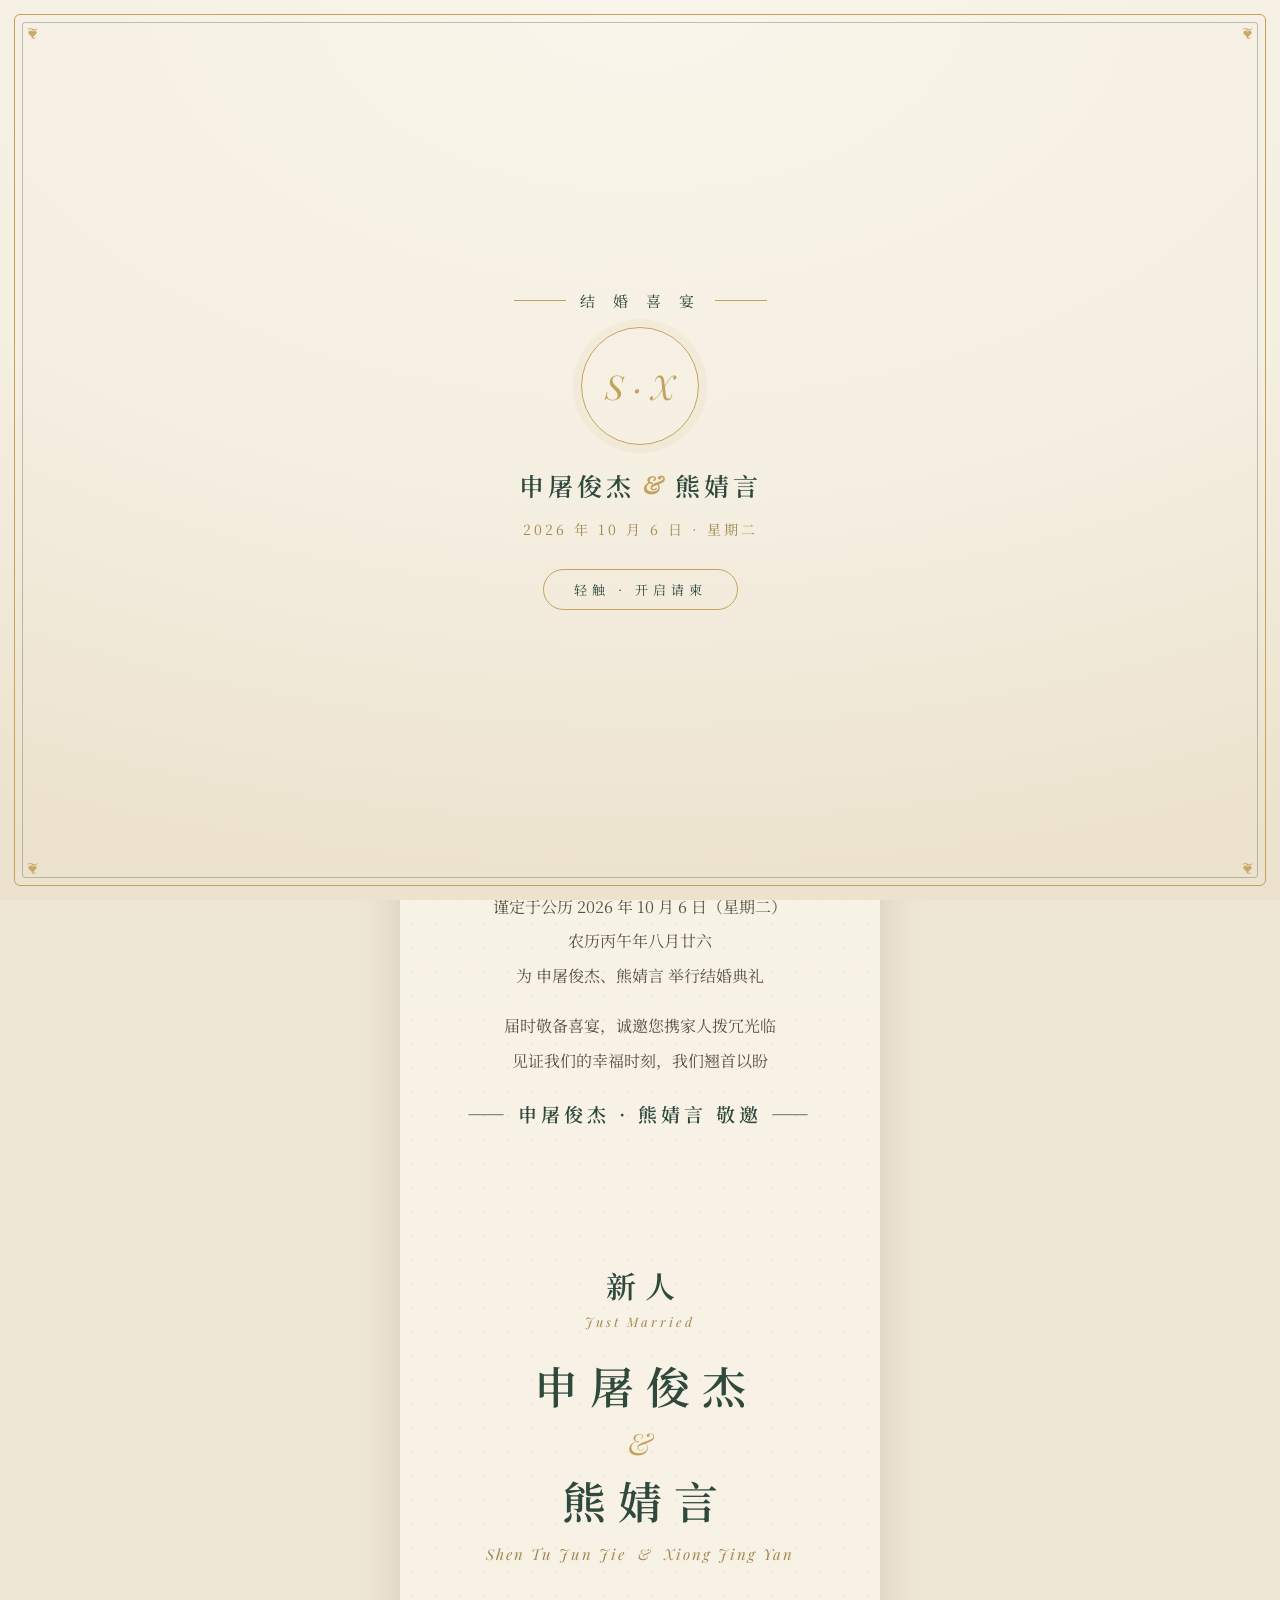
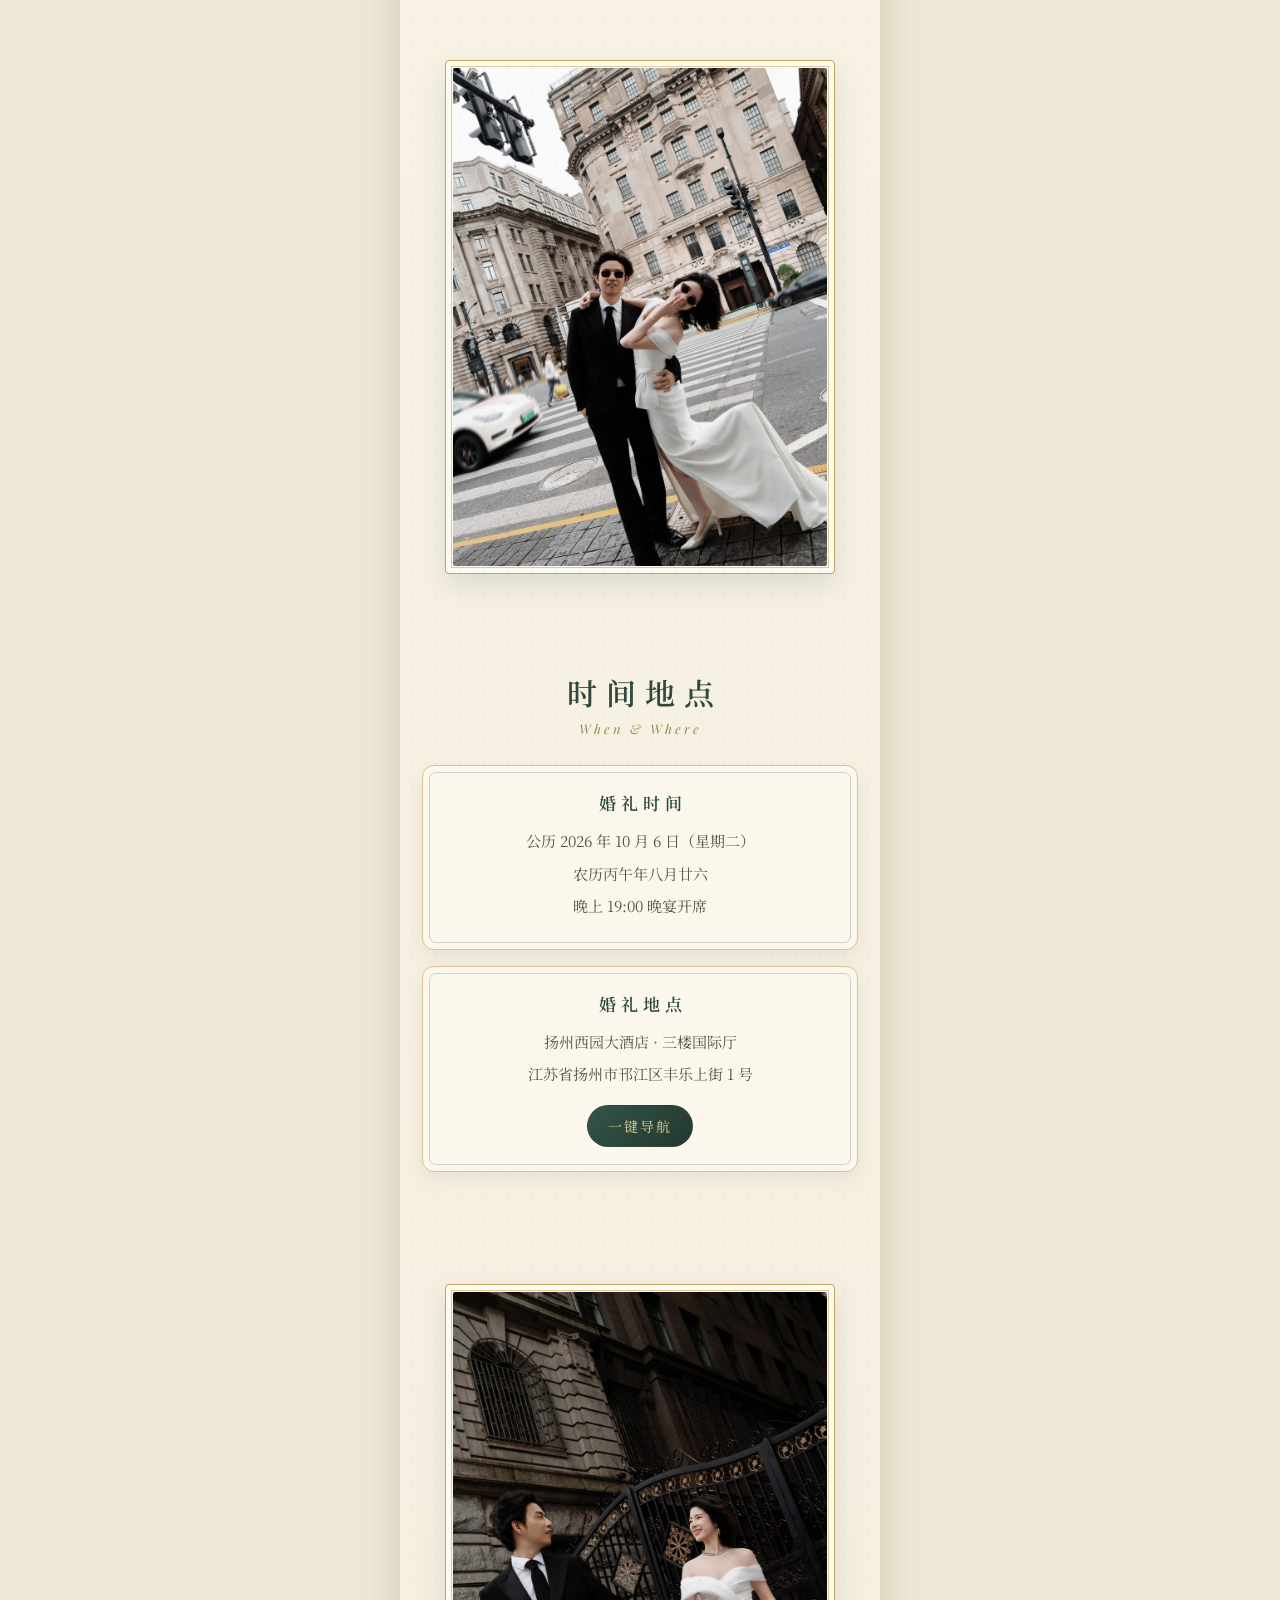
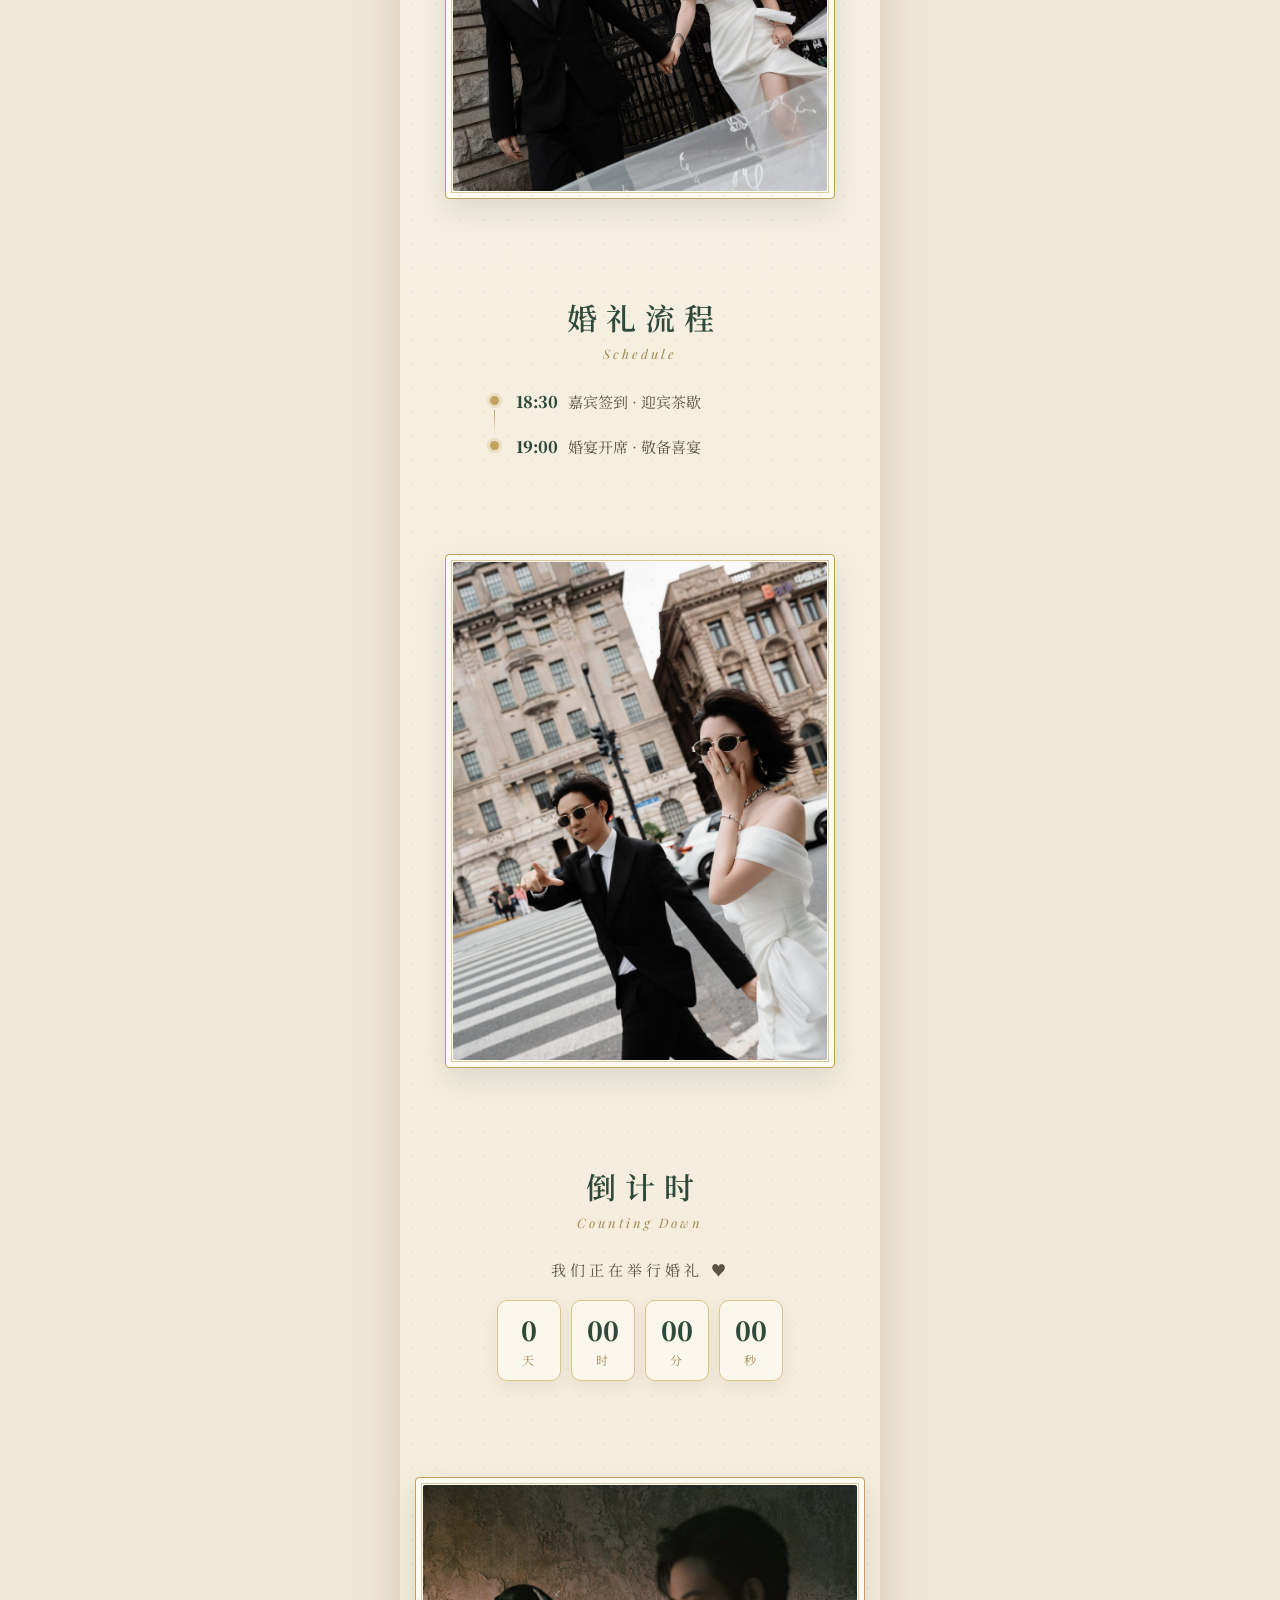
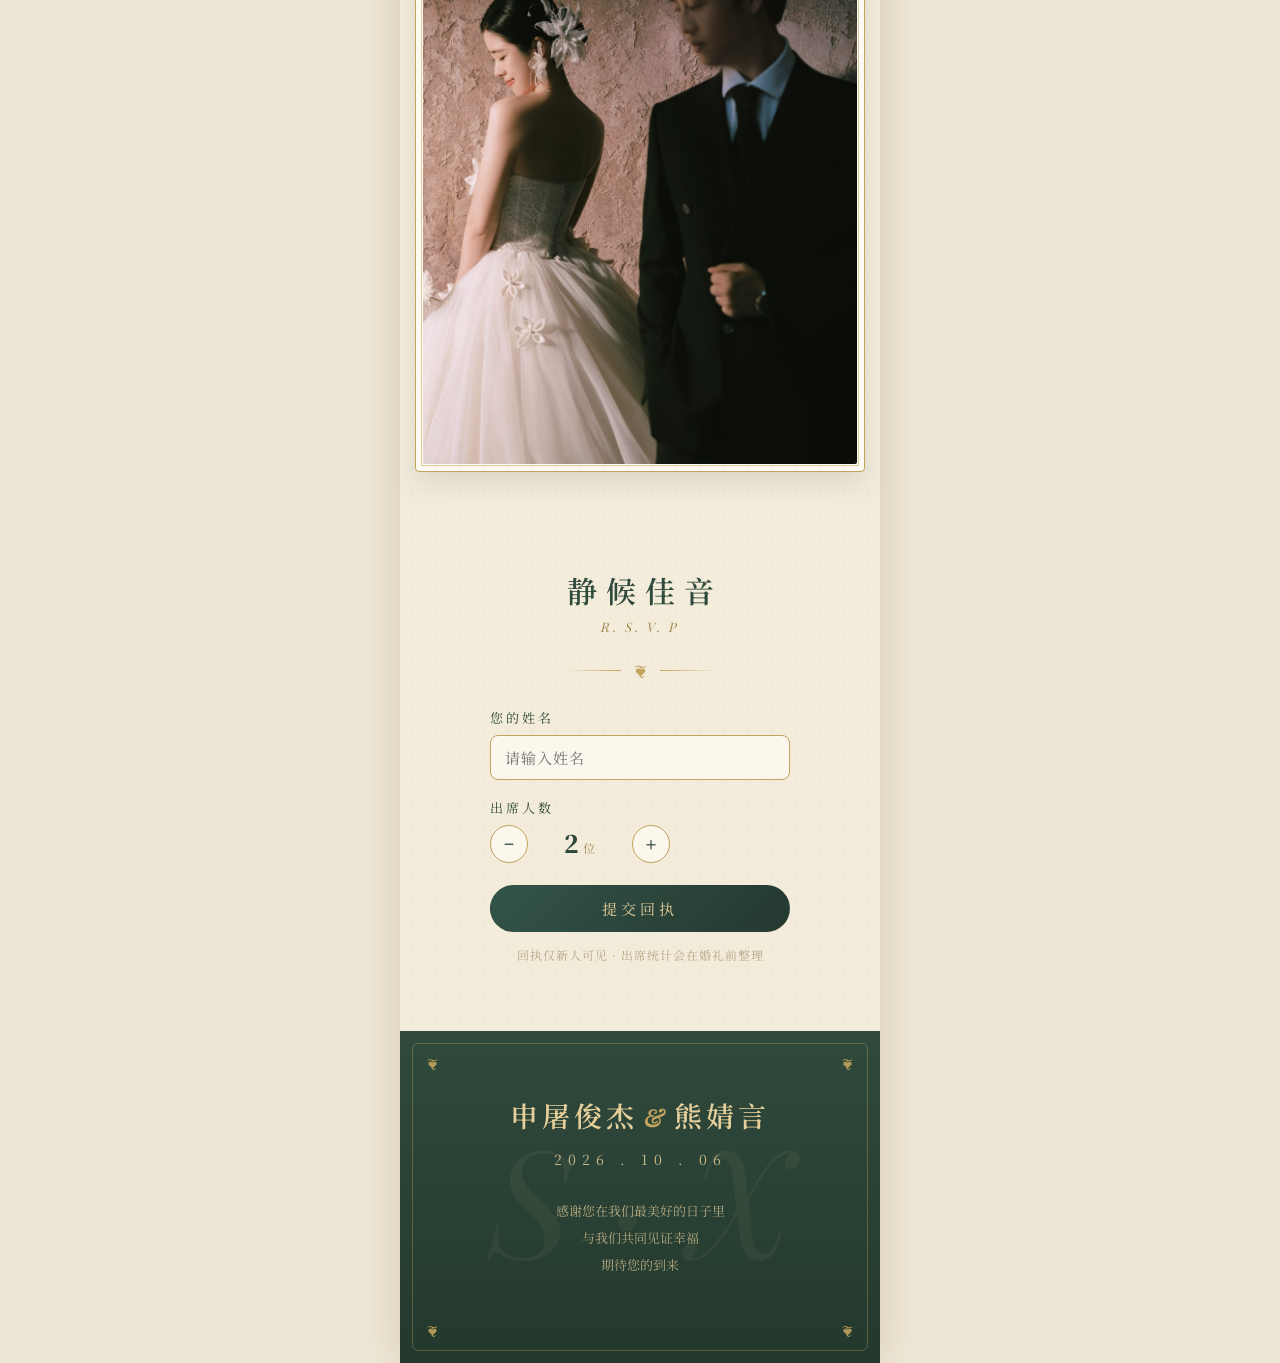
<file: index.html>
<!DOCTYPE html>
<html lang="zh-CN">
<head>
<meta charset="UTF-8">
<meta name="viewport" content="width=device-width,initial-scale=1,viewport-fit=cover">
<meta name="description" content="申屠俊杰 & 熊婧言 结婚喜宴电子请柬 · 2026年10月6日 · 诚邀您的莅临">
<title>申屠俊杰 & 熊婧言 的婚礼请柬 · 2026.10.06</title>
<!--
  ★★★ 自定义指南（改这里就够了）★★★
  1. 新人姓名：申屠俊杰 / 熊婧言（封面与页脚的字母组合章为 S · X，如需修改请搜索替换）
  2. 婚礼时间：修改页面中的日期文字，以及底部脚本里的 target（倒计时截止时间）
  3. 婚礼地点：替换「幸福大酒店 / 三楼宴会厅 / 示例市幸福路88号」，以及「一键导航」链接里的 keywords
  4. 新人照片：把 class="photo" 的占位块换成 <img src="照片.jpg">
  5. 背景音乐：给 <audio id="bgm"> 加上 src="你的音乐.mp3"
  6. 联系方式：应新人要求未展示电话；如需恢复，在地点卡片与回执区加回 tel: 链接即可
-->
<link rel="stylesheet" href="fonts/fonts.css">
<style>
  :root{
    --cream:#f5efe2;
    --cream-deep:#efe7d6;
    --green:#2f4a3c;
    --green-deep:#24382e;
    --gold:#c2a35d;
    --gold-soft:#a08850;
    --text:#5a5342;
    --play:'Playfair Display',Georgia,'Times New Roman',serif;
  }
  *{box-sizing:border-box}
  html{-webkit-text-size-adjust:100%}
  body{
    margin:0;
    font-family:'Noto Serif SC','Songti SC','STSong','SimSun',serif;
    background:var(--cream-deep);
    color:var(--text);
    -webkit-font-smoothing:antialiased;
  }
  body.locked{overflow:hidden}

  .page{
    max-width:480px;
    margin:0 auto;
    min-height:100vh;
    background:linear-gradient(180deg,#f9f4e9,#f3ebd9);
    box-shadow:0 0 40px rgba(90,70,40,.18);
    position:relative;
  }
  .page::before{
    content:'';
    position:absolute;inset:0;
    background-image:radial-gradient(rgba(47,74,60,.05) 1px,transparent 1.4px);
    background-size:24px 24px;
    pointer-events:none;
  }

  /* ❦ 四角花饰 */
  .corner{position:absolute;color:var(--gold);font-size:13px;line-height:1;opacity:.9;pointer-events:none}
  .c-tl{left:26px;top:26px}
  .c-tr{right:26px;top:26px}
  .c-bl{left:26px;bottom:26px}
  .c-br{right:26px;bottom:26px}

  /* ---------- 开场封面 ---------- */
  #cover{
    position:fixed;inset:0;z-index:100;
    display:flex;flex-direction:column;align-items:center;justify-content:center;
    gap:16px;padding:24px;text-align:center;cursor:pointer;
    background:radial-gradient(120% 100% at 50% 0%,#faf5ea 0%,#f5efe2 55%,#ece2cd 100%);
    color:var(--green);
    transition:opacity .8s ease,transform .8s ease;
  }
  #cover::before{
    content:'';position:absolute;inset:14px;
    border:1px solid var(--gold);border-radius:6px;
    pointer-events:none;
  }
  #cover::after{
    content:'';position:absolute;inset:22px;
    border:1px solid rgba(47,74,60,.3);border-radius:3px;
    pointer-events:none;
  }
  #cover.hide{opacity:0;transform:scale(1.05);pointer-events:none}
  .cover-sub{
    margin:0;display:flex;align-items:center;gap:14px;
    letter-spacing:7px;font-size:15px;color:var(--green);
  }
  .cover-sub::before,.cover-sub::after{content:'';width:52px;height:1px;background:var(--gold)}
  .cover-mono{
    width:118px;height:118px;border:1px solid var(--gold);border-radius:50%;
    display:flex;align-items:center;justify-content:center;
    font-family:var(--play);font-style:italic;font-size:34px;color:var(--gold);
    box-shadow:0 0 0 8px rgba(194,163,93,.08);
    animation:breath 3s ease-in-out infinite;
  }
  @keyframes breath{
    50%{transform:scale(1.045);box-shadow:0 0 0 13px rgba(194,163,93,.14)}
  }
  .cover-names{margin:6px 0 0;font-size:25px;letter-spacing:4px;color:var(--green);font-weight:600}
  .cover-names em{font-family:var(--play);font-style:italic;color:var(--gold);font-size:24px;padding:0 8px;vertical-align:2px}
  .cover-date{margin:0;font-size:14px;letter-spacing:3px;color:var(--gold-soft)}
  .cover-open{
    margin:14px 0 0;font-size:13px;letter-spacing:5px;color:var(--green);
    border:1px solid var(--gold);border-radius:999px;padding:10px 30px;
    animation:pulse 2s ease-in-out infinite;
  }
  @keyframes pulse{50%{transform:scale(1.06);box-shadow:0 0 18px rgba(194,163,93,.45)}}

  /* ---------- 音乐按钮 ---------- */
  #musicBtn{
    position:fixed;top:14px;right:14px;z-index:90;
    width:40px;height:40px;border-radius:50%;
    border:1px solid var(--gold);
    background:rgba(47,74,60,.9);color:#e6cf9a;font-size:18px;
    display:none;align-items:center;justify-content:center;cursor:pointer;
  }
  body.opened #musicBtn{display:flex}
  #musicBtn.on{animation:spin 3s linear infinite}
  @keyframes spin{to{transform:rotate(360deg)}}

  /* ---------- 飘落金花 ---------- */
  #petals{position:fixed;inset:0;overflow:hidden;pointer-events:none;z-index:50}
  .petal{position:absolute;top:-8vh;animation-name:fleck;animation-timing-function:linear;animation-iteration-count:infinite}
  .petal::before{content:'❦';display:block;font-size:15px;line-height:1}
  .p-g::before{color:#c9b375}
  .p-r::before{color:#b3944e}
  @keyframes fleck{
    0%  {transform:translate3d(0,-8vh,0) rotate(-20deg)}
    25% {transform:translate3d(3vw,26vh,0) rotate(15deg)}
    50% {transform:translate3d(-2vw,54vh,0) rotate(-15deg)}
    75% {transform:translate3d(3vw,82vh,0) rotate(20deg)}
    100%{transform:translate3d(0,112vh,0) rotate(-10deg)}
  }

  /* ---------- 首屏 ---------- */
  .hero{
    background:linear-gradient(180deg,#f9f4e9,#f4eddb);
    color:var(--green);text-align:center;
    padding:66px 22px 88px;position:relative;
  }
  .hero::before{
    content:'';position:absolute;inset:12px;
    border:1px solid var(--gold);border-radius:6px;pointer-events:none;
  }
  .hero::after{
    content:'';position:absolute;inset:20px;
    border:1px solid rgba(47,74,60,.25);border-radius:3px;pointer-events:none;
  }
  .hero .eyebrow{
    margin:0;font-family:var(--play);font-style:italic;
    letter-spacing:5px;font-size:13px;color:var(--gold-soft);text-transform:uppercase;
  }
  .hero h1{font-weight:600;font-size:42px;margin:20px 0 6px;color:var(--green);letter-spacing:12px;text-indent:12px}
  .hero .orn{margin:2px 0 4px;color:var(--gold);font-size:15px}
  .date-pill{
    display:inline-block;margin-top:18px;padding:8px 16px;position:relative;
    border:1px solid rgba(194,163,93,.6);border-radius:999px;
    font-size:13px;letter-spacing:1px;color:var(--green);
    white-space:nowrap;
  }
  .date-pill::before,.date-pill::after{
    content:'';display:inline-block;width:4px;height:4px;background:var(--gold);
    transform:rotate(45deg);vertical-align:2px;
  }
  .date-pill::before{margin-right:9px}
  .date-pill::after{margin-left:9px}
  .hint-box{position:absolute;bottom:20px;left:50%;transform:translateX(-50%)}
  .chevron{
    display:block;width:12px;height:12px;
    border-right:2px solid var(--gold);border-bottom:2px solid var(--gold);
    transform:rotate(45deg);
    animation:bounce 1.6s ease-in-out infinite;
  }
  @keyframes bounce{0%,100%{margin-top:0;opacity:.45}50%{margin-top:10px;opacity:1}}

  /* ---------- 通用板块 ---------- */
  section{padding:56px 22px;text-align:center;position:relative}
  .sec-title{font-weight:600;font-size:30px;color:var(--green);letter-spacing:9px;text-indent:9px;margin:0 0 6px}
  .sec-sub{font-family:var(--play);font-style:italic;font-size:13px;letter-spacing:3px;color:var(--gold-soft);margin:0 0 28px}
  .ornament{display:flex;align-items:center;gap:12px;justify-content:center;margin:0 0 30px}
  .ornament::before,.ornament::after{content:'';flex:none;width:56px;height:1px}
  .ornament::before{background:linear-gradient(90deg,transparent,var(--gold))}
  .ornament::after{background:linear-gradient(90deg,var(--gold),transparent)}
  .ornament i{font-style:normal;color:var(--gold);font-size:15px;line-height:1}
  .ornament i::before{content:'❦'}

  /* ---------- 喜帖正文 ---------- */
  .invite-text p{line-height:2.15;font-size:16px;color:var(--text);margin:0 0 16px}
  .invite-text .sign{font-size:19px;color:var(--green);letter-spacing:4px;font-weight:600}

  /* ---------- 新人 ---------- */
  .couple{display:flex;flex-direction:column;align-items:center;gap:10px;margin:14px 0 6px}
  .gname{font-size:44px;color:var(--green);letter-spacing:12px;text-indent:12px;font-weight:600;line-height:1.25}
  .amp2{font-family:var(--play);font-style:italic;color:var(--gold);font-size:30px}
  .couple-en{margin:16px 0 0;font-family:var(--play);font-style:italic;color:var(--gold-soft);letter-spacing:2px;font-size:15px}

  /* ---------- 倒计时 ---------- */
  #cd-title{margin:0 0 20px;font-size:15px;letter-spacing:4px;color:var(--text)}
  .cd{display:flex;gap:10px;justify-content:center}
  .cd-box{
    min-width:64px;padding:12px 8px 10px;
    background:#fbf7ec;border:1px solid #d9c48a;border-radius:10px;
    box-shadow:0 6px 16px rgba(90,70,40,.08);
  }
  .cd b{display:block;font-size:26px;color:var(--green);font-weight:900;font-variant-numeric:tabular-nums;line-height:1.3}
  .cd span{font-size:12px;color:var(--gold-soft);letter-spacing:2px}

  /* ---------- 信息卡片 ---------- */
  .card{
    background:#fbf7ec;border:1px solid #d9c48a;border-radius:12px;
    padding:24px 18px;margin:0 0 16px;position:relative;
    box-shadow:0 8px 20px rgba(90,70,40,.08);
  }
  .card::before{
    content:'';position:absolute;inset:6px;
    border:1px solid rgba(47,74,60,.22);border-radius:7px;pointer-events:none;
  }
  .card h3{margin:0 0 12px;font-size:17px;color:var(--green);letter-spacing:5px;text-indent:5px;font-weight:600}
  .card p{margin:4px 0;font-size:15px;color:var(--text);line-height:1.9}
  .btn-row{display:flex;gap:10px;justify-content:center;margin-top:16px;flex-wrap:wrap}
  .btn{
    display:inline-flex;align-items:center;gap:6px;
    padding:10px 20px;border-radius:999px;
    font-size:14px;letter-spacing:2px;text-decoration:none;cursor:pointer;
    border:1px solid transparent;font-family:inherit;
  }
  .btn-green{background:linear-gradient(135deg,#33544a,var(--green-deep));color:#e6cf9a}
  .btn-line{border-color:var(--gold);color:var(--green);background:transparent}

  /* ---------- 流程 ---------- */
  .timeline{max-width:300px;margin:0 auto;text-align:left}
  .tl-item{position:relative;padding:0 0 22px 26px}
  .tl-item::before{
    content:'';position:absolute;left:0;top:6px;width:9px;height:9px;
    background:var(--gold);border-radius:50%;box-shadow:0 0 0 3px rgba(194,163,93,.22);
  }
  .tl-item::after{
    content:'';position:absolute;left:4px;top:20px;bottom:0;width:1px;
    background:linear-gradient(var(--gold),transparent);
  }
  .tl-item:last-child{padding-bottom:0}
  .tl-item:last-child::after{display:none}
  .tl-time{font-weight:900;color:var(--green);font-size:16px;margin-right:10px;font-variant-numeric:tabular-nums}
  .tl-name{color:var(--text);font-size:15px}

  /* ---------- 散布照片（复古相框式） ---------- */
  figure.ph{
    margin:40px auto;max-width:390px;padding:7px;
    background:#fdfaf1;border:1px solid var(--gold);border-radius:4px;
    box-shadow:inset 0 0 0 5px #fdfaf1,inset 0 0 0 6px rgba(194,163,93,.55),
               0 12px 28px rgba(47,74,60,.13);
  }
  .ph img{display:block;width:100%;border-radius:2px}
  .ph.wide{max-width:760px}         /* 横幅照片带 */
  .ph.mid{max-width:450px}          /* 略大的主照片 */
  .ph small{                        /* 可选的照片题注 */
    display:block;margin-top:9px;text-align:center;
    font-size:12px;letter-spacing:4px;color:#b3a685;
  }

  /* ---------- 回执表单 ---------- */
  #rsvp-form{max-width:300px;margin:0 auto;text-align:left}
  .field{margin-bottom:18px}
  .field label{display:block;font-size:13px;color:var(--green);letter-spacing:3px;margin-bottom:8px}
  .field input{
    width:100%;padding:11px 14px;border:1px solid var(--gold);border-radius:8px;
    background:#fbf7ec;color:var(--text);font-family:inherit;font-size:15px;letter-spacing:1px;
  }
  .field input:focus{outline:none;border-color:var(--green)}
  .stepper{display:flex;align-items:center;gap:20px}
  .stepper button{
    width:38px;height:38px;border-radius:50%;border:1px solid var(--gold);
    background:#fbf7ec;color:var(--green);font-size:18px;cursor:pointer;line-height:1;
  }
  .count-show{display:flex;align-items:baseline;gap:4px;min-width:64px;justify-content:center}
  .count-show b{font-size:24px;font-weight:900;color:var(--green);font-variant-numeric:tabular-nums;line-height:1}
  .count-unit{font-size:12px;color:var(--gold-soft);letter-spacing:2px}
  .btn-submit{width:100%;justify-content:center;font-size:15px;letter-spacing:4px;padding:12px 0;margin-top:4px}
  .rsvp-done{text-align:center;padding:16px 0 4px}
  .rsvp-done .orn{color:var(--gold);font-size:22px}
  .done-title{font-size:20px;color:var(--green);letter-spacing:4px;margin:12px 0 8px;font-weight:600}
  .done-sub{font-size:14px;color:var(--text);letter-spacing:2px;margin:4px 0}
  .rsvp-note{font-size:12px;color:#b3a685;letter-spacing:1px;margin-top:14px;text-align:center}

  /* ---------- 页脚 ---------- */
  footer{
    background:linear-gradient(180deg,var(--green),var(--green-deep));
    color:#e6cf9a;text-align:center;padding:64px 20px 84px;position:relative;overflow:hidden;
  }
  footer::before{
    content:'';position:absolute;inset:12px;
    border:1px solid rgba(194,163,93,.35);border-radius:6px;pointer-events:none;
  }
  footer .wm{
    position:absolute;top:50%;left:50%;transform:translate(-50%,-50%);
    font-family:var(--play);font-style:italic;font-size:150px;color:rgba(230,207,154,.06);
    pointer-events:none;user-select:none;line-height:1;white-space:nowrap;
  }
  .f-names{font-size:28px;letter-spacing:4px;margin:0;font-weight:600;color:#e6cf9a}
  .f-names em{font-family:var(--play);font-style:italic;color:var(--gold);font-size:24px;padding:0 6px}
  .f-date{letter-spacing:6px;margin:14px 0 0;font-size:14px;color:rgba(230,207,154,.85)}
  .f-thanks{margin:28px 0 0;font-size:13px;color:rgba(230,207,154,.72);line-height:2.1}

  /* ---------- 提示条 ---------- */
  #toast{
    position:fixed;left:50%;bottom:12%;z-index:120;
    transform:translateX(-50%) translateY(10px);
    background:rgba(36,56,46,.94);color:#e6cf9a;
    padding:10px 22px;border-radius:999px;
    font-size:14px;letter-spacing:1px;text-align:center;max-width:82%;
    opacity:0;transition:.35s;pointer-events:none;
  }
  #toast.show{opacity:1;transform:translateX(-50%) translateY(0)}

  /* ---------- 滚动渐显 ---------- */
  html.js .reveal{opacity:0;transform:translateY(26px);transition:opacity .9s ease,transform .9s ease}
  html.js .reveal.in{opacity:1;transform:none}

  @media (prefers-reduced-motion:reduce){
    *{animation:none!important;transition:none!important}
    .petal{display:none}
  }
</style>
<noscript>
  <style>
    #cover{display:none}
    body{overflow:auto!important}
  </style>
</noscript>
</head>
<body class="locked">

<!-- 开场封面：点击开启 -->
<div id="cover" role="button" aria-label="轻触开启请柬">
  <span class="corner c-tl">❦</span><span class="corner c-tr">❦</span>
  <span class="corner c-bl">❦</span><span class="corner c-br">❦</span>
  <p class="cover-sub">结 婚 喜 宴</p>
  <div class="cover-mono">S · X</div>
  <p class="cover-names">申屠俊杰<em>&amp;</em>熊婧言</p>
  <p class="cover-date">2026 年 10 月 6 日 · 星期二</p>
  <p class="cover-open">轻触 · 开启请柬</p>
</div>

<!-- ★ 背景音乐：加上 src="你的音乐.mp3" 即可 -->
<audio id="bgm" loop preload="none"></audio>
<button id="musicBtn" aria-label="播放/暂停背景音乐">♪</button>

<div class="page">

  <!-- 首屏 -->
  <section class="hero">
    <span class="corner c-tl">❦</span><span class="corner c-tr">❦</span>
    <span class="corner c-bl">❦</span><span class="corner c-br">❦</span>
    <p class="eyebrow">The Wedding Invitation</p>
    <h1>我们结婚啦</h1>
    <div class="orn">❦</div>
    <span class="date-pill">2026.10.06 · 星期二 · 西园大酒店</span>
    <div class="hint-box"><span class="chevron"></span></div>
  </section>

  <!-- 照片 · 庭院全景 -->
  <figure class="ph wide reveal"><img src="photos/photo-hero.jpg?v=20260823" alt="欧式庭院拱门合影" loading="lazy"></figure>

  <!-- 喜帖正文 -->
  <section>
    <div class="reveal">
      <h2 class="sec-title">喜帖</h2>
      <p class="sec-sub">Wedding Invitation</p>
    </div>
    <div class="ornament reveal"><i></i></div>
    <div class="invite-text reveal">
      <p>谨定于公历 2026 年 10 月 6 日（星期二）<br>农历丙午年八月廿六<br>为 申屠俊杰、熊婧言 举行结婚典礼</p>
      <p>届时敬备喜宴，诚邀您携家人拨冗光临<br>见证我们的幸福时刻，我们翘首以盼</p>
      <p class="sign">—— 申屠俊杰 · 熊婧言 敬邀 ——</p>
    </div>
  </section>

  <!-- 新人 -->
  <section>
    <div class="reveal">
      <h2 class="sec-title">新人</h2>
      <p class="sec-sub">Just Married</p>
    </div>
    <div class="couple reveal">
        <span class="gname">申屠俊杰</span>
        <span class="amp2">&amp;</span>
        <span class="gname">熊婧言</span>
    </div>
    <p class="couple-en reveal">Shen Tu Jun Jie &nbsp;&amp;&nbsp; Xiong Jing Yan</p>
  </section>

  <!-- 照片 · 楼梯扶腰回眸 -->
  <figure class="ph reveal"><img src="photos/photo-1.jpg?v=20260823" alt="楼梯间扶腰回眸合影" loading="lazy"></figure>

  <!-- 时间 · 地点 -->
  <section>
    <div class="reveal">
      <h2 class="sec-title">时间地点</h2>
      <p class="sec-sub">When &amp; Where</p>
    </div>
    <div class="card reveal">
      <h3>婚礼时间</h3>
      <p>公历 2026 年 10 月 6 日（星期二）</p>
      <p>农历丙午年八月廿六</p>
      <p>晚上 19:00 晚宴开席</p>
    </div>
    <div class="card reveal">
      <h3>婚礼地点</h3>
      <p>扬州西园大酒店 · 三楼国际厅</p>
      <p>江苏省扬州市邗江区丰乐上街 1 号</p>
      <div class="btn-row">
        <a class="btn btn-green" href="https://uri.amap.com/search?keywords=扬州西园大酒店" target="_blank" rel="noopener">一键导航</a>
      </div>
    </div>
  </section>

  <!-- 照片 · 林间相依 -->
  <figure class="ph reveal"><img src="photos/photo-2.jpg?v=20260823" alt="林间头纱相依合影" loading="lazy"></figure>

  <!-- 婚礼流程 -->
  <section>
    <div class="reveal">
      <h2 class="sec-title">婚礼流程</h2>
      <p class="sec-sub">Schedule</p>
    </div>
    <div class="timeline reveal">
      <div class="tl-item"><span class="tl-time">18:30</span><span class="tl-name">嘉宾签到 · 迎宾茶歇</span></div>
      <div class="tl-item"><span class="tl-time">19:00</span><span class="tl-name">婚宴开席 · 敬备喜宴</span></div>
    </div>
  </section>

  <!-- 照片 · 楼梯暖光 -->
  <figure class="ph reveal"><img src="photos/photo-3.jpg?v=20260823" alt="楼梯间暖光对视" loading="lazy"></figure>

  <!-- 倒计时 -->
  <section>
    <div class="reveal">
      <h2 class="sec-title">倒计时</h2>
      <p class="sec-sub">Counting Down</p>
    </div>
    <p id="cd-title" class="reveal">距婚礼盛典还有</p>
    <div class="cd reveal">
      <div class="cd-box"><b id="cd-d">--</b><span>天</span></div>
      <div class="cd-box"><b id="cd-h">--</b><span>时</span></div>
      <div class="cd-box"><b id="cd-m">--</b><span>分</span></div>
      <div class="cd-box"><b id="cd-s">--</b><span>秒</span></div>
    </div>
  </section>

  <!-- 照片 · 暖光相依 -->
  <figure class="ph mid reveal"><img src="photos/photo-4.jpg?v=20260823" alt="暖光相依而坐合影" loading="lazy"></figure>

  <!-- 回复邀请 -->
  <section>
    <div class="reveal">
      <h2 class="sec-title">静候佳音</h2>
      <p class="sec-sub">R. S. V. P</p>
    </div>
    <div class="ornament reveal"><i></i></div>
    <form id="rsvp-form" class="reveal" autocomplete="off">
      <div class="field">
        <label for="guest-name">您的姓名</label>
        <input id="guest-name" name="name" type="text" maxlength="20" placeholder="请输入姓名" required>
      </div>
      <div class="field">
        <label>出席人数</label>
        <div class="stepper" id="stepper">
          <button type="button" id="count-minus" aria-label="减少人数">−</button>
          <span class="count-show"><b id="count-val">2</b><span class="count-unit">位</span></span>
          <button type="button" id="count-plus" aria-label="增加人数">＋</button>
        </div>
      </div>
      <button type="submit" class="btn btn-green btn-submit">提交回执</button>
      <p class="rsvp-note">回执仅新人可见 · 出席统计会在婚礼前整理</p>
    </form>
  </section>

  <footer>
    <span class="corner c-tl">❦</span><span class="corner c-tr">❦</span>
    <span class="corner c-bl">❦</span><span class="corner c-br">❦</span>
    <span class="wm" aria-hidden="true">S · X</span>
    <p class="f-names">申屠俊杰<em>&amp;</em>熊婧言</p>
    <p class="f-date">2026 . 10 . 06</p>
    <p class="f-thanks">感谢您在我们最美好的日子里<br>与我们共同见证幸福<br>期待您的到来</p>
  </footer>

</div>

<div id="toast" role="status"></div>

<script>
(function(){
  var d = document;
  d.documentElement.classList.add('js');
  function $(s){ return d.querySelector(s); }
  function $$(s){ return Array.prototype.slice.call(d.querySelectorAll(s)); }

  /* ---------- 提示条 ---------- */
  var toastTimer = null;
  function toast(msg){
    var t = $('#toast');
    t.textContent = msg;
    t.classList.add('show');
    clearTimeout(toastTimer);
    toastTimer = setTimeout(function(){ t.classList.remove('show'); }, 2600);
  }

  /* ---------- 开场封面 ---------- */
  var cover = $('#cover');
  var bgm = $('#bgm'), musicBtn = $('#musicBtn'), playing = false;
  cover.addEventListener('click', function(){
    d.body.classList.remove('locked');
    d.body.classList.add('opened');
    cover.classList.add('hide');
    if (bgm.getAttribute('src')) {
      bgm.play().then(function(){ playing = true; musicBtn.classList.add('on'); }).catch(function(){});
    }
    setTimeout(function(){ if (cover.parentNode) cover.parentNode.removeChild(cover); }, 900);
  });

  /* ---------- 背景音乐开关 ---------- */
  musicBtn.addEventListener('click', function(e){
    e.stopPropagation();
    if (!bgm.getAttribute('src')) {
      toast('尚未配置背景音乐：请给 <audio id="bgm"> 填上 src');
      return;
    }
    if (playing) {
      bgm.pause(); musicBtn.classList.remove('on'); playing = false;
    } else {
      bgm.play().then(function(){ musicBtn.classList.add('on'); playing = true; })
                .catch(function(){ toast('播放失败，请再试一次'); });
    }
  });

  /* ---------- 飘落金花 ---------- */
  var petalWrap = d.createElement('div');
  petalWrap.id = 'petals';
  d.body.appendChild(petalWrap);
  for (var i = 0; i < 16; i++) {
    var p = d.createElement('span');
    p.className = 'petal ' + (i % 3 === 0 ? 'p-g' : 'p-r');
    var size = 10 + Math.random() * 8;
    p.style.cssText =
      'left:' + (Math.random() * 100).toFixed(1) + 'vw;' +
      'width:' + size.toFixed(1) + 'px;height:' + size.toFixed(1) + 'px;' +
      'animation-duration:' + (10 + Math.random() * 9).toFixed(1) + 's;' +
      'animation-delay:-' + (Math.random() * 16).toFixed(1) + 's;' +
      'opacity:' + (0.4 + Math.random() * 0.35).toFixed(2);
    petalWrap.appendChild(p);
  }

  /* ---------- 滚动渐显 ---------- */
  var io = ('IntersectionObserver' in window)
    ? new IntersectionObserver(function(entries){
        entries.forEach(function(en){
          if (en.isIntersecting) { en.target.classList.add('in'); io.unobserve(en.target); }
        });
      }, { threshold: 0.15 })
    : null;
  $$('.reveal').forEach(function(el, i){
    el.style.transitionDelay = (i % 3) * 0.08 + 's';
    if (io) io.observe(el); else el.classList.add('in');
  });

  /* ---------- 倒计时 ★ 修改婚礼时间请同步改这里 ---------- */
  var target = new Date('2026-10-06T19:00:00+08:00').getTime();
  var cdD = $('#cd-d'), cdH = $('#cd-h'), cdM = $('#cd-m'), cdS = $('#cd-s');
  function pad(n){ return (n < 10 ? '0' : '') + n; }
  function tick(){
    var diff = target - Date.now();
    if (diff <= 0) { $('#cd-title').textContent = '我们正在举行婚礼 ♥'; diff = 0; }
    var s = Math.floor(diff / 1000);
    cdD.textContent = Math.floor(s / 86400);
    cdH.textContent = pad(Math.floor(s / 3600) % 24);
    cdM.textContent = pad(Math.floor(s / 60) % 60);
    cdS.textContent = pad(s % 60);
  }
  tick();
  setInterval(tick, 1000);

  /* ---------- 回执收集 ----------
     endpoint 已配置为 FormSubmit AJAX 接口，回执发送至 491042472@qq.com
     首次提交后需在该邮箱中点击 FormSubmit 激活邮件才正式生效          */
  var RSVP = { endpoint: 'https://formsubmit.co/ajax/491042472@qq.com', externalUrl: '' };

  var count = 2;
  var countVal = $('#count-val');
  function setCount(n){ count = Math.min(12, Math.max(1, n)); countVal.textContent = count; }
  $('#count-minus').addEventListener('click', function(){ setCount(count - 1); });
  $('#count-plus').addEventListener('click', function(){ setCount(count + 1); });

  function esc(s){
    return String(s).replace(/[&<>"']/g, function(c){
      return {'&':'&amp;','<':'&lt;','>':'&gt;','"':'&quot;',"'":'&#39;'}[c];
    });
  }

  $('#rsvp-form').addEventListener('submit', function(e){
    e.preventDefault();
    var name = $('#guest-name').value.trim();
    if (!name) { toast('请先填写您的姓名'); $('#guest-name').focus(); return; }
    if (!RSVP.endpoint && RSVP.externalUrl) { window.location.href = RSVP.externalUrl; return; }
    if (!RSVP.endpoint) { toast('回执通道配置中，请稍后再试'); return; }
    var btn = this.querySelector('.btn-submit');
    btn.disabled = true; btn.textContent = '提交中…';
    fetch(RSVP.endpoint, {
      method: 'POST',
      headers: { 'Accept': 'application/json', 'Content-Type': 'application/json' },
      body: JSON.stringify({ _subject: '婚礼回执 · ' + name + ' · ' + count + '位', 姓名: name, 出席人数: count })
    }).then(function(r){
      return r.json().then(function(j){
        if (r.ok && (j.success === 'true' || j.success === true)) return j;
        return Promise.reject(j);
      });
    })
      .then(function(){
        $('#rsvp-form').innerHTML =
          '<div class="rsvp-done"><span class="orn">❦</span>' +
          '<p class="done-title">回执已收到</p>' +
          '<p class="done-sub">' + esc(name) + ' · ' + count + ' 位出席</p>' +
          '<p class="done-sub">期待与您相聚</p></div>';
      })
      .catch(function(){
        btn.disabled = false; btn.textContent = '重新提交';
        toast('提交失败，请稍后再试');
      });
  });
})();
</script>
</body>
</html>
</file>
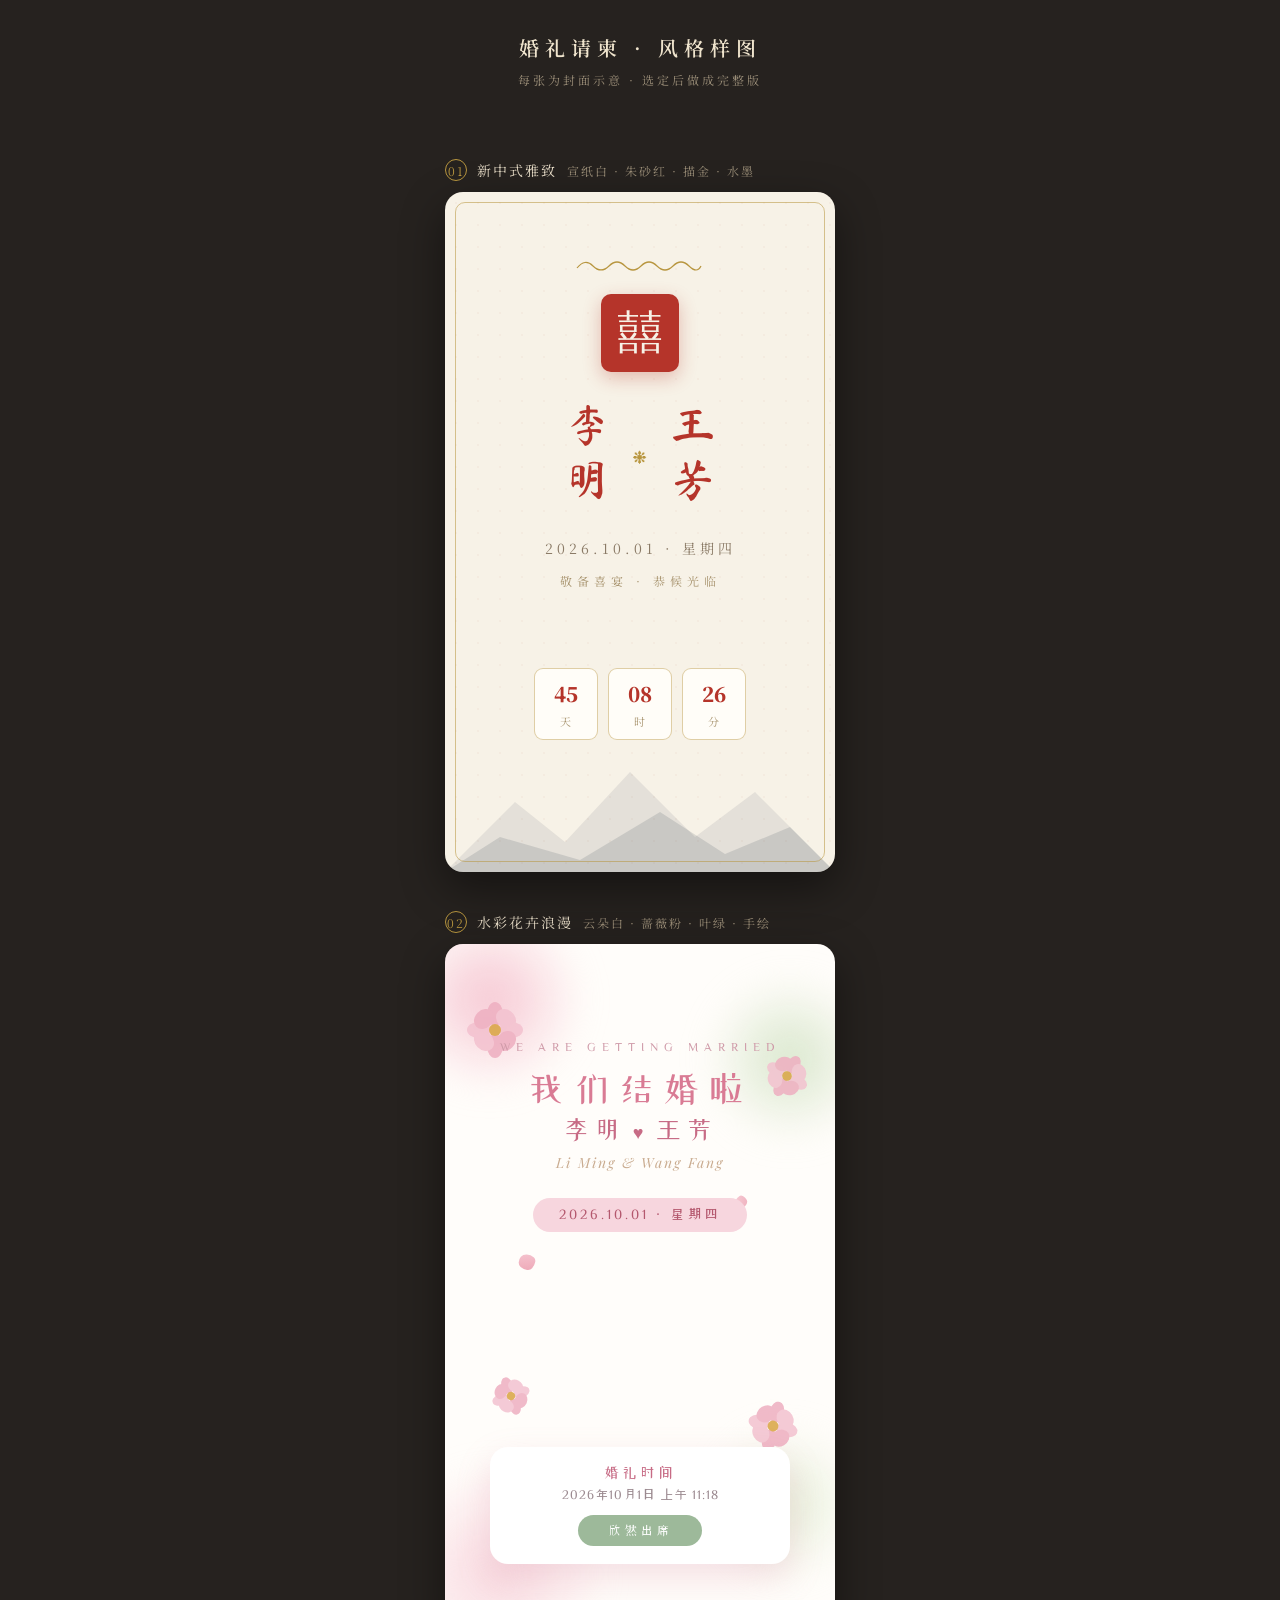
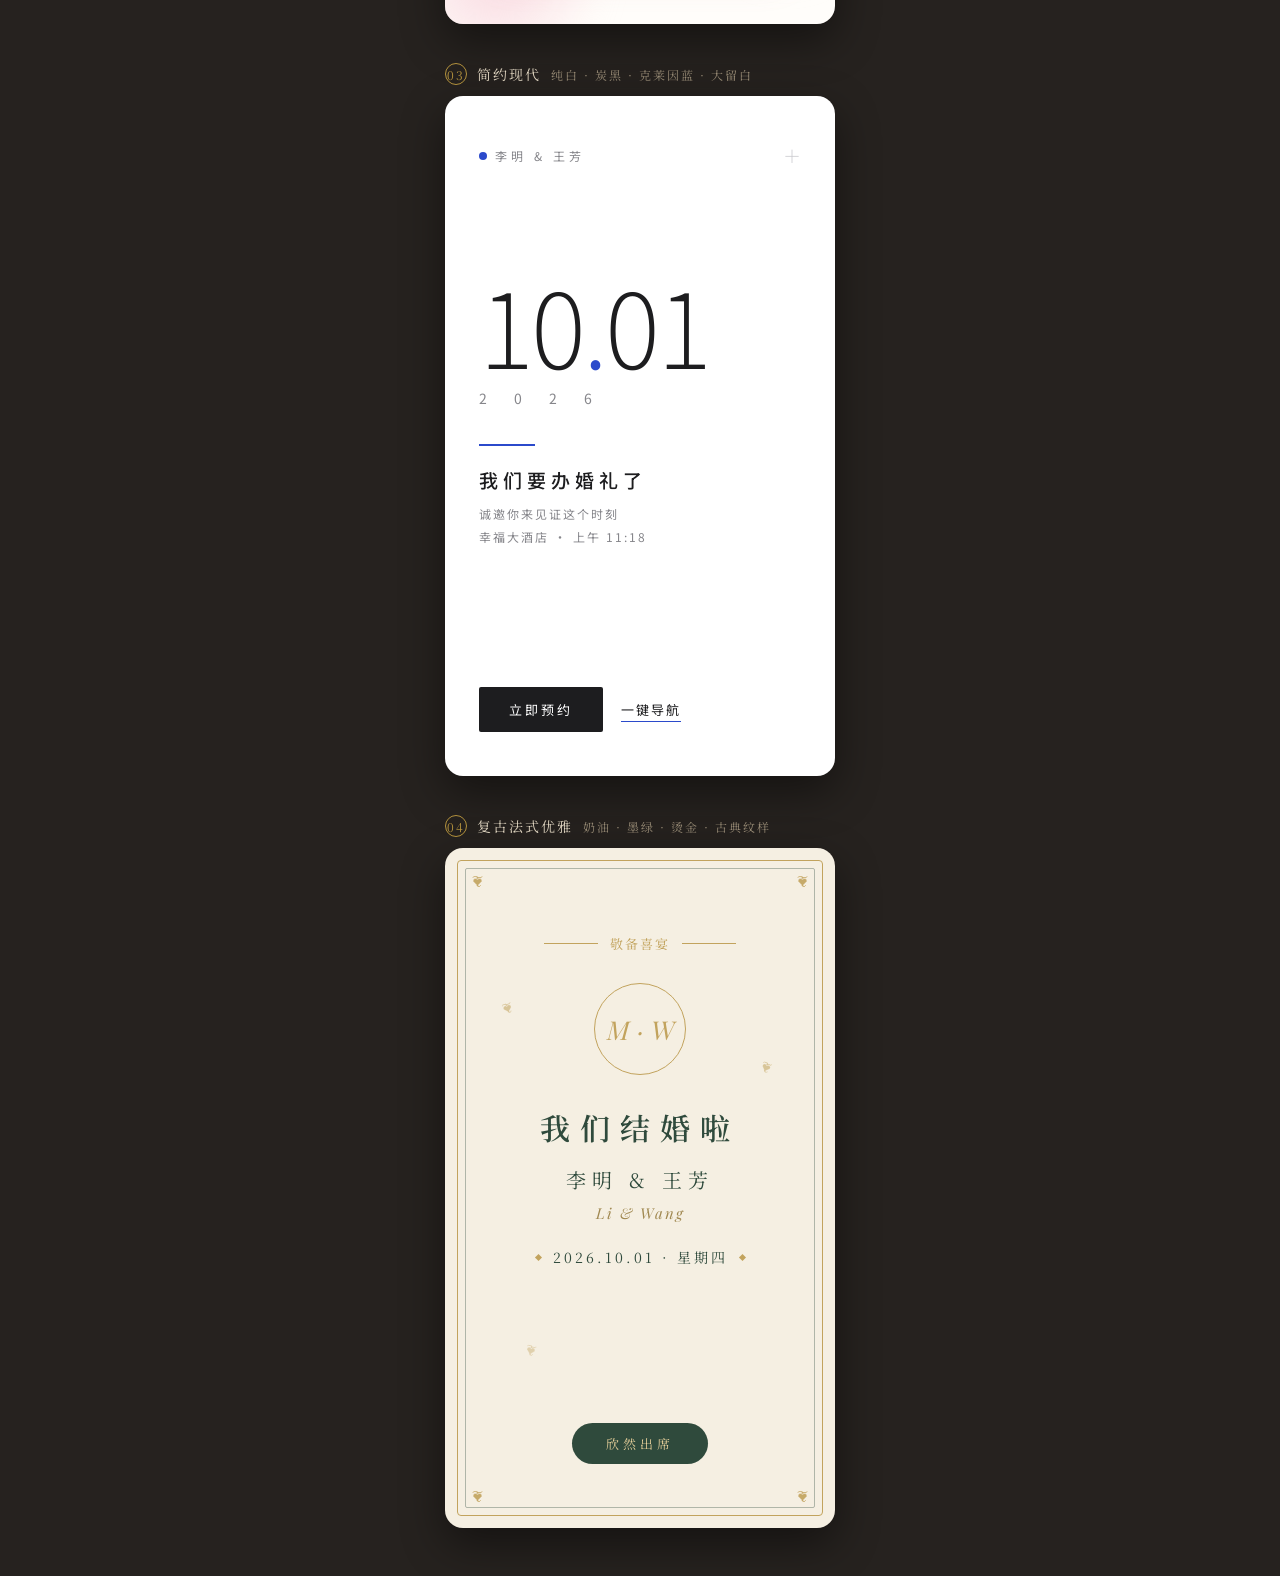
<file: 风格样图.html>
<!DOCTYPE html>
<html lang="zh-CN">
<head>
<meta charset="UTF-8">
<meta name="viewport" content="width=device-width,initial-scale=1">
<title>婚礼请柬 · 风格样图</title>
<link rel="preconnect" href="https://fonts.googleapis.com">
<link rel="preconnect" href="https://fonts.gstatic.com" crossorigin>
<link href="https://fonts.googleapis.com/css2?family=Ma+Shan+Zheng&family=Noto+Serif+SC:wght@400;600;900&family=Noto+Sans+SC:wght@200;400;500&family=ZCOOL+XiaoWei&family=Playfair+Display:ital,wght@0,400;0,600;1,400&display=swap" rel="stylesheet">
<style>
  *{box-sizing:border-box;margin:0;padding:0}
  body{background:#26221f;font-family:'Noto Serif SC','Songti SC',serif;-webkit-font-smoothing:antialiased}
  .wrap{width:390px;margin:0 auto;padding-bottom:48px}
  header{height:120px;display:flex;flex-direction:column;align-items:center;justify-content:center;gap:9px}
  header h1{color:#efe4cd;font-size:20px;font-weight:600;letter-spacing:6px}
  header p{color:#9c8f79;font-size:12px;letter-spacing:3px}
  .block{margin-top:28px}
  .label{height:44px;display:flex;align-items:center;gap:10px;color:#e8ddc8;font-size:14px;letter-spacing:2px}
  .label b{flex:none;width:22px;height:22px;border-radius:50%;border:1px solid #b8963f;color:#b8963f;display:flex;align-items:center;justify-content:center;font-size:12px;font-weight:400}
  .label span{color:#9c8f79;font-size:12px}
  .mock{width:390px;height:680px;position:relative;overflow:hidden;border-radius:18px;box-shadow:0 16px 44px rgba(0,0,0,.45)}

  /* ============ 01 新中式雅致 ============ */
  .cn{background:#f7f2e7;color:#6b5847}
  .cn::before{content:'';position:absolute;inset:0;background-image:radial-gradient(rgba(181,52,42,.04) 1px,transparent 1.4px);background-size:22px 22px}
  .cn::after{content:'';position:absolute;inset:10px;border:1px solid rgba(184,150,63,.55);border-radius:10px}
  .cn .inner{position:absolute;inset:0;display:flex;flex-direction:column;align-items:center;padding-top:64px}
  .cn .cloud{margin-bottom:22px;line-height:0}
  .cn .seal{width:78px;height:78px;background:#b5342a;color:#f7f2e7;border-radius:10px;display:flex;align-items:center;justify-content:center;font-family:'Ma Shan Zheng',cursive;font-size:46px;box-shadow:0 6px 18px rgba(181,52,42,.3)}
  .cn .names{display:flex;align-items:center;gap:24px;margin-top:30px}
  .cn .vname{writing-mode:vertical-rl;font-family:'Ma Shan Zheng',cursive;font-size:44px;color:#b5342a;letter-spacing:.25em;line-height:1}
  .cn .sep{color:#b8963f;font-size:14px}
  .cn .date{margin-top:26px;font-size:14px;letter-spacing:4px;color:#8a7a66}
  .cn .tip{margin-top:14px;font-size:12px;letter-spacing:5px;color:#a8946f}
  .cn .chips{position:absolute;left:0;right:0;bottom:132px;display:flex;gap:10px;justify-content:center}
  .cn .chip{width:64px;padding:10px 0 8px;background:#fffdf8;border:1px solid rgba(184,150,63,.45);border-radius:9px;text-align:center}
  .cn .chip b{display:block;font-size:20px;color:#b5342a;font-weight:900;font-variant-numeric:tabular-nums}
  .cn .chip span{font-size:11px;color:#a8946f;letter-spacing:2px}
  .cn .mount{position:absolute;left:0;right:0;bottom:0;line-height:0}

  /* ============ 02 水彩花卉浪漫 ============ */
  .fl{background:#fffdfa;color:#8a737c;font-family:'ZCOOL XiaoWei',serif}
  .fl .blob{position:absolute;border-radius:50%;filter:blur(16px)}
  .fl .b1{width:190px;height:190px;left:-50px;top:-40px;background:radial-gradient(circle,#f6c6d2 0%,rgba(246,198,210,0) 70%)}
  .fl .b2{width:170px;height:170px;right:-40px;top:30px;background:radial-gradient(circle,#d8e6cb 0%,rgba(216,230,203,0) 70%)}
  .fl .b3{width:220px;height:220px;left:-60px;bottom:-60px;background:radial-gradient(circle,#f9d9e0 0%,rgba(249,217,224,0) 70%)}
  .fl .b4{width:160px;height:160px;right:-30px;bottom:40px;background:radial-gradient(circle,#e6efd9 0%,rgba(230,239,217,0) 70%)}
  .fl .flower{position:absolute;line-height:0}
  .fl .f1{left:22px;top:58px}
  .fl .f2{right:20px;top:104px;transform:rotate(30deg) scale(.8)}
  .fl .f3{left:38px;bottom:200px;transform:rotate(-20deg) scale(.7)}
  .fl .f4{right:34px;bottom:170px;transform:rotate(15deg) scale(.9)}
  .fl .petal{position:absolute;background:linear-gradient(135deg,#f4b8c6,#e890a4);border-radius:65% 35% 60% 40%/50% 60% 40% 50%}
  .fl .p1{width:16px;height:16px;left:74px;top:310px;transform:rotate(40deg);opacity:.8}
  .fl .p2{width:12px;height:12px;right:88px;top:252px;transform:rotate(-30deg);opacity:.7}
  .fl .inner{position:absolute;inset:0;display:flex;flex-direction:column;align-items:center;padding-top:96px}
  .fl .eyebrow{letter-spacing:6px;font-size:12px;color:#cf9aa8}
  .fl h3{font-size:36px;color:#d97b94;letter-spacing:8px;font-weight:400;margin:18px 0 10px}
  .fl .names{font-size:26px;color:#c76b85;letter-spacing:4px}
  .fl .names em{font-style:normal;font-size:18px;padding:0 8px}
  .fl .en{font-family:'Playfair Display',serif;font-style:italic;color:#c9ab8f;font-size:14px;margin-top:9px;letter-spacing:2px}
  .fl .pill{margin-top:26px;background:#f7d6de;color:#b4586e;border-radius:999px;padding:9px 26px;font-size:14px;letter-spacing:3px}
  .fl .card{position:absolute;left:50%;transform:translateX(-50%);bottom:60px;width:300px;background:#fff;border-radius:18px;box-shadow:0 14px 34px rgba(211,123,148,.22);padding:18px;text-align:center}
  .fl .card h4{font-size:15px;color:#c76b85;letter-spacing:3px;margin-bottom:8px;font-weight:400}
  .fl .card p{font-size:13px;color:#9b8a90;margin-bottom:14px;letter-spacing:1px}
  .fl .card .btn{display:inline-block;background:#9db99a;color:#fff;border-radius:999px;padding:9px 30px;font-size:13px;letter-spacing:3px}

  /* ============ 03 简约现代 ============ */
  .mn{background:#fff;color:#1d1d1f;font-family:'Noto Sans SC',sans-serif}
  .mn .inner{position:absolute;inset:0;padding:46px 34px;display:flex;flex-direction:column}
  .mn .top{display:flex;justify-content:space-between;align-items:center}
  .mn .who{font-size:12px;letter-spacing:4px;color:#86868b}
  .mn .dot{width:8px;height:8px;background:#2b4acb;border-radius:50%;display:inline-block;margin-right:8px;vertical-align:1px}
  .mn .plus{color:#c7c7cc;font-size:18px;font-weight:200}
  .mn .big{margin-top:104px;font-weight:200;font-size:104px;line-height:1;letter-spacing:-3px;font-variant-numeric:tabular-nums}
  .mn .big i{font-style:normal;color:#2b4acb}
  .mn .year{margin-top:12px;font-size:14px;letter-spacing:12px;color:#86868b}
  .mn .line{width:56px;height:2px;background:#2b4acb;margin:36px 0 20px}
  .mn h3{font-size:19px;font-weight:500;letter-spacing:5px}
  .mn .sub{margin-top:10px;font-size:12px;letter-spacing:2px;color:#86868b;line-height:1.9}
  .mn .actions{position:absolute;left:34px;right:34px;bottom:44px;display:flex;align-items:center;gap:18px}
  .mn .btn-dark{background:#1d1d1f;color:#fff;padding:13px 30px;font-size:13px;letter-spacing:3px;border-radius:2px}
  .mn .ghost{color:#1d1d1f;font-size:13px;letter-spacing:2px;text-decoration:underline;text-underline-offset:6px;text-decoration-color:#2b4acb}

  /* ============ 04 复古法式优雅 ============ */
  .fr{background:#f5efe2;color:#2f4a3c}
  .fr::before{content:'';position:absolute;inset:12px;border:1px solid #c2a35d;border-radius:4px}
  .fr::after{content:'';position:absolute;inset:20px;border:1px solid rgba(47,74,60,.35);border-radius:2px}
  .fr .corner{position:absolute;color:#c2a35d;font-size:13px;line-height:1;opacity:.9}
  .fr .c-tl{left:26px;top:26px}
  .fr .c-tr{right:26px;top:26px}
  .fr .c-bl{left:26px;bottom:26px}
  .fr .c-br{right:26px;bottom:26px}
  .fr .inner{position:absolute;inset:0;display:flex;flex-direction:column;align-items:center;padding-top:86px}
  .fr .orno{display:flex;align-items:center;gap:12px;color:#c2a35d;font-size:13px;letter-spacing:2px}
  .fr .orno::before,.fr .orno::after{content:'';width:54px;height:1px;background:#c2a35d}
  .fr .mono{width:92px;height:92px;border:1px solid #c2a35d;border-radius:50%;display:flex;align-items:center;justify-content:center;margin:30px 0;font-family:'Playfair Display',serif;font-style:italic;font-size:26px;color:#c2a35d}
  .fr h3{font-size:30px;letter-spacing:10px;font-weight:600;color:#2f4a3c}
  .fr .names{margin-top:16px;font-size:20px;letter-spacing:6px}
  .fr .en{font-family:'Playfair Display',serif;font-style:italic;color:#a08850;font-size:15px;margin-top:9px;letter-spacing:2px}
  .fr .date{margin-top:24px;display:flex;align-items:center;gap:12px;color:#2f4a3c;font-size:14px;letter-spacing:3px}
  .fr .date::before,.fr .date::after{content:'';width:5px;height:5px;background:#c2a35d;transform:rotate(45deg)}
  .fr .btn{position:absolute;bottom:64px;left:50%;transform:translateX(-50%);background:#2f4a3c;color:#e6cf9a;border-radius:999px;padding:11px 34px;font-size:13px;letter-spacing:4px}
  .fr .fall{position:absolute;color:#c2a35d;font-size:12px;opacity:.55}
  .fr .fa1{left:56px;top:150px;transform:rotate(-18deg)}
  .fr .fa2{right:62px;top:210px;transform:rotate(22deg)}
  .fr .fa3{left:80px;bottom:170px;transform:rotate(14deg);opacity:.4}
</style>
</head>
<body>
<div class="wrap">

  <header>
    <h1>婚礼请柬 · 风格样图</h1>
    <p>每张为封面示意 · 选定后做成完整版</p>
  </header>

  <!-- 01 新中式雅致 -->
  <div class="block">
    <div class="label"><b>01</b>新中式雅致<span>宣纸白 · 朱砂红 · 描金 · 水墨</span></div>
    <div class="mock cn">
      <div class="inner">
        <div class="cloud">
          <svg width="130" height="16" viewBox="0 0 130 16"><path d="M2 12 Q10 2 18 10 T34 10 T50 10 T66 10 T82 10 T98 10 T114 10 T126 10" stroke="#b8963f" stroke-width="1.2" fill="none"/></svg>
        </div>
        <div class="seal">囍</div>
        <div class="names">
          <span class="vname">李明</span>
          <span class="sep">❋</span>
          <span class="vname">王芳</span>
        </div>
        <div class="date">2026.10.01 · 星期四</div>
        <div class="tip">敬备喜宴 · 恭候光临</div>
      </div>
      <div class="chips">
        <div class="chip"><b>45</b><span>天</span></div>
        <div class="chip"><b>08</b><span>时</span></div>
        <div class="chip"><b>26</b><span>分</span></div>
      </div>
      <div class="mount">
        <svg viewBox="0 0 390 130" preserveAspectRatio="none" style="width:100%;height:130px;display:block">
          <path d="M0 130 L70 60 L120 100 L185 30 L250 95 L310 50 L390 130 Z" fill="#3f4a5a" opacity=".10"/>
          <path d="M0 130 L55 95 L135 118 L215 70 L280 112 L345 85 L390 130 Z" fill="#3f4a5a" opacity=".16"/>
        </svg>
      </div>
    </div>
  </div>

  <!-- 02 水彩花卉浪漫 -->
  <div class="block">
    <div class="label"><b>02</b>水彩花卉浪漫<span>云朵白 · 蔷薇粉 · 叶绿 · 手绘</span></div>
    <div class="mock fl">
      <div class="blob b1"></div><div class="blob b2"></div><div class="blob b3"></div><div class="blob b4"></div>
      <div class="flower f1"><svg width="56" height="56" viewBox="0 0 56 56"><g opacity=".85"><ellipse cx="28" cy="12" rx="8" ry="12" fill="#eeaec0"/><ellipse cx="28" cy="44" rx="8" ry="12" fill="#eeaec0"/><ellipse cx="12" cy="28" rx="12" ry="8" fill="#f3c1cf"/><ellipse cx="44" cy="28" rx="12" ry="8" fill="#f3c1cf"/><ellipse cx="17" cy="17" rx="9" ry="11" transform="rotate(45 17 17)" fill="#eeaec0"/><ellipse cx="39" cy="39" rx="9" ry="11" transform="rotate(45 39 39)" fill="#eeaec0"/><ellipse cx="39" cy="17" rx="9" ry="11" transform="rotate(-45 39 17)" fill="#f3c1cf"/><ellipse cx="17" cy="39" rx="9" ry="11" transform="rotate(-45 17 39)" fill="#f3c1cf"/><circle cx="28" cy="28" r="6" fill="#d9a441"/></g></svg></div>
      <div class="flower f2"><svg width="56" height="56" viewBox="0 0 56 56"><g opacity=".85"><ellipse cx="28" cy="12" rx="8" ry="12" fill="#eeaec0"/><ellipse cx="28" cy="44" rx="8" ry="12" fill="#eeaec0"/><ellipse cx="12" cy="28" rx="12" ry="8" fill="#f3c1cf"/><ellipse cx="44" cy="28" rx="12" ry="8" fill="#f3c1cf"/><ellipse cx="17" cy="17" rx="9" ry="11" transform="rotate(45 17 17)" fill="#eeaec0"/><ellipse cx="39" cy="39" rx="9" ry="11" transform="rotate(45 39 39)" fill="#eeaec0"/><ellipse cx="39" cy="17" rx="9" ry="11" transform="rotate(-45 39 17)" fill="#f3c1cf"/><ellipse cx="17" cy="39" rx="9" ry="11" transform="rotate(-45 17 39)" fill="#f3c1cf"/><circle cx="28" cy="28" r="6" fill="#d9a441"/></g></svg></div>
      <div class="flower f3"><svg width="56" height="56" viewBox="0 0 56 56"><g opacity=".85"><ellipse cx="28" cy="12" rx="8" ry="12" fill="#eeaec0"/><ellipse cx="28" cy="44" rx="8" ry="12" fill="#eeaec0"/><ellipse cx="12" cy="28" rx="12" ry="8" fill="#f3c1cf"/><ellipse cx="44" cy="28" rx="12" ry="8" fill="#f3c1cf"/><ellipse cx="17" cy="17" rx="9" ry="11" transform="rotate(45 17 17)" fill="#eeaec0"/><ellipse cx="39" cy="39" rx="9" ry="11" transform="rotate(45 39 39)" fill="#eeaec0"/><ellipse cx="39" cy="17" rx="9" ry="11" transform="rotate(-45 39 17)" fill="#f3c1cf"/><ellipse cx="17" cy="39" rx="9" ry="11" transform="rotate(-45 17 39)" fill="#f3c1cf"/><circle cx="28" cy="28" r="6" fill="#d9a441"/></g></svg></div>
      <div class="flower f4"><svg width="56" height="56" viewBox="0 0 56 56"><g opacity=".85"><ellipse cx="28" cy="12" rx="8" ry="12" fill="#eeaec0"/><ellipse cx="28" cy="44" rx="8" ry="12" fill="#eeaec0"/><ellipse cx="12" cy="28" rx="12" ry="8" fill="#f3c1cf"/><ellipse cx="44" cy="28" rx="12" ry="8" fill="#f3c1cf"/><ellipse cx="17" cy="17" rx="9" ry="11" transform="rotate(45 17 17)" fill="#eeaec0"/><ellipse cx="39" cy="39" rx="9" ry="11" transform="rotate(45 39 39)" fill="#eeaec0"/><ellipse cx="39" cy="17" rx="9" ry="11" transform="rotate(-45 39 17)" fill="#f3c1cf"/><ellipse cx="17" cy="39" rx="9" ry="11" transform="rotate(-45 17 39)" fill="#f3c1cf"/><circle cx="28" cy="28" r="6" fill="#d9a441"/></g></svg></div>
      <span class="petal p1"></span><span class="petal p2"></span>
      <div class="inner">
        <div class="eyebrow">WE ARE GETTING MARRIED</div>
        <h3>我们结婚啦</h3>
        <div class="names">李明<em>♥</em>王芳</div>
        <div class="en">Li Ming &amp; Wang Fang</div>
        <div class="pill">2026.10.01 · 星期四</div>
      </div>
      <div class="card">
        <h4>婚礼时间</h4>
        <p>2026年10月1日 上午 11:18</p>
        <span class="btn">欣然出席</span>
      </div>
    </div>
  </div>

  <!-- 03 简约现代 -->
  <div class="block">
    <div class="label"><b>03</b>简约现代<span>纯白 · 炭黑 · 克莱因蓝 · 大留白</span></div>
    <div class="mock mn">
      <div class="inner">
        <div class="top">
          <span class="who"><span class="dot"></span>李明 &amp; 王芳</span>
          <span class="plus">＋</span>
        </div>
        <div class="big">10<i>.</i>01</div>
        <div class="year">2 0 2 6</div>
        <div class="line"></div>
        <h3>我们要办婚礼了</h3>
        <p class="sub">诚邀你来见证这个时刻<br>幸福大酒店 · 上午 11:18</p>
        <div class="actions">
          <span class="btn-dark">立即预约</span>
          <span class="ghost">一键导航</span>
        </div>
      </div>
    </div>
  </div>

  <!-- 04 复古法式优雅 -->
  <div class="block">
    <div class="label"><b>04</b>复古法式优雅<span>奶油 · 墨绿 · 烫金 · 古典纹样</span></div>
    <div class="mock fr">
      <span class="corner c-tl">❦</span><span class="corner c-tr">❦</span>
      <span class="corner c-bl">❦</span><span class="corner c-br">❦</span>
      <span class="fall fa1">❦</span><span class="fall fa2">❦</span><span class="fall fa3">❦</span>
      <div class="inner">
        <div class="orno">敬备喜宴</div>
        <div class="mono">M · W</div>
        <h3>我们结婚啦</h3>
        <div class="names">李明 &amp; 王芳</div>
        <div class="en">Li &amp; Wang</div>
        <div class="date">2026.10.01 · 星期四</div>
      </div>
      <div class="btn">欣然出席</div>
    </div>
  </div>

</div>
</body>
</html>
</file>
<file: fonts/fonts.css>
/* 本地字体：按页面用字选取的 Google Fonts woff2 分片，勿依赖外网 */
@font-face{font-family:'Noto Serif SC';font-style:normal;font-weight:400;font-display:swap;src:url('noto-serif-sc-400-0.woff2') format('woff2');unicode-range:U+9004, U+900b, U+9011, U+9015-9016, U+901e, U+9021, U+9026, U+902d, U+902f, U+9031, U+9035-9036, U+9039-903a, U+9041, U+9044-9046, U+904a, U+904f-9052, U+9054-9055, U+9058-9059, U+905b-905e, U+9060-9062, U+9068-9069, U+906f, U+9072, U+9074, U+9076-907a, U+907c-907d, U+9081, U+9083, U+9085, U+9087-908b, U+908f, U+9095, U+9097, U+9099-909b, U+909d, U+90a0-90a1, U+90a8-90a9, U+90ac, U+90b0, U+90b2-90b4, U+90b6, U+90b8, U+90ba, U+90bd-90be, U+90c3-90c5, U+90c7-90c8, U+90cf-90d0, U+90d3, U+90d5, U+90d7, U+90da-90dc, U+90de, U+90e2, U+90e4, U+90e6-90e7, U+90ea-90eb, U+90ef, U+90f4-90f5, U+90f7, U+90fe-9100, U+9104, U+9109, U+910c, U+9112, U+9114-9115, U+9118, U+911c, U+911e, U+9120, U+9122-9123, U+9127, U+912d, U+912f-9132, U+9139-913a, U+9143, U+9146, U+9149-914a, U+914c, U+914e-9150, U+9154, U+9157, U+915a, U+915d-915e, U+9161-9162;}
@font-face{font-family:'Noto Serif SC';font-style:normal;font-weight:400;font-display:swap;src:url('noto-serif-sc-400-1.woff2') format('woff2');unicode-range:U+5e98, U+5e9b, U+5e9d, U+5ea0-5ea5, U+5ea8, U+5eab, U+5eaf, U+5eb3, U+5eb5-5eb6, U+5eb9, U+5ebe, U+5ec1-5ec3, U+5ec6, U+5ec8, U+5ecb-5ecc, U+5ed1-5ed2, U+5ed4, U+5ed9-5edb, U+5edd, U+5edf-5ee0, U+5ee2-5ee3, U+5ee8, U+5eea, U+5eec, U+5eef-5ef0, U+5ef3-5ef4, U+5ef8, U+5efb-5efc, U+5efe-5eff, U+5f01, U+5f07, U+5f0b-5f0e, U+5f10-5f12, U+5f14, U+5f1a, U+5f22, U+5f28-5f29, U+5f2c-5f2d, U+5f35-5f36, U+5f38, U+5f3b-5f43, U+5f45-5f4a, U+5f4c-5f4e, U+5f50, U+5f54, U+5f56-5f59, U+5f5b-5f5f, U+5f61, U+5f63, U+5f65, U+5f67-5f68, U+5f6b, U+5f6e-5f6f, U+5f72-5f78, U+5f7a, U+5f7e-5f7f, U+5f82-5f83, U+5f87, U+5f89-5f8a, U+5f8d, U+5f91, U+5f93, U+5f95, U+5f98-5f99, U+5f9c, U+5f9e, U+5fa0, U+5fa6-5fa9, U+5fac-5fad, U+5faf, U+5fb3-5fb5, U+5fb9, U+5fbc;}
@font-face{font-family:'Noto Serif SC';font-style:normal;font-weight:400;font-display:swap;src:url('noto-serif-sc-400-2.woff2') format('woff2');unicode-range:U+596a, U+596c-596e, U+5977, U+597b-597c, U+5981, U+598f, U+5997-5998, U+599a, U+599c-599d, U+59a0-59a1, U+59a3-59a4, U+59a7, U+59aa-59ad, U+59af, U+59b2-59b3, U+59b5-59b6, U+59b8, U+59ba, U+59bd-59be, U+59c0-59c1, U+59c3-59c4, U+59c7-59ca, U+59cc-59cd, U+59cf, U+59d2, U+59d5-59d6, U+59d8-59d9, U+59db, U+59dd-59e0, U+59e2-59e7, U+59e9-59eb, U+59ee, U+59f1, U+59f3, U+59f5, U+59f7-59f9, U+59fd, U+5a06, U+5a08-5a0a, U+5a0c-5a0d, U+5a11-5a13, U+5a15-5a16, U+5a1a-5a1b, U+5a21-5a23, U+5a2d-5a2f, U+5a32, U+5a38, U+5a3c, U+5a3e-5a45, U+5a47, U+5a4a, U+5a4c-5a4d, U+5a4f-5a51, U+5a53, U+5a55-5a57, U+5a5e, U+5a60, U+5a62, U+5a65-5a67, U+5a6a, U+5a6c-5a6d, U+5a72-5a73, U+5a75-5a76, U+5a79-5a7c, U+5a81-5a84, U+5a8c, U+5a8e, U+5a93, U+5a96-5a97, U+5a9c, U+5a9e;}
@font-face{font-family:'Noto Serif SC';font-style:normal;font-weight:400;font-display:swap;src:url('noto-serif-sc-400-3.woff2') format('woff2');unicode-range:U+5104, U+5106-5107, U+5109-510b, U+510d, U+510f-5110, U+5113, U+5115, U+5117-5118, U+511a-511c, U+511e-511f, U+5121, U+5128, U+512b-512d, U+5131-5135, U+5137-5139, U+513c, U+5140, U+5142, U+5147, U+514c, U+514e-5150, U+5155-5158, U+5162, U+5169, U+5172, U+517f, U+5181-5184, U+5186-5187, U+518b, U+518f, U+5191, U+5195-5197, U+519a, U+51a2-51a3, U+51a6-51ab, U+51ad-51ae, U+51b1, U+51b4, U+51bc-51bd, U+51bf, U+51c3, U+51c7-51c8, U+51ca-51cb, U+51cd-51ce, U+51d4, U+51d6, U+51db-51dc, U+51e6, U+51e8-51eb, U+51f1, U+51f5, U+51fc, U+51ff, U+5202, U+5205, U+5208, U+520b, U+520d-520e, U+5215-5216, U+5228, U+522a, U+522c-522d, U+5233, U+523c-523d, U+523f-5240, U+5245, U+5247, U+5249, U+524b-524c, U+524e, U+5250, U+525b-525f, U+5261, U+5263-5264, U+5270, U+5273, U+5275, U+5277, U+527d, U+527f, U+5281-5285, U+5287;}
@font-face{font-family:'Noto Serif SC';font-style:normal;font-weight:400;font-display:swap;src:url('noto-serif-sc-400-4.woff2') format('woff2');unicode-range:U+2651-2655, U+2658, U+265a-265b, U+265d-265e, U+2660-266d, U+266f, U+267b, U+2688, U+2693-2696, U+2698-2699, U+269c, U+26a0-26a1, U+26a4, U+26aa-26ab, U+26bd-26be, U+26c4-26c5, U+26d4, U+26e9, U+26f0-26f1, U+26f3, U+26f5, U+26fd, U+2702, U+2704-2706, U+2708-270f, U+2712-2718, U+271a-271b, U+271d, U+271f, U+2721, U+2724-2730, U+2732-2734, U+273a, U+273d-2744, U+2747-2749, U+274c, U+274e-274f, U+2753-2757, U+275b, U+275d-275e, U+2763, U+2765-2767, U+276e-276f, U+2776-277e, U+2780-2782, U+278a-278c, U+278e, U+2794-2796, U+279c;}
@font-face{font-family:'Noto Serif SC';font-style:normal;font-weight:400;font-display:swap;src:url('noto-serif-sc-400-5.woff2') format('woff2');unicode-range:U+207c-2083, U+208c-208e, U+2092, U+20a6, U+20a8-20ad, U+20af, U+20b1, U+20b4-20b5, U+20b8-20ba, U+20bd, U+20db, U+20dd, U+20e0, U+20e3, U+2105, U+2109, U+2113, U+2116-2117, U+2120-2121, U+2126, U+212b, U+2133, U+2139, U+2194, U+2196-2199, U+21a0, U+21a9-21aa, U+21af, U+21b3, U+21b5, U+21ba-21bb, U+21c4, U+21ca, U+21cc, U+21d0-21d4, U+21e1, U+21e6-21e9, U+2200, U+2202, U+2205-2208, U+220f, U+2211-2212, U+2215, U+2217-2219, U+221d-2220, U+2223, U+2225, U+2227-222b, U+222e, U+2234-2237, U+223c-223d, U+2248, U+224c, U+2252, U+2256, U+2260-2261, U+2266-2267, U+226a-226b, U+226e-226f, U+2282-2283, U+2295, U+2297, U+2299, U+22a5, U+22b0-22b1, U+22b9, U+22bf, U+22c5-22c6, U+22ef, U+2304, U+2307, U+230b, U+2312-2314, U+2318, U+231a-231b, U+2323, U+239b, U+239d-239e, U+23a0, U+23e9;}
@font-face{font-family:'Noto Serif SC';font-style:normal;font-weight:400;font-display:swap;src:url('noto-serif-sc-400-6.woff2') format('woff2');unicode-range:U+221a, U+2264, U+2464, U+25a0, U+3008, U+4e10, U+512a, U+5152, U+5201, U+5241, U+5340, U+5352, U+549a, U+54b2, U+54c6, U+54d7, U+54e1, U+5509, U+55c5, U+5618, U+5716, U+576f, U+5784, U+57a2, U+589f, U+5a20, U+5a25, U+5a29, U+5a34, U+5a7f, U+5ad6, U+5b09, U+5b5c, U+5bc7, U+5be6, U+5c27, U+5d2d, U+5dcd, U+5f1b, U+5f37, U+604d, U+6055, U+6073, U+60eb, U+61ff, U+62ce, U+62ed, U+6345, U+6390, U+63b0, U+63b7, U+64ae, U+64c2, U+64d2, U+6556, U+663c, U+667e, U+66d9, U+66f8, U+6756, U+6789, U+689d, U+68f1, U+695e, U+6975, U+6a1f, U+6b0a, U+6b61, U+6b87, U+6c5d, U+6c7e, U+6c92, U+6d31, U+6df9, U+6e0d, U+6e2d, U+6f31, U+6f3e, U+70b3, U+70bd, U+70ca, U+70e8, U+725f, U+733f, U+7396, U+739f, U+7459, U+74a7, U+75a1, U+75f0, U+76cf, U+76d4, U+7729, U+77aa, U+77b0, U+77e3, U+780c, U+78d5, U+7941, U+7977, U+797a, U+79c3, U+7a20, U+7a92, U+7b71, U+7bf1, U+7c9f, U+7eb6, U+7eca, U+7ef7, U+7f07, U+7f09, U+7f15, U+7f81, U+7fb9, U+8038, U+8098, U+80b4, U+8110, U+814b-814c, U+816e, U+818a, U+8205, U+8235, U+828b, U+82a5, U+82b7, U+82d4, U+82db, U+82df, U+8317, U+8338, U+8385-8386, U+83c1, U+83cf, U+8537, U+853b, U+854a, U+8715, U+8783, U+892a, U+8a71, U+8bb3, U+8d2e, U+8d58, U+8dbe, U+8f67, U+8fab, U+8fc4, U+8fe6, U+9023, U+9084, U+9091, U+916a, U+91c9, U+91dc, U+94b3, U+9502, U+9523, U+9551, U+956f, U+960e, U+962a, U+962e, U+9647, U+96f3, U+9739, U+97a0, U+97ed, U+983b, U+985e, U+988a, U+99ac, U+9a6f, U+9a87, U+9a8b, U+9ab7, U+9abc, U+9ac5, U+9e25, U+e608, U+e621, U+ff06, U+ff14-ff16;}
@font-face{font-family:'Noto Serif SC';font-style:normal;font-weight:400;font-display:swap;src:url('noto-serif-sc-400-7.woff2') format('woff2');unicode-range:U+10c, U+627-629, U+639, U+644, U+64a, U+203b, U+2265, U+2463, U+2573, U+25b2, U+3448-3449, U+4e1e, U+4e5e, U+4f3a, U+4f5f, U+4fea, U+5026, U+508d, U+516e, U+5189, U+5254, U+5288, U+52d8, U+52fa, U+5306, U+5308, U+5364, U+5384, U+53ed, U+543c, U+5450, U+5455, U+5466, U+54c4, U+5578, U+55a7, U+561f, U+5631, U+572d, U+575f, U+57ae, U+57e0, U+5830, U+594e, U+5984, U+5993, U+5bdd, U+5c0d, U+5c7f, U+5c82, U+5e62, U+5ed3, U+5f08, U+607a, U+60bc, U+625b, U+6292, U+62e2, U+6363, U+6467, U+6714, U+675e, U+6771, U+67a2, U+67ff, U+6805, U+68a7, U+68e0, U+6930, U+6986, U+69a8, U+69df, U+6a44, U+6a5f, U+6c13, U+6c1f, U+6c22, U+6c2f, U+6c40, U+6c81, U+6c9b, U+6ca5, U+6da4, U+6df3, U+6e85, U+6eba, U+6ed5, U+6f13, U+6f33, U+6f62, U+715e, U+72c4, U+73d1, U+7405, U+7487, U+7578, U+75a4, U+75eb, U+7693, U+7738, U+7741, U+776b, U+7792, U+77a7, U+77a9, U+77b3, U+788c, U+7984, U+79a7, U+79e4, U+7a1a, U+7a57, U+7aa6, U+7b0b, U+7b5d, U+7c27, U+7c7d, U+7caa, U+7cd9, U+7cef, U+7eda, U+7ede, U+7f24, U+803f, U+8046, U+80fa, U+81fb, U+8207, U+8258, U+8335, U+8339, U+8354, U+840e, U+85b0, U+85fb, U+8695, U+86aa, U+8717, U+8749, U+874c, U+8996, U+89bd, U+89c5, U+8bdb, U+8bf5, U+8c5a, U+8cec, U+8d3f, U+8d9f, U+8e44, U+8fed, U+9005, U+9019, U+9082, U+90af, U+90dd, U+90e1, U+90f8, U+916f, U+9176, U+949e, U+94a7, U+94c2, U+9525, U+9580, U+95dc, U+96e2, U+96fb, U+9704, U+9a7c, U+9a7f, U+9b41, U+9ca8, U+9cc4, U+9cde, U+9e92, U+9ede, U+9f9a, U+e60b, U+e610, U+ff10, U+ff13, U+ff3b, U+ff3d, U+f012b;}
@font-face{font-family:'Noto Serif SC';font-style:normal;font-weight:400;font-display:swap;src:url('noto-serif-sc-400-8.woff2') format('woff2');unicode-range:U+60, U+631, U+2606, U+3014-3015, U+309c, U+33a1, U+4e52, U+4ec6, U+4f86, U+4f8d, U+4fde, U+4fef, U+500b, U+502a, U+515c, U+518a, U+51a5, U+51f3, U+5243, U+52c9, U+52d5, U+53a2, U+53ee, U+54ce, U+54fa, U+54fc, U+5580, U+5587, U+563f, U+56da, U+5792, U+5815, U+5960, U+59d7, U+5b78, U+5b9b, U+5be1, U+5c4e, U+5c51, U+5c6f, U+5c9a, U+5cfb, U+5d16, U+5ed6, U+5f27, U+5f6a, U+609a, U+60df, U+6168, U+61c8, U+6236, U+62f1, U+62fd, U+631a, U+6328, U+632b, U+6346, U+638f, U+63a0, U+63c9, U+655e, U+6590, U+6615, U+6627, U+66ae, U+66e6, U+66f0, U+67da, U+67ec, U+6813, U+6816, U+6869, U+6893, U+68ad, U+68f5, U+6977, U+6984, U+69db, U+6b72, U+6bb7, U+6ce3, U+6cfb, U+6d47, U+6da1, U+6dc4, U+6e43, U+6eaf, U+6eff, U+6f8e, U+7011, U+7063, U+7076, U+7096, U+70ba, U+70db, U+70ef, U+7119-711a, U+7172, U+718f, U+7194, U+727a, U+72d9, U+72ed, U+7325, U+73ae, U+73ba, U+73c0, U+73fe, U+7410, U+7426, U+7455, U+7554, U+7576, U+75ae, U+75b9, U+762b, U+766b, U+7682, U+7750, U+7779, U+7784, U+77eb, U+77ee, U+78f7, U+79e9, U+7a79, U+7b1b, U+7b28, U+7bf7, U+7db2, U+7ec5, U+7eee, U+7f14, U+7f1a, U+7fe1, U+8087, U+809b, U+81b3, U+8231, U+830e, U+835f, U+83e9, U+849c, U+851a, U+868a, U+8718, U+874e, U+8822, U+8910, U+8944, U+8a3b, U+8bb6, U+8bbc, U+8e72, U+8f9c, U+900d, U+904b, U+904e, U+9063, U+90a2, U+90b9, U+9119, U+94f2, U+952f, U+9576-9577, U+9593, U+95f8, U+961c, U+969b, U+96a7, U+96c1, U+9716, U+9761, U+97ad, U+97e7, U+98a4, U+997a, U+9a73, U+9b44, U+9e3d, U+9ecf, U+9ed4, U+ff11-ff12, U+fffd;}
@font-face{font-family:'Noto Serif SC';font-style:normal;font-weight:400;font-display:swap;src:url('noto-serif-sc-400-9.woff2') format('woff2');unicode-range:U+2003, U+2193, U+2462, U+4e19, U+4e2b, U+4e36, U+4ea8, U+4ed1, U+4ed7, U+4f51, U+4f63, U+4f83, U+50e7, U+5112, U+5167, U+51a4, U+51b6, U+5239, U+5265, U+532a, U+5351, U+537f, U+5401, U+548f, U+5492, U+54af, U+54b3, U+54bd, U+54d1, U+54df, U+554f, U+5564, U+5598, U+5632, U+56a3, U+56e7, U+574e, U+575d-575e, U+57d4, U+584c, U+58e4, U+5937, U+5955, U+5a05, U+5a1f, U+5a49, U+5ac2, U+5c39, U+5c61, U+5d0e, U+5de9, U+5e9a, U+5eb8, U+5f0a, U+5f13, U+5f6c, U+5f8c, U+603c, U+608d, U+611b, U+6127, U+62a0, U+62d0, U+634f, U+635e, U+63fd, U+6577, U+658b, U+65bc, U+660a, U+6643, U+6656, U+6703, U+6760, U+67af, U+67c4, U+67e0, U+6817, U+68cd, U+690e, U+6960, U+69b4, U+6a71, U+6aac, U+6b67, U+6bb4, U+6c55, U+6c70, U+6c82, U+6ca6, U+6cb8, U+6cbe, U+6ede, U+6ee5, U+6f4d, U+6f84, U+6f9c, U+7115, U+7121, U+722a, U+7261, U+7272, U+7280, U+72f8, U+7504, U+754f, U+75d8, U+767c, U+76ef, U+778e, U+77bb, U+77f6, U+786b, U+78b1, U+7948, U+7985, U+79be, U+7a83, U+7a8d, U+7eac, U+7eef, U+7ef8, U+7efd, U+7f00, U+803d, U+8086, U+810a, U+8165, U+819d, U+81a8, U+8214, U+829c, U+831c, U+832b, U+8367, U+83e0, U+83f1, U+8403, U+846b, U+8475, U+84b2, U+8513, U+8574, U+85af, U+86d9, U+86db, U+8acb, U+8bbd, U+8be0-8be1, U+8c0e, U+8d29, U+8d50, U+8d63, U+8f7f, U+9032, U+9042, U+90b1, U+90b5, U+9165, U+9175, U+94a6, U+94c5, U+950c, U+9610, U+9631, U+9699, U+973e, U+978d, U+97ec, U+97f6, U+984c, U+987d, U+9882, U+9965, U+996a, U+9972, U+9a8f, U+9ad3, U+9ae6, U+9cb8, U+9edb, U+e600, U+e60f, U+e611, U+ff05, U+ff0b;}
@font-face{font-family:'Noto Serif SC';font-style:normal;font-weight:400;font-display:swap;src:url('noto-serif-sc-400-10.woff2') format('woff2');unicode-range:U+5e, U+2190, U+250a, U+25bc, U+25cf, U+4e56, U+4ea9, U+4f3d, U+4f6c, U+4f88, U+4fa8, U+4fcf, U+5029, U+5188, U+51f9, U+5203, U+524a, U+5256, U+529d, U+5375, U+53db, U+541f, U+5435, U+5457, U+548b, U+54c7, U+54d4, U+54e9, U+556a, U+5589, U+55bb, U+55e8, U+55ef, U+563b, U+566a, U+576a, U+58f9, U+598d, U+599e, U+59a8, U+5a9b, U+5ae3, U+5bb0, U+5bde, U+5c4c, U+5c60, U+5d1b, U+5deb, U+5df7, U+5e18, U+5f26, U+5f64, U+601c, U+6084, U+60e9, U+614c, U+6208, U+621a, U+6233, U+6254, U+62d8, U+62e6, U+62ef, U+6323, U+632a, U+633d, U+6361, U+6405, U+640f, U+6614, U+6642, U+6657, U+67a3, U+6808, U+683d, U+6850, U+6897, U+68b3, U+68b5, U+68d5, U+6a58, U+6b47, U+6b6a, U+6c28, U+6c90, U+6ca7, U+6cf5, U+6d51, U+6da9, U+6dc7, U+6dd1, U+6e0a, U+6e5b, U+6e9c, U+6f47, U+6f6d, U+70ad, U+70f9, U+710a, U+7130, U+71ac, U+745f, U+7476, U+7490, U+7529, U+7538, U+75d2, U+7696, U+76b1, U+76fc, U+777f, U+77dc, U+789f, U+795b, U+79bd, U+79c9, U+7a3b, U+7a46, U+7aa5, U+7ad6, U+7ca5, U+7cb9, U+7cdf, U+7d6e, U+7f06, U+7f38, U+7fa1, U+7fc1, U+8015, U+803b, U+80a2, U+80aa, U+8116, U+813e, U+82bd, U+8305, U+8328, U+8346, U+846c, U+8549, U+859b, U+8611, U+8680, U+87f9, U+884d, U+8877, U+888d, U+88d4, U+898b, U+8a79, U+8a93, U+8c05, U+8c0d, U+8c26, U+8d1e, U+8d31, U+8d81, U+8e22, U+8e81, U+8f90, U+8f96, U+90ca, U+916c, U+917f, U+9187, U+918b, U+9499, U+94a9, U+9524, U+9540, U+958b, U+9600, U+9640, U+96b6, U+96c7, U+96ef, U+98d9, U+9976, U+997f, U+9a74, U+9a84, U+9c8d, U+9e26, U+9e9f, U+ad6d, U+c5b4, U+d55c, U+ff0f;}
@font-face{font-family:'Noto Serif SC';font-style:normal;font-weight:400;font-display:swap;src:url('noto-serif-sc-400-11.woff2') format('woff2');unicode-range:U+b0, U+2191, U+2460-2461, U+25c6, U+300e-300f, U+4e1b, U+4e7e, U+4ed5, U+4ef2, U+4f10, U+4f1e, U+4f50, U+4fa6, U+4faf, U+5021, U+50f5, U+5179, U+5180, U+51d1, U+522e, U+52a3, U+52c3, U+52cb, U+5300, U+5319, U+5320, U+5349, U+5395, U+53d9, U+541e, U+5428, U+543e, U+54b1, U+54c0, U+54d2, U+570b, U+5858, U+58f6, U+5974, U+59a5, U+59e8, U+59ec, U+5a36, U+5a9a, U+5ab3, U+5b99, U+5baa, U+5ce1, U+5d14, U+5d4c, U+5dc5, U+5de2, U+5e99, U+5e9e, U+5f18, U+5f66, U+5f70, U+6070, U+60d5, U+60e7, U+6101, U+611a, U+61be, U+6241, U+6252, U+626f, U+6296, U+62bc, U+62cc, U+6380, U+63a9, U+644a, U+6454, U+64a9, U+64b8, U+6500, U+6572, U+65a5, U+65a9, U+65ec, U+660f, U+6749, U+6795, U+67ab, U+68da, U+6912, U+6bbf, U+6bef, U+6cab, U+6cca, U+6ccc, U+6cfc, U+6d3d, U+6d78, U+6dee, U+6e17, U+6e34, U+6e83, U+6ea2, U+6eb6, U+6f20, U+6fa1, U+707f, U+70d8, U+70eb, U+714c, U+714e, U+7235, U+7239, U+73ca, U+743c, U+745c, U+7624, U+763e, U+76f2, U+77db, U+77e9, U+780d, U+7838, U+7845, U+78ca, U+796d, U+7a84, U+7aed, U+7b3c, U+7eb2, U+7f05, U+7f20, U+7f34, U+7f62, U+7fc5, U+7fd8, U+7ff0, U+800d, U+8036, U+80ba, U+80be, U+80c0-80c1, U+8155, U+817a, U+8180, U+81e3, U+8206, U+8247, U+8270, U+8299, U+82ad, U+8304, U+8393, U+83b9, U+840d, U+8427, U+8469, U+8471, U+84c4, U+84ec, U+853d, U+8681-8682, U+8721, U+8854, U+88d5, U+88f9, U+8bc0, U+8c0a, U+8c29, U+8c2d, U+8d41, U+8dea, U+8eb2, U+8f9f, U+903b, U+903e, U+9102, U+9493, U+94a5, U+94f8, U+95f7, U+9706, U+9709, U+9774, U+98a0, U+9e64, U+9f9f, U+e603;}
@font-face{font-family:'Noto Serif SC';font-style:normal;font-weight:400;font-display:swap;src:url('noto-serif-sc-400-12.woff2') format('woff2');unicode-range:U+24, U+4e08, U+4e43, U+4e4f, U+4ef0, U+4f2a, U+507f, U+50ac, U+50bb, U+5151, U+51bb, U+51f6, U+51fd, U+5272, U+52fe, U+5362, U+53c9, U+53d4, U+53e0, U+543b, U+54f2, U+5507, U+5524, U+558a, U+55b5, U+561b, U+56ca, U+5782, U+57c3, U+5893, U+5915, U+5949, U+5962, U+59ae, U+59dc, U+59fb, U+5bd3, U+5c38, U+5cb3, U+5d07, U+5d29, U+5de1, U+5dfe, U+5e15, U+5eca, U+5f2f, U+5f7c, U+5fcc, U+6021, U+609f, U+60f9, U+6108, U+6148, U+6155, U+6170, U+61d2, U+6251, U+629b, U+62ab, U+62e8, U+62f3, U+6321, U+6350, U+6566, U+659c, U+65e8, U+6635, U+6655, U+6670, U+66f9, U+6734, U+679d, U+6851, U+6905, U+6b49, U+6b96, U+6c1b, U+6c41, U+6c6a, U+6c83, U+6cf3, U+6d9b, U+6dcb, U+6e1d, U+6e20-6e21, U+6eaa, U+6ee4, U+6ee9, U+6f58, U+70e4, U+722c, U+7262, U+7267, U+72b9, U+72e0, U+72ee, U+72f1, U+7334, U+73ab, U+7433, U+7470, U+758f, U+75d5, U+764c, U+7686, U+76c6, U+76fe, U+7720, U+77e2, U+7802, U+7816, U+788d, U+7891, U+7a00, U+7a9d, U+7b52, U+7bad, U+7c98, U+7cca, U+7eba, U+7eea, U+7ef5, U+7f1d, U+7f69, U+806a, U+809a, U+80bf, U+80c3, U+81c0, U+820c, U+82ac, U+82af, U+82cd, U+82d7, U+838e, U+839e, U+8404, U+84b8, U+852c, U+8587, U+8650, U+8679, U+86c7, U+8702, U+87ba, U+886b-886c, U+8870, U+8c10, U+8c23, U+8c6b, U+8d3e, U+8d4b-8d4c, U+8d64, U+8d6b, U+8d74, U+8e29, U+8f69, U+8f74, U+8fb0, U+8fdf, U+901b, U+9038, U+9093, U+9171, U+9489, U+94ae, U+94c3, U+9508, U+9510, U+9601, U+9614, U+964c, U+9675, U+971c, U+97f5, U+9888, U+98d8, U+9971, U+9aa4, U+9e3f, U+9e45, U+9e4f, U+9e70, U+9f7f, U+e715;}
@font-face{font-family:'Noto Serif SC';font-style:normal;font-weight:400;font-display:swap;src:url('noto-serif-sc-400-13.woff2') format('woff2');unicode-range:U+a5, U+2192, U+2605, U+4e11, U+4e22, U+4e32, U+4f0d, U+4f0f, U+4f69, U+4ff1, U+50b2, U+5154, U+51dd, U+51f0, U+5211, U+5269, U+533f, U+5366-5367, U+5389, U+5413, U+5440, U+5446, U+5561, U+574a, U+5751, U+57ab, U+5806, U+5821, U+582a, U+58f3, U+5938, U+5948, U+5978, U+59d1, U+5a03, U+5a07, U+5ac1, U+5acc, U+5ae9, U+5bb4, U+5bc4, U+5c3f, U+5e3d, U+5e7d, U+5f92, U+5faa, U+5fe0, U+5ffd, U+6016, U+60a0, U+60dc, U+60e8, U+614e, U+6212, U+6284, U+62c6, U+62d3-62d4, U+63f4, U+642c, U+6478, U+6491-6492, U+64e6, U+6591, U+65a4, U+664b, U+6735, U+6746, U+67f1, U+67f3, U+6842, U+68af, U+68c9, U+68cb, U+6a31, U+6b3a, U+6bc1, U+6c0f, U+6c27, U+6c57, U+6cc4, U+6ce5, U+6d2a, U+6d66, U+6d69, U+6daf, U+6e58, U+6ecb, U+6ef4, U+707e, U+7092, U+70ab, U+71d5, U+7275, U+7384, U+73b2, U+7434, U+74e6, U+74f7, U+75bc, U+76c8, U+76d0, U+7709, U+77ac, U+7855, U+78a7, U+78c1, U+7a77, U+7b79, U+7c92, U+7cae, U+7cd5, U+7ea4, U+7eb5, U+7ebd, U+7f5a, U+7fd4, U+7ffc, U+8083, U+8096, U+80a0, U+80d6, U+80de, U+8102, U+8109, U+810f, U+8179, U+8292, U+82b3, U+8352, U+8361, U+83cc, U+841d, U+8461, U+8482, U+8521, U+857e, U+85aa, U+866b, U+8776, U+8896, U+889c, U+88f8, U+8a9e, U+8bc8, U+8bf8, U+8c0b, U+8c28, U+8d2b, U+8d2f, U+8d37, U+8d3a, U+8d54, U+8dc3, U+8dcc, U+8df5, U+8e0f, U+8e48, U+8f86, U+8f88, U+8f9e, U+8fc1, U+8fc8, U+8feb, U+9065, U+90a6, U+90aa, U+90bb, U+90c1, U+94dc, U+9521, U+9676, U+96d5, U+970d, U+9897, U+997c, U+9a70, U+9a76, U+9a9a, U+9ad4, U+9e23, U+9e7f, U+9f3b, U+e675, U+e6b9, U+ffe5;}
@font-face{font-family:'Noto Serif SC';font-style:normal;font-weight:400;font-display:swap;src:url('noto-serif-sc-400-14.woff2') format('woff2');unicode-range:U+300c-300d, U+4e54, U+4e58, U+4e95, U+4ec1, U+4f2f, U+4f38, U+4fa3, U+4fca, U+503e, U+5141, U+5144, U+517c, U+51cc, U+51ed, U+5242, U+52b2, U+52d2, U+52e4, U+540a, U+5439, U+5448, U+5496, U+54ed, U+5565, U+5761, U+5766, U+58ee, U+593a, U+594b, U+594f, U+5954, U+5996, U+59c6, U+59ff, U+5b64, U+5bff, U+5c18, U+5c1d, U+5c97, U+5ca9, U+5cb8, U+5e9f, U+5ec9, U+5f04, U+5f7b, U+5fa1, U+5fcd, U+6012, U+60a6, U+60ac, U+60b2, U+60ef, U+626e, U+6270, U+6276, U+62d6, U+62dc, U+6316, U+632f, U+633a, U+6355, U+63aa, U+6447, U+649e, U+64c5, U+654c, U+65c1, U+65cb, U+65e6, U+6606, U+6731, U+675c, U+67cf, U+67dc, U+6846, U+6b8b, U+6beb, U+6c61, U+6c88, U+6cbf, U+6cdb, U+6cea, U+6d45, U+6d53, U+6d74, U+6d82, U+6da8, U+6db5, U+6deb, U+6eda, U+6ee8, U+6f0f, U+706d, U+708e, U+70ae, U+70bc, U+70c2, U+70e6, U+7237-7238, U+72fc, U+730e, U+731b, U+739b, U+73bb, U+7483, U+74dc, U+74f6, U+7586, U+7626, U+775b, U+77ff, U+788e, U+78b0, U+7956, U+7965, U+79e6, U+7af9, U+7bee, U+7c97, U+7eb1, U+7eb7, U+7ed1, U+7ed5, U+7f6a, U+7f72, U+7fbd, U+8017, U+808c, U+80a9, U+80c6, U+80ce, U+8150, U+8170, U+819c, U+820d, U+8230, U+8239, U+827e, U+8377, U+8389, U+83b2, U+8428, U+8463, U+867e, U+88c2, U+88d9, U+8986, U+8bca, U+8bde, U+8c13, U+8c8c, U+8d21, U+8d24, U+8d56, U+8d60, U+8d8b, U+8db4, U+8e2a, U+8f68, U+8f89, U+8f9b, U+8fa8, U+8fbd, U+9003, U+90ce, U+90ed, U+9189, U+94bb, U+9505, U+95f9, U+963b, U+9655, U+966a, U+9677, U+96fe, U+9896, U+99a8, U+9a71, U+9a82, U+9a91, U+9b45, U+9ece, U+9f20, U+feff, U+ff0d;}
@font-face{font-family:'Noto Serif SC';font-style:normal;font-weight:400;font-display:swap;src:url('noto-serif-sc-400-15.woff2') format('woff2');unicode-range:U+4e4c, U+4e88, U+4ea1, U+4ea6, U+4ed3-4ed4, U+4eff, U+4f30, U+4fa7, U+4fc4, U+4fd7, U+500d, U+504f, U+5076-5077, U+517d, U+5192, U+51c9, U+51ef, U+5238, U+5251, U+526a, U+52c7, U+52df, U+52ff, U+53a6, U+53a8, U+53ec, U+5410, U+559d, U+55b7, U+5634, U+573e, U+5783, U+585e, U+586b, U+58a8, U+5999, U+59d3, U+5a1c, U+5a46, U+5b54-5b55, U+5b85, U+5b8b, U+5b8f, U+5bbf, U+5bd2, U+5c16, U+5c24, U+5e05, U+5e45, U+5e7c, U+5e84, U+5f03, U+5f1f, U+5f31, U+5f84, U+5f90, U+5fbd, U+5fc6, U+5fd9, U+5fe7, U+6052, U+6062, U+6089, U+60a3, U+60d1, U+6167, U+622a, U+6234, U+624e, U+6269, U+626c, U+62b5, U+62d2, U+6325, U+63e1, U+643a, U+6446, U+6562, U+656c, U+65e2, U+65fa, U+660c, U+6628, U+6652, U+6668, U+6676, U+66fc, U+66ff, U+6717, U+676d, U+67aa, U+67d4, U+6843, U+6881, U+68d2, U+695a, U+69fd, U+6a2a, U+6b8a, U+6c60, U+6c64, U+6c9f, U+6caa, U+6cc9, U+6ce1, U+6cfd, U+6d1b, U+6d1e, U+6d6e, U+6de1, U+6e10, U+6e7f, U+6f5c, U+704c, U+7070, U+7089, U+70b8, U+718a, U+71c3, U+723d, U+732a, U+73cd, U+7518, U+756a, U+75af, U+75be, U+75c7, U+76d2, U+76d7, U+7763, U+78e8, U+795d, U+79df, U+7c4d, U+7d2f, U+7ee9, U+7f13, U+7f8a, U+8000, U+8010, U+80af, U+80f6, U+80f8, U+8212, U+8273, U+82f9, U+83ab, U+83b1, U+83f2, U+8584, U+871c, U+8861, U+888b, U+88c1, U+88e4, U+8bd1, U+8bf1, U+8c31, U+8d5a, U+8d75-8d76, U+8de8, U+8f85, U+8fa3, U+8fc5, U+9006, U+903c, U+904d, U+9075, U+9178, U+9274, U+950b, U+9526, U+95ea, U+9636, U+9686, U+978b, U+987f, U+9a7e, U+9b42, U+9e1f, U+9ea6, U+9f13, U+9f84, U+ff5e;}
@font-face{font-family:'Noto Serif SC';font-style:normal;font-weight:400;font-display:swap;src:url('noto-serif-sc-400-16.woff2') format('woff2');unicode-range:U+23, U+3d, U+4e01, U+4e39, U+4e73, U+4ecd, U+4ed9, U+4eea, U+4f0a, U+4f1f, U+4f5b, U+4fa0, U+4fc3, U+501f, U+50a8, U+515a, U+5175, U+51a0, U+51c0, U+51e1, U+51e4, U+5200, U+520a, U+5224, U+523a, U+52aa, U+52b1, U+52b3, U+5348, U+5353, U+5360, U+5371, U+5377, U+539a, U+541b, U+5434, U+547c, U+54e6, U+5510, U+5531, U+5609, U+56f0, U+56fa, U+5733, U+574f, U+5851, U+5854, U+5899, U+58c1, U+592e, U+5939, U+5976, U+5986, U+59bb, U+5a18, U+5a74, U+5b59, U+5b87, U+5b97, U+5ba0, U+5bab, U+5bbd-5bbe, U+5bf8, U+5c0a, U+5c3a, U+5c4a, U+5e16, U+5e1d, U+5e2d, U+5e8a, U+6015, U+602a, U+6050, U+6069, U+6162, U+61c2, U+6293, U+6297, U+62b1, U+62bd, U+62df, U+62fc, U+6302, U+635f, U+638c, U+63ed, U+6458, U+6469, U+6563, U+6620, U+6653, U+6696-6697, U+66dd, U+675f, U+676f-6770, U+67d0, U+67d3, U+684c, U+6865, U+6885, U+68b0, U+68ee, U+690d, U+6b23, U+6b32, U+6bd5, U+6c89, U+6d01, U+6d25, U+6d89, U+6da6, U+6db2, U+6df7, U+6ed1, U+6f02, U+70c8, U+70df, U+70e7, U+7126, U+7236, U+7259, U+731c, U+745e, U+74e3, U+751a, U+751c, U+7532, U+7545, U+75db, U+7761, U+7a0d, U+7b51, U+7ca4, U+7cd6, U+7d2b, U+7ea0, U+7eb9, U+7ed8, U+7f18, U+7f29, U+8033, U+804a, U+80a4-80a5, U+80e1, U+817f, U+829d, U+82e6, U+8336, U+840c, U+8499, U+864e, U+8651, U+865a, U+88ad, U+89e6, U+8bd7, U+8bfa, U+8c37, U+8d25, U+8d38, U+8ddd, U+8fea, U+9010, U+9012, U+906d, U+907f-9080, U+90d1, U+9177, U+91ca, U+94fa, U+9501, U+9634-9635, U+9694, U+9707, U+9738, U+9769, U+9a7b, U+9a97, U+9aa8, U+9b3c, U+9c81, U+9ed8;}
@font-face{font-family:'Noto Serif SC';font-style:normal;font-weight:400;font-display:swap;src:url('noto-serif-sc-400-17.woff2') format('woff2');unicode-range:U+26, U+3c, U+d7, U+4e4e, U+4e61, U+4e71, U+4ebf, U+4f26, U+5012, U+51ac, U+51b0, U+51b2, U+51b7, U+5218, U+521a, U+5220, U+5237, U+523b, U+526f, U+5385, U+53bf, U+53e5, U+53eb, U+53f3, U+53f6, U+5409, U+5438, U+54c8, U+54e5, U+552f, U+5584, U+5706, U+5723, U+5750, U+575a, U+5987-5988, U+59b9, U+59d0, U+59d4, U+5b88, U+5b9c, U+5bdf, U+5bfb, U+5c01, U+5c04, U+5c3e, U+5c4b, U+5c4f, U+5c9b, U+5cf0, U+5ddd, U+5de6, U+5de8, U+5e01, U+5e78, U+5e7b, U+5e9c, U+5ead, U+5ef6, U+5f39, U+5fd8, U+6000, U+6025, U+604b, U+6076, U+613f, U+6258, U+6263, U+6267, U+6298, U+62a2, U+62e5, U+62ec, U+6311, U+6377, U+6388-6389, U+63a2, U+63d2, U+641e, U+642d, U+654f, U+6551, U+6597, U+65cf, U+65d7, U+65e7, U+6682, U+66f2, U+671d, U+672b, U+6740, U+6751, U+6768, U+6811, U+6863, U+6982, U+6bd2, U+6cf0, U+6d0b, U+6d17, U+6d59, U+6dd8, U+6dfb, U+6e7e, U+6f6e, U+6fb3, U+706f, U+719f, U+72af, U+72d0, U+72d7, U+732b, U+732e, U+7389, U+73e0, U+7530, U+7687, U+76d6, U+76db, U+7840, U+786c, U+79cb, U+79d2, U+7a0e, U+7a33, U+7a3f, U+7a97, U+7ade-7adf, U+7b26, U+7e41, U+7ec3, U+7f3a, U+8089, U+80dc, U+811a, U+8131, U+8138, U+821e, U+8349, U+83dc, U+8457, U+867d, U+86cb, U+8a89, U+8ba8, U+8bad, U+8bef, U+8bfe, U+8c6a, U+8d1d, U+8d4f, U+8d62, U+8dd1, U+8df3, U+8f6e, U+8ff9, U+900f, U+9014, U+9057, U+9192, U+91ce, U+9488, U+94a2, U+9547, U+955c, U+95f2, U+9644, U+964d, U+96c4-96c5, U+96e8, U+96f6-96f7, U+9732, U+9759, U+9760, U+987a, U+989c, U+9910, U+996d-996e, U+9b54, U+9e21, U+9ebb, U+9f50;}
@font-face{font-family:'Noto Serif SC';font-style:normal;font-weight:400;font-display:swap;src:url('noto-serif-sc-400-18.woff2') format('woff2');unicode-range:U+7e, U+2026, U+4e03, U+4e25, U+4e30, U+4e34, U+4e45, U+4e5d, U+4e89, U+4eae, U+4ed8, U+4f11, U+4f19, U+4f24, U+4f34, U+4f59, U+4f73, U+4f9d, U+4fb5, U+5047, U+505c, U+5170, U+519c, U+51cf, U+5267, U+5356, U+5374, U+5382, U+538b, U+53e6, U+5426, U+542b, U+542f, U+5462, U+5473, U+554a, U+5566, U+5708, U+571f, U+5757, U+57df, U+57f9, U+5802, U+590f, U+591c, U+591f, U+592b, U+5965, U+5979, U+5a01, U+5a5a, U+5b63, U+5b69, U+5b81, U+5ba1, U+5ba3, U+5c3c, U+5c42, U+5c81, U+5de7, U+5dee, U+5e0c, U+5e10, U+5e55, U+5e86, U+5e8f, U+5ea7, U+5f02, U+5f52, U+5f81, U+5ff5, U+60ca, U+60e0, U+6279, U+62c5, U+62ff, U+63cf, U+6444, U+64cd, U+653b, U+65bd, U+65e9, U+665a, U+66b4, U+66fe, U+6728, U+6742, U+677e, U+67b6, U+680f, U+68a6, U+68c0, U+699c, U+6b4c, U+6b66, U+6b7b, U+6bcd, U+6bdb, U+6c38, U+6c47, U+6c49, U+6cb3, U+6cb9, U+6ce2, U+6d32, U+6d3e, U+6d4f, U+6e56, U+6fc0, U+7075, U+7206, U+725b, U+72c2, U+73ed, U+7565, U+7591, U+7597, U+75c5, U+76ae, U+76d1, U+76df, U+7834, U+7968, U+7981, U+79c0, U+7a7f, U+7a81, U+7ae5, U+7b14, U+7c89, U+7d27, U+7eaf, U+7eb3, U+7eb8, U+7ec7, U+7ee7, U+7eff, U+7f57, U+7ffb, U+805a, U+80a1, U+822c, U+82cf, U+82e5, U+8363, U+836f, U+84dd, U+878d, U+8840, U+8857, U+8863, U+8865, U+8b66, U+8bb2, U+8bda, U+8c01, U+8c08, U+8c46, U+8d1f, U+8d35, U+8d5b, U+8d5e, U+8da3, U+8ddf, U+8f93, U+8fdd, U+8ff0, U+8ff7, U+8ffd, U+9000, U+9047, U+9152, U+949f, U+94c1, U+94f6, U+9646, U+9648, U+9669, U+969c, U+96ea, U+97e9, U+987b, U+987e, U+989d, U+9970, U+9986, U+9c7c, U+9c9c;}
@font-face{font-family:'Noto Serif SC';font-style:normal;font-weight:400;font-display:swap;src:url('noto-serif-sc-400-19.woff2') format('woff2');unicode-range:U+25, U+4e14, U+4e1d, U+4e3d, U+4e49, U+4e60, U+4e9a, U+4eb2, U+4ec5, U+4efd, U+4f3c, U+4f4f, U+4f8b, U+4fbf, U+5019, U+5145, U+514b, U+516b, U+516d, U+5174, U+5178, U+517b, U+5199, U+519b, U+51b3, U+51b5, U+5207, U+5212, U+5219, U+521d, U+52bf, U+533b, U+5343, U+5347, U+534a, U+536b, U+5370, U+53e4, U+53f2, U+5403, U+542c, U+547d, U+54a8, U+54cd, U+54ea, U+552e, U+56f4, U+5747, U+575b, U+5883, U+589e, U+5931, U+5947, U+5956-5957, U+5a92, U+5b83, U+5ba4, U+5bb3, U+5bcc, U+5c14, U+5c1a, U+5c3d, U+5c40, U+5c45, U+5c5e, U+5df4, U+5e72, U+5e95, U+5f80, U+5f85, U+5fb7, U+5fd7, U+601d, U+626b, U+627f, U+62c9, U+62cd, U+6309, U+63a7, U+6545, U+65ad, U+65af, U+65c5, U+666e, U+667a, U+670b, U+671b, U+674e, U+677f, U+6781, U+6790, U+6797, U+6821, U+6838-6839, U+697c, U+6b27, U+6b62, U+6bb5, U+6c7d, U+6c99, U+6d4b, U+6d4e, U+6d6a, U+6e29, U+6e2f, U+6ee1, U+6f14, U+6f2b, U+72b6, U+72ec, U+7387, U+7533, U+753b, U+76ca, U+76d8, U+7701, U+773c, U+77ed, U+77f3, U+7814, U+793c, U+79bb, U+79c1, U+79d8, U+79ef, U+79fb, U+7a76, U+7b11, U+7b54, U+7b56, U+7b97, U+7bc7, U+7c73, U+7d20, U+7eaa, U+7ec8, U+7edd, U+7eed, U+7efc, U+7fa4, U+804c, U+8058, U+80cc, U+8111, U+817e, U+826f, U+8303, U+843d, U+89c9, U+89d2, U+8ba2, U+8bbf, U+8bc9, U+8bcd, U+8be6, U+8c22, U+8c61, U+8d22, U+8d26-8d27, U+8d8a, U+8f6f, U+8f7b, U+8f83, U+8f91, U+8fb9, U+8fd4, U+8fdc, U+9002, U+94b1, U+9519, U+95ed, U+961f, U+9632-9633, U+963f, U+968f-9690, U+96be, U+9876, U+9884, U+98de, U+9988, U+9999, U+9ec4, U+ff1b;}
@font-face{font-family:'Noto Serif SC';font-style:normal;font-weight:400;font-display:swap;src:url('noto-serif-sc-400-20.woff2') format('woff2');unicode-range:U+2b, U+40, U+3000, U+300a-300b, U+4e16, U+4e66, U+4e70, U+4e91-4e92, U+4e94, U+4e9b, U+4ec0, U+4eca, U+4f01, U+4f17-4f18, U+4f46, U+4f4e, U+4f9b, U+4fee, U+503c, U+5065, U+50cf, U+513f, U+5148, U+518d, U+51c6, U+51e0, U+5217, U+529e-529f, U+5341, U+534f, U+5361, U+5386, U+53c2, U+53c8, U+53cc, U+53d7-53d8, U+53ea, U+5404, U+5411, U+5417, U+5427, U+5468, U+559c, U+5668, U+56e0, U+56e2, U+56ed, U+5740, U+57fa, U+58eb, U+5904, U+592a, U+59cb, U+5a31, U+5b58, U+5b9d, U+5bc6, U+5c71, U+5dde, U+5df1, U+5e08, U+5e26, U+5e2e, U+5e93, U+5e97, U+5eb7, U+5f15, U+5f20, U+5f3a, U+5f62, U+5f69, U+5f88, U+5f8b, U+5fc5, U+600e, U+620f, U+6218, U+623f, U+627e, U+628a, U+62a4, U+62db, U+62e9, U+6307, U+6362, U+636e, U+64ad, U+6539, U+653f, U+6548, U+6574, U+6613, U+6625, U+663e, U+666f, U+672a, U+6750, U+6784, U+6a21, U+6b3e, U+6b65, U+6bcf, U+6c11, U+6c5f, U+6df1, U+706b, U+7167, U+724c, U+738b, U+73a9, U+73af, U+7403, U+7537, U+754c, U+7559, U+767d, U+7740, U+786e, U+795e, U+798f, U+79f0, U+7aef, U+7b7e, U+7bb1, U+7ea2, U+7ea6, U+7ec4, U+7ec6, U+7ecd, U+7edc, U+7ef4, U+8003, U+80b2, U+81f3-81f4, U+822a, U+827a, U+82f1, U+83b7, U+8425, U+89c2, U+89c8, U+8ba9, U+8bb8, U+8bc6, U+8bd5, U+8be2, U+8be5, U+8bed, U+8c03, U+8d23, U+8d2d, U+8d34, U+8d70, U+8db3, U+8fbe, U+8fce, U+8fd1, U+8fde, U+9001, U+901f-9020, U+90a3, U+914d, U+91c7, U+94fe, U+9500, U+952e, U+9605, U+9645, U+9662, U+9664, U+9700, U+9752, U+975e, U+97f3, U+9879, U+9886, U+98df, U+9a6c, U+9a8c, U+9ed1, U+9f99;}
@font-face{font-family:'Noto Serif SC';font-style:normal;font-weight:400;font-display:swap;src:url('noto-serif-sc-400-21.woff2') format('woff2');unicode-range:U+4e, U+201c-201d, U+3010-3011, U+4e07, U+4e1c, U+4e24, U+4e3e, U+4e48, U+4e50, U+4e5f, U+4e8b-4e8c, U+4ea4, U+4eab-4eac, U+4ecb, U+4ece, U+4ed6, U+4ee3, U+4ef6-4ef7, U+4efb, U+4f20, U+4f55, U+4f7f, U+4fdd, U+505a, U+5143, U+5149, U+514d, U+5171, U+5177, U+518c, U+51fb, U+521b, U+5229, U+522b, U+52a9, U+5305, U+5317, U+534e, U+5355, U+5357, U+535a, U+5373, U+539f, U+53bb, U+53ca, U+53cd, U+53d6, U+53e3, U+53f0, U+5458, U+5546, U+56db, U+573a, U+578b, U+57ce, U+58f0, U+590d, U+5934, U+5973, U+5b57, U+5b8c, U+5b98, U+5bb9, U+5bfc, U+5c06, U+5c11, U+5c31, U+5c55, U+5df2, U+5e03, U+5e38, U+5e76, U+5e94, U+5efa, U+5f71, U+5f97, U+5feb, U+6001, U+603b, U+60f3, U+611f, U+6216, U+624d, U+6253, U+6295, U+6301, U+6392, U+641c, U+652f, U+653e, U+6559, U+6599, U+661f, U+671f, U+672f, U+6761, U+67e5, U+6807, U+6837, U+683c, U+6848, U+6b22, U+6b64, U+6bd4, U+6c14, U+6c34, U+6c42, U+6ca1, U+6d41, U+6d77, U+6d88, U+6e05, U+6e38, U+6e90, U+7136, U+7231, U+7531, U+767e, U+76ee, U+76f4, U+771f, U+7801, U+793a, U+79cd, U+7a0b, U+7a7a, U+7acb, U+7ae0, U+7b2c, U+7b80, U+7ba1, U+7cbe, U+7d22, U+7ea7, U+7ed3, U+7ed9, U+7edf, U+7f16, U+7f6e, U+8001, U+800c, U+8272, U+8282, U+82b1, U+8350, U+88ab, U+88c5, U+897f, U+89c1, U+89c4, U+89e3, U+8a00, U+8ba1, U+8ba4, U+8bae-8bb0, U+8bbe, U+8bc1, U+8bc4, U+8bfb, U+8d28, U+8d39, U+8d77, U+8d85, U+8def, U+8eab, U+8f66, U+8f6c, U+8f7d, U+8fd0, U+9009, U+90ae, U+90fd, U+91cc-91cd, U+91cf, U+95fb, U+9650, U+96c6, U+9891, U+98ce, U+ff1f;}
@font-face{font-family:'Noto Serif SC';font-style:normal;font-weight:400;font-display:swap;src:url('noto-serif-sc-400-22.woff2') format('woff2');unicode-range:U+d, U+3e, U+5f, U+7c, U+a0, U+a9, U+4e09-4e0b, U+4e0d-4e0e, U+4e13, U+4e1a, U+4e2a, U+4e3a-4e3b, U+4e4b, U+4e86, U+4e8e, U+4ea7, U+4eba, U+4ee4-4ee5, U+4eec, U+4f1a, U+4f4d, U+4f53, U+4f5c, U+4f60, U+4fe1, U+5165, U+5168, U+516c, U+5173, U+5176, U+5185, U+51fa, U+5206, U+5230, U+5236, U+524d, U+529b, U+52a0-52a1, U+52a8, U+5316, U+533a, U+53cb, U+53d1, U+53ef, U+53f7-53f8, U+5408, U+540c-540e, U+544a, U+548c, U+54c1, U+56de, U+56fd-56fe, U+5728, U+5730, U+5907, U+5916, U+591a, U+5927, U+5929, U+597d, U+5982, U+5b50, U+5b66, U+5b89, U+5b9a, U+5b9e, U+5ba2, U+5bb6, U+5bf9, U+5c0f, U+5de5, U+5e02, U+5e73-5e74, U+5e7f, U+5ea6, U+5f00, U+5f0f, U+5f53, U+5f55, U+5fae, U+5fc3, U+6027, U+606f, U+60a8, U+60c5, U+610f, U+6210-6211, U+6237, U+6240, U+624b, U+6280, U+62a5, U+63a5, U+63a8, U+63d0, U+6536, U+6570, U+6587, U+65b9, U+65e0, U+65f6, U+660e, U+662d, U+662f, U+66f4, U+6700, U+670d, U+672c, U+673a, U+6743, U+6765, U+679c, U+682a, U+6b21, U+6b63, U+6cbb, U+6cd5, U+6ce8, U+6d3b, U+70ed, U+7247-7248, U+7269, U+7279, U+73b0, U+7406, U+751f, U+7528, U+7535, U+767b, U+76f8, U+770b, U+77e5, U+793e, U+79d1, U+7ad9, U+7b49, U+7c7b, U+7cfb, U+7ebf, U+7ecf, U+7f8e, U+8005, U+8054, U+80fd, U+81ea, U+85cf, U+884c, U+8868, U+8981, U+89c6, U+8bba, U+8bdd, U+8bf4, U+8bf7, U+8d44, U+8fc7, U+8fd8-8fd9, U+8fdb, U+901a, U+9053, U+90e8, U+91d1, U+957f, U+95e8, U+95ee, U+95f4, U+9762, U+9875, U+9898, U+9996, U+9ad8, U+ff01, U+ff08-ff09;}
@font-face{font-family:'Noto Serif SC';font-style:normal;font-weight:400;font-display:swap;src:url('noto-serif-sc-400-23.woff2') format('woff2');unicode-range:U+20-22, U+27-2a, U+2c-3b, U+3f, U+41-4d, U+4f-5d, U+61-7b, U+7d, U+ab, U+ae, U+b2, U+b7, U+bb, U+df-e5, U+e7-ea, U+ec-ed, U+f1-f4, U+f6, U+f9-fa, U+fc, U+101, U+103, U+113, U+12b, U+148, U+14d, U+16b, U+1ce, U+1d0, U+300-301, U+1ebf, U+1ec7, U+2013-2014, U+2022, U+2027, U+2039-203a, U+2122, U+3001-3002, U+3042, U+3044, U+3046, U+3048, U+304a-3055, U+3057, U+3059-305b, U+305d, U+305f-3061, U+3063-306b, U+306d-3073, U+3075-3076, U+3078-3079, U+307b, U+307e-307f, U+3081-308d, U+308f, U+3092-3093, U+30a1-30a4, U+30a6-30bb, U+30bd, U+30bf-30c1, U+30c3-30c4, U+30c6-30cb, U+30cd-30d7, U+30d9-30e1, U+30e3-30e7, U+30e9-30ed, U+30ef, U+30f3, U+30fb-30fc, U+3127, U+4e00, U+4e2d, U+65b0, U+65e5, U+6708-6709, U+70b9, U+7684, U+7f51, U+ff0c, U+ff0e, U+ff1a;}
@font-face{font-family:'Noto Serif SC';font-style:normal;font-weight:400;font-display:swap;src:url('noto-serif-sc-400-24.woff2') format('woff2');unicode-range:U+0000-00FF, U+0131, U+0152-0153, U+02BB-02BC, U+02C6, U+02DA, U+02DC, U+0304, U+0308, U+0329, U+2000-206F, U+20AC, U+2122, U+2191, U+2193, U+2212, U+2215, U+FEFF, U+FFFD;}
@font-face{font-family:'Noto Serif SC';font-style:normal;font-weight:600;font-display:swap;src:url('noto-serif-sc-600-25.woff2') format('woff2');unicode-range:U+9004, U+900b, U+9011, U+9015-9016, U+901e, U+9021, U+9026, U+902d, U+902f, U+9031, U+9035-9036, U+9039-903a, U+9041, U+9044-9046, U+904a, U+904f-9052, U+9054-9055, U+9058-9059, U+905b-905e, U+9060-9062, U+9068-9069, U+906f, U+9072, U+9074, U+9076-907a, U+907c-907d, U+9081, U+9083, U+9085, U+9087-908b, U+908f, U+9095, U+9097, U+9099-909b, U+909d, U+90a0-90a1, U+90a8-90a9, U+90ac, U+90b0, U+90b2-90b4, U+90b6, U+90b8, U+90ba, U+90bd-90be, U+90c3-90c5, U+90c7-90c8, U+90cf-90d0, U+90d3, U+90d5, U+90d7, U+90da-90dc, U+90de, U+90e2, U+90e4, U+90e6-90e7, U+90ea-90eb, U+90ef, U+90f4-90f5, U+90f7, U+90fe-9100, U+9104, U+9109, U+910c, U+9112, U+9114-9115, U+9118, U+911c, U+911e, U+9120, U+9122-9123, U+9127, U+912d, U+912f-9132, U+9139-913a, U+9143, U+9146, U+9149-914a, U+914c, U+914e-9150, U+9154, U+9157, U+915a, U+915d-915e, U+9161-9162;}
@font-face{font-family:'Noto Serif SC';font-style:normal;font-weight:600;font-display:swap;src:url('noto-serif-sc-600-26.woff2') format('woff2');unicode-range:U+5e98, U+5e9b, U+5e9d, U+5ea0-5ea5, U+5ea8, U+5eab, U+5eaf, U+5eb3, U+5eb5-5eb6, U+5eb9, U+5ebe, U+5ec1-5ec3, U+5ec6, U+5ec8, U+5ecb-5ecc, U+5ed1-5ed2, U+5ed4, U+5ed9-5edb, U+5edd, U+5edf-5ee0, U+5ee2-5ee3, U+5ee8, U+5eea, U+5eec, U+5eef-5ef0, U+5ef3-5ef4, U+5ef8, U+5efb-5efc, U+5efe-5eff, U+5f01, U+5f07, U+5f0b-5f0e, U+5f10-5f12, U+5f14, U+5f1a, U+5f22, U+5f28-5f29, U+5f2c-5f2d, U+5f35-5f36, U+5f38, U+5f3b-5f43, U+5f45-5f4a, U+5f4c-5f4e, U+5f50, U+5f54, U+5f56-5f59, U+5f5b-5f5f, U+5f61, U+5f63, U+5f65, U+5f67-5f68, U+5f6b, U+5f6e-5f6f, U+5f72-5f78, U+5f7a, U+5f7e-5f7f, U+5f82-5f83, U+5f87, U+5f89-5f8a, U+5f8d, U+5f91, U+5f93, U+5f95, U+5f98-5f99, U+5f9c, U+5f9e, U+5fa0, U+5fa6-5fa9, U+5fac-5fad, U+5faf, U+5fb3-5fb5, U+5fb9, U+5fbc;}
@font-face{font-family:'Noto Serif SC';font-style:normal;font-weight:600;font-display:swap;src:url('noto-serif-sc-600-27.woff2') format('woff2');unicode-range:U+596a, U+596c-596e, U+5977, U+597b-597c, U+5981, U+598f, U+5997-5998, U+599a, U+599c-599d, U+59a0-59a1, U+59a3-59a4, U+59a7, U+59aa-59ad, U+59af, U+59b2-59b3, U+59b5-59b6, U+59b8, U+59ba, U+59bd-59be, U+59c0-59c1, U+59c3-59c4, U+59c7-59ca, U+59cc-59cd, U+59cf, U+59d2, U+59d5-59d6, U+59d8-59d9, U+59db, U+59dd-59e0, U+59e2-59e7, U+59e9-59eb, U+59ee, U+59f1, U+59f3, U+59f5, U+59f7-59f9, U+59fd, U+5a06, U+5a08-5a0a, U+5a0c-5a0d, U+5a11-5a13, U+5a15-5a16, U+5a1a-5a1b, U+5a21-5a23, U+5a2d-5a2f, U+5a32, U+5a38, U+5a3c, U+5a3e-5a45, U+5a47, U+5a4a, U+5a4c-5a4d, U+5a4f-5a51, U+5a53, U+5a55-5a57, U+5a5e, U+5a60, U+5a62, U+5a65-5a67, U+5a6a, U+5a6c-5a6d, U+5a72-5a73, U+5a75-5a76, U+5a79-5a7c, U+5a81-5a84, U+5a8c, U+5a8e, U+5a93, U+5a96-5a97, U+5a9c, U+5a9e;}
@font-face{font-family:'Noto Serif SC';font-style:normal;font-weight:600;font-display:swap;src:url('noto-serif-sc-600-28.woff2') format('woff2');unicode-range:U+5104, U+5106-5107, U+5109-510b, U+510d, U+510f-5110, U+5113, U+5115, U+5117-5118, U+511a-511c, U+511e-511f, U+5121, U+5128, U+512b-512d, U+5131-5135, U+5137-5139, U+513c, U+5140, U+5142, U+5147, U+514c, U+514e-5150, U+5155-5158, U+5162, U+5169, U+5172, U+517f, U+5181-5184, U+5186-5187, U+518b, U+518f, U+5191, U+5195-5197, U+519a, U+51a2-51a3, U+51a6-51ab, U+51ad-51ae, U+51b1, U+51b4, U+51bc-51bd, U+51bf, U+51c3, U+51c7-51c8, U+51ca-51cb, U+51cd-51ce, U+51d4, U+51d6, U+51db-51dc, U+51e6, U+51e8-51eb, U+51f1, U+51f5, U+51fc, U+51ff, U+5202, U+5205, U+5208, U+520b, U+520d-520e, U+5215-5216, U+5228, U+522a, U+522c-522d, U+5233, U+523c-523d, U+523f-5240, U+5245, U+5247, U+5249, U+524b-524c, U+524e, U+5250, U+525b-525f, U+5261, U+5263-5264, U+5270, U+5273, U+5275, U+5277, U+527d, U+527f, U+5281-5285, U+5287;}
@font-face{font-family:'Noto Serif SC';font-style:normal;font-weight:600;font-display:swap;src:url('noto-serif-sc-600-29.woff2') format('woff2');unicode-range:U+2651-2655, U+2658, U+265a-265b, U+265d-265e, U+2660-266d, U+266f, U+267b, U+2688, U+2693-2696, U+2698-2699, U+269c, U+26a0-26a1, U+26a4, U+26aa-26ab, U+26bd-26be, U+26c4-26c5, U+26d4, U+26e9, U+26f0-26f1, U+26f3, U+26f5, U+26fd, U+2702, U+2704-2706, U+2708-270f, U+2712-2718, U+271a-271b, U+271d, U+271f, U+2721, U+2724-2730, U+2732-2734, U+273a, U+273d-2744, U+2747-2749, U+274c, U+274e-274f, U+2753-2757, U+275b, U+275d-275e, U+2763, U+2765-2767, U+276e-276f, U+2776-277e, U+2780-2782, U+278a-278c, U+278e, U+2794-2796, U+279c;}
@font-face{font-family:'Noto Serif SC';font-style:normal;font-weight:600;font-display:swap;src:url('noto-serif-sc-600-30.woff2') format('woff2');unicode-range:U+207c-2083, U+208c-208e, U+2092, U+20a6, U+20a8-20ad, U+20af, U+20b1, U+20b4-20b5, U+20b8-20ba, U+20bd, U+20db, U+20dd, U+20e0, U+20e3, U+2105, U+2109, U+2113, U+2116-2117, U+2120-2121, U+2126, U+212b, U+2133, U+2139, U+2194, U+2196-2199, U+21a0, U+21a9-21aa, U+21af, U+21b3, U+21b5, U+21ba-21bb, U+21c4, U+21ca, U+21cc, U+21d0-21d4, U+21e1, U+21e6-21e9, U+2200, U+2202, U+2205-2208, U+220f, U+2211-2212, U+2215, U+2217-2219, U+221d-2220, U+2223, U+2225, U+2227-222b, U+222e, U+2234-2237, U+223c-223d, U+2248, U+224c, U+2252, U+2256, U+2260-2261, U+2266-2267, U+226a-226b, U+226e-226f, U+2282-2283, U+2295, U+2297, U+2299, U+22a5, U+22b0-22b1, U+22b9, U+22bf, U+22c5-22c6, U+22ef, U+2304, U+2307, U+230b, U+2312-2314, U+2318, U+231a-231b, U+2323, U+239b, U+239d-239e, U+23a0, U+23e9;}
@font-face{font-family:'Noto Serif SC';font-style:normal;font-weight:600;font-display:swap;src:url('noto-serif-sc-600-31.woff2') format('woff2');unicode-range:U+221a, U+2264, U+2464, U+25a0, U+3008, U+4e10, U+512a, U+5152, U+5201, U+5241, U+5340, U+5352, U+549a, U+54b2, U+54c6, U+54d7, U+54e1, U+5509, U+55c5, U+5618, U+5716, U+576f, U+5784, U+57a2, U+589f, U+5a20, U+5a25, U+5a29, U+5a34, U+5a7f, U+5ad6, U+5b09, U+5b5c, U+5bc7, U+5be6, U+5c27, U+5d2d, U+5dcd, U+5f1b, U+5f37, U+604d, U+6055, U+6073, U+60eb, U+61ff, U+62ce, U+62ed, U+6345, U+6390, U+63b0, U+63b7, U+64ae, U+64c2, U+64d2, U+6556, U+663c, U+667e, U+66d9, U+66f8, U+6756, U+6789, U+689d, U+68f1, U+695e, U+6975, U+6a1f, U+6b0a, U+6b61, U+6b87, U+6c5d, U+6c7e, U+6c92, U+6d31, U+6df9, U+6e0d, U+6e2d, U+6f31, U+6f3e, U+70b3, U+70bd, U+70ca, U+70e8, U+725f, U+733f, U+7396, U+739f, U+7459, U+74a7, U+75a1, U+75f0, U+76cf, U+76d4, U+7729, U+77aa, U+77b0, U+77e3, U+780c, U+78d5, U+7941, U+7977, U+797a, U+79c3, U+7a20, U+7a92, U+7b71, U+7bf1, U+7c9f, U+7eb6, U+7eca, U+7ef7, U+7f07, U+7f09, U+7f15, U+7f81, U+7fb9, U+8038, U+8098, U+80b4, U+8110, U+814b-814c, U+816e, U+818a, U+8205, U+8235, U+828b, U+82a5, U+82b7, U+82d4, U+82db, U+82df, U+8317, U+8338, U+8385-8386, U+83c1, U+83cf, U+8537, U+853b, U+854a, U+8715, U+8783, U+892a, U+8a71, U+8bb3, U+8d2e, U+8d58, U+8dbe, U+8f67, U+8fab, U+8fc4, U+8fe6, U+9023, U+9084, U+9091, U+916a, U+91c9, U+91dc, U+94b3, U+9502, U+9523, U+9551, U+956f, U+960e, U+962a, U+962e, U+9647, U+96f3, U+9739, U+97a0, U+97ed, U+983b, U+985e, U+988a, U+99ac, U+9a6f, U+9a87, U+9a8b, U+9ab7, U+9abc, U+9ac5, U+9e25, U+e608, U+e621, U+ff06, U+ff14-ff16;}
@font-face{font-family:'Noto Serif SC';font-style:normal;font-weight:600;font-display:swap;src:url('noto-serif-sc-600-32.woff2') format('woff2');unicode-range:U+10c, U+627-629, U+639, U+644, U+64a, U+203b, U+2265, U+2463, U+2573, U+25b2, U+3448-3449, U+4e1e, U+4e5e, U+4f3a, U+4f5f, U+4fea, U+5026, U+508d, U+516e, U+5189, U+5254, U+5288, U+52d8, U+52fa, U+5306, U+5308, U+5364, U+5384, U+53ed, U+543c, U+5450, U+5455, U+5466, U+54c4, U+5578, U+55a7, U+561f, U+5631, U+572d, U+575f, U+57ae, U+57e0, U+5830, U+594e, U+5984, U+5993, U+5bdd, U+5c0d, U+5c7f, U+5c82, U+5e62, U+5ed3, U+5f08, U+607a, U+60bc, U+625b, U+6292, U+62e2, U+6363, U+6467, U+6714, U+675e, U+6771, U+67a2, U+67ff, U+6805, U+68a7, U+68e0, U+6930, U+6986, U+69a8, U+69df, U+6a44, U+6a5f, U+6c13, U+6c1f, U+6c22, U+6c2f, U+6c40, U+6c81, U+6c9b, U+6ca5, U+6da4, U+6df3, U+6e85, U+6eba, U+6ed5, U+6f13, U+6f33, U+6f62, U+715e, U+72c4, U+73d1, U+7405, U+7487, U+7578, U+75a4, U+75eb, U+7693, U+7738, U+7741, U+776b, U+7792, U+77a7, U+77a9, U+77b3, U+788c, U+7984, U+79a7, U+79e4, U+7a1a, U+7a57, U+7aa6, U+7b0b, U+7b5d, U+7c27, U+7c7d, U+7caa, U+7cd9, U+7cef, U+7eda, U+7ede, U+7f24, U+803f, U+8046, U+80fa, U+81fb, U+8207, U+8258, U+8335, U+8339, U+8354, U+840e, U+85b0, U+85fb, U+8695, U+86aa, U+8717, U+8749, U+874c, U+8996, U+89bd, U+89c5, U+8bdb, U+8bf5, U+8c5a, U+8cec, U+8d3f, U+8d9f, U+8e44, U+8fed, U+9005, U+9019, U+9082, U+90af, U+90dd, U+90e1, U+90f8, U+916f, U+9176, U+949e, U+94a7, U+94c2, U+9525, U+9580, U+95dc, U+96e2, U+96fb, U+9704, U+9a7c, U+9a7f, U+9b41, U+9ca8, U+9cc4, U+9cde, U+9e92, U+9ede, U+9f9a, U+e60b, U+e610, U+ff10, U+ff13, U+ff3b, U+ff3d, U+f012b;}
@font-face{font-family:'Noto Serif SC';font-style:normal;font-weight:600;font-display:swap;src:url('noto-serif-sc-600-33.woff2') format('woff2');unicode-range:U+60, U+631, U+2606, U+3014-3015, U+309c, U+33a1, U+4e52, U+4ec6, U+4f86, U+4f8d, U+4fde, U+4fef, U+500b, U+502a, U+515c, U+518a, U+51a5, U+51f3, U+5243, U+52c9, U+52d5, U+53a2, U+53ee, U+54ce, U+54fa, U+54fc, U+5580, U+5587, U+563f, U+56da, U+5792, U+5815, U+5960, U+59d7, U+5b78, U+5b9b, U+5be1, U+5c4e, U+5c51, U+5c6f, U+5c9a, U+5cfb, U+5d16, U+5ed6, U+5f27, U+5f6a, U+609a, U+60df, U+6168, U+61c8, U+6236, U+62f1, U+62fd, U+631a, U+6328, U+632b, U+6346, U+638f, U+63a0, U+63c9, U+655e, U+6590, U+6615, U+6627, U+66ae, U+66e6, U+66f0, U+67da, U+67ec, U+6813, U+6816, U+6869, U+6893, U+68ad, U+68f5, U+6977, U+6984, U+69db, U+6b72, U+6bb7, U+6ce3, U+6cfb, U+6d47, U+6da1, U+6dc4, U+6e43, U+6eaf, U+6eff, U+6f8e, U+7011, U+7063, U+7076, U+7096, U+70ba, U+70db, U+70ef, U+7119-711a, U+7172, U+718f, U+7194, U+727a, U+72d9, U+72ed, U+7325, U+73ae, U+73ba, U+73c0, U+73fe, U+7410, U+7426, U+7455, U+7554, U+7576, U+75ae, U+75b9, U+762b, U+766b, U+7682, U+7750, U+7779, U+7784, U+77eb, U+77ee, U+78f7, U+79e9, U+7a79, U+7b1b, U+7b28, U+7bf7, U+7db2, U+7ec5, U+7eee, U+7f14, U+7f1a, U+7fe1, U+8087, U+809b, U+81b3, U+8231, U+830e, U+835f, U+83e9, U+849c, U+851a, U+868a, U+8718, U+874e, U+8822, U+8910, U+8944, U+8a3b, U+8bb6, U+8bbc, U+8e72, U+8f9c, U+900d, U+904b, U+904e, U+9063, U+90a2, U+90b9, U+9119, U+94f2, U+952f, U+9576-9577, U+9593, U+95f8, U+961c, U+969b, U+96a7, U+96c1, U+9716, U+9761, U+97ad, U+97e7, U+98a4, U+997a, U+9a73, U+9b44, U+9e3d, U+9ecf, U+9ed4, U+ff11-ff12, U+fffd;}
@font-face{font-family:'Noto Serif SC';font-style:normal;font-weight:600;font-display:swap;src:url('noto-serif-sc-600-34.woff2') format('woff2');unicode-range:U+2003, U+2193, U+2462, U+4e19, U+4e2b, U+4e36, U+4ea8, U+4ed1, U+4ed7, U+4f51, U+4f63, U+4f83, U+50e7, U+5112, U+5167, U+51a4, U+51b6, U+5239, U+5265, U+532a, U+5351, U+537f, U+5401, U+548f, U+5492, U+54af, U+54b3, U+54bd, U+54d1, U+54df, U+554f, U+5564, U+5598, U+5632, U+56a3, U+56e7, U+574e, U+575d-575e, U+57d4, U+584c, U+58e4, U+5937, U+5955, U+5a05, U+5a1f, U+5a49, U+5ac2, U+5c39, U+5c61, U+5d0e, U+5de9, U+5e9a, U+5eb8, U+5f0a, U+5f13, U+5f6c, U+5f8c, U+603c, U+608d, U+611b, U+6127, U+62a0, U+62d0, U+634f, U+635e, U+63fd, U+6577, U+658b, U+65bc, U+660a, U+6643, U+6656, U+6703, U+6760, U+67af, U+67c4, U+67e0, U+6817, U+68cd, U+690e, U+6960, U+69b4, U+6a71, U+6aac, U+6b67, U+6bb4, U+6c55, U+6c70, U+6c82, U+6ca6, U+6cb8, U+6cbe, U+6ede, U+6ee5, U+6f4d, U+6f84, U+6f9c, U+7115, U+7121, U+722a, U+7261, U+7272, U+7280, U+72f8, U+7504, U+754f, U+75d8, U+767c, U+76ef, U+778e, U+77bb, U+77f6, U+786b, U+78b1, U+7948, U+7985, U+79be, U+7a83, U+7a8d, U+7eac, U+7eef, U+7ef8, U+7efd, U+7f00, U+803d, U+8086, U+810a, U+8165, U+819d, U+81a8, U+8214, U+829c, U+831c, U+832b, U+8367, U+83e0, U+83f1, U+8403, U+846b, U+8475, U+84b2, U+8513, U+8574, U+85af, U+86d9, U+86db, U+8acb, U+8bbd, U+8be0-8be1, U+8c0e, U+8d29, U+8d50, U+8d63, U+8f7f, U+9032, U+9042, U+90b1, U+90b5, U+9165, U+9175, U+94a6, U+94c5, U+950c, U+9610, U+9631, U+9699, U+973e, U+978d, U+97ec, U+97f6, U+984c, U+987d, U+9882, U+9965, U+996a, U+9972, U+9a8f, U+9ad3, U+9ae6, U+9cb8, U+9edb, U+e600, U+e60f, U+e611, U+ff05, U+ff0b;}
@font-face{font-family:'Noto Serif SC';font-style:normal;font-weight:600;font-display:swap;src:url('noto-serif-sc-600-35.woff2') format('woff2');unicode-range:U+5e, U+2190, U+250a, U+25bc, U+25cf, U+4e56, U+4ea9, U+4f3d, U+4f6c, U+4f88, U+4fa8, U+4fcf, U+5029, U+5188, U+51f9, U+5203, U+524a, U+5256, U+529d, U+5375, U+53db, U+541f, U+5435, U+5457, U+548b, U+54c7, U+54d4, U+54e9, U+556a, U+5589, U+55bb, U+55e8, U+55ef, U+563b, U+566a, U+576a, U+58f9, U+598d, U+599e, U+59a8, U+5a9b, U+5ae3, U+5bb0, U+5bde, U+5c4c, U+5c60, U+5d1b, U+5deb, U+5df7, U+5e18, U+5f26, U+5f64, U+601c, U+6084, U+60e9, U+614c, U+6208, U+621a, U+6233, U+6254, U+62d8, U+62e6, U+62ef, U+6323, U+632a, U+633d, U+6361, U+6405, U+640f, U+6614, U+6642, U+6657, U+67a3, U+6808, U+683d, U+6850, U+6897, U+68b3, U+68b5, U+68d5, U+6a58, U+6b47, U+6b6a, U+6c28, U+6c90, U+6ca7, U+6cf5, U+6d51, U+6da9, U+6dc7, U+6dd1, U+6e0a, U+6e5b, U+6e9c, U+6f47, U+6f6d, U+70ad, U+70f9, U+710a, U+7130, U+71ac, U+745f, U+7476, U+7490, U+7529, U+7538, U+75d2, U+7696, U+76b1, U+76fc, U+777f, U+77dc, U+789f, U+795b, U+79bd, U+79c9, U+7a3b, U+7a46, U+7aa5, U+7ad6, U+7ca5, U+7cb9, U+7cdf, U+7d6e, U+7f06, U+7f38, U+7fa1, U+7fc1, U+8015, U+803b, U+80a2, U+80aa, U+8116, U+813e, U+82bd, U+8305, U+8328, U+8346, U+846c, U+8549, U+859b, U+8611, U+8680, U+87f9, U+884d, U+8877, U+888d, U+88d4, U+898b, U+8a79, U+8a93, U+8c05, U+8c0d, U+8c26, U+8d1e, U+8d31, U+8d81, U+8e22, U+8e81, U+8f90, U+8f96, U+90ca, U+916c, U+917f, U+9187, U+918b, U+9499, U+94a9, U+9524, U+9540, U+958b, U+9600, U+9640, U+96b6, U+96c7, U+96ef, U+98d9, U+9976, U+997f, U+9a74, U+9a84, U+9c8d, U+9e26, U+9e9f, U+ad6d, U+c5b4, U+d55c, U+ff0f;}
@font-face{font-family:'Noto Serif SC';font-style:normal;font-weight:600;font-display:swap;src:url('noto-serif-sc-600-36.woff2') format('woff2');unicode-range:U+b0, U+2191, U+2460-2461, U+25c6, U+300e-300f, U+4e1b, U+4e7e, U+4ed5, U+4ef2, U+4f10, U+4f1e, U+4f50, U+4fa6, U+4faf, U+5021, U+50f5, U+5179, U+5180, U+51d1, U+522e, U+52a3, U+52c3, U+52cb, U+5300, U+5319, U+5320, U+5349, U+5395, U+53d9, U+541e, U+5428, U+543e, U+54b1, U+54c0, U+54d2, U+570b, U+5858, U+58f6, U+5974, U+59a5, U+59e8, U+59ec, U+5a36, U+5a9a, U+5ab3, U+5b99, U+5baa, U+5ce1, U+5d14, U+5d4c, U+5dc5, U+5de2, U+5e99, U+5e9e, U+5f18, U+5f66, U+5f70, U+6070, U+60d5, U+60e7, U+6101, U+611a, U+61be, U+6241, U+6252, U+626f, U+6296, U+62bc, U+62cc, U+6380, U+63a9, U+644a, U+6454, U+64a9, U+64b8, U+6500, U+6572, U+65a5, U+65a9, U+65ec, U+660f, U+6749, U+6795, U+67ab, U+68da, U+6912, U+6bbf, U+6bef, U+6cab, U+6cca, U+6ccc, U+6cfc, U+6d3d, U+6d78, U+6dee, U+6e17, U+6e34, U+6e83, U+6ea2, U+6eb6, U+6f20, U+6fa1, U+707f, U+70d8, U+70eb, U+714c, U+714e, U+7235, U+7239, U+73ca, U+743c, U+745c, U+7624, U+763e, U+76f2, U+77db, U+77e9, U+780d, U+7838, U+7845, U+78ca, U+796d, U+7a84, U+7aed, U+7b3c, U+7eb2, U+7f05, U+7f20, U+7f34, U+7f62, U+7fc5, U+7fd8, U+7ff0, U+800d, U+8036, U+80ba, U+80be, U+80c0-80c1, U+8155, U+817a, U+8180, U+81e3, U+8206, U+8247, U+8270, U+8299, U+82ad, U+8304, U+8393, U+83b9, U+840d, U+8427, U+8469, U+8471, U+84c4, U+84ec, U+853d, U+8681-8682, U+8721, U+8854, U+88d5, U+88f9, U+8bc0, U+8c0a, U+8c29, U+8c2d, U+8d41, U+8dea, U+8eb2, U+8f9f, U+903b, U+903e, U+9102, U+9493, U+94a5, U+94f8, U+95f7, U+9706, U+9709, U+9774, U+98a0, U+9e64, U+9f9f, U+e603;}
@font-face{font-family:'Noto Serif SC';font-style:normal;font-weight:600;font-display:swap;src:url('noto-serif-sc-600-37.woff2') format('woff2');unicode-range:U+24, U+4e08, U+4e43, U+4e4f, U+4ef0, U+4f2a, U+507f, U+50ac, U+50bb, U+5151, U+51bb, U+51f6, U+51fd, U+5272, U+52fe, U+5362, U+53c9, U+53d4, U+53e0, U+543b, U+54f2, U+5507, U+5524, U+558a, U+55b5, U+561b, U+56ca, U+5782, U+57c3, U+5893, U+5915, U+5949, U+5962, U+59ae, U+59dc, U+59fb, U+5bd3, U+5c38, U+5cb3, U+5d07, U+5d29, U+5de1, U+5dfe, U+5e15, U+5eca, U+5f2f, U+5f7c, U+5fcc, U+6021, U+609f, U+60f9, U+6108, U+6148, U+6155, U+6170, U+61d2, U+6251, U+629b, U+62ab, U+62e8, U+62f3, U+6321, U+6350, U+6566, U+659c, U+65e8, U+6635, U+6655, U+6670, U+66f9, U+6734, U+679d, U+6851, U+6905, U+6b49, U+6b96, U+6c1b, U+6c41, U+6c6a, U+6c83, U+6cf3, U+6d9b, U+6dcb, U+6e1d, U+6e20-6e21, U+6eaa, U+6ee4, U+6ee9, U+6f58, U+70e4, U+722c, U+7262, U+7267, U+72b9, U+72e0, U+72ee, U+72f1, U+7334, U+73ab, U+7433, U+7470, U+758f, U+75d5, U+764c, U+7686, U+76c6, U+76fe, U+7720, U+77e2, U+7802, U+7816, U+788d, U+7891, U+7a00, U+7a9d, U+7b52, U+7bad, U+7c98, U+7cca, U+7eba, U+7eea, U+7ef5, U+7f1d, U+7f69, U+806a, U+809a, U+80bf, U+80c3, U+81c0, U+820c, U+82ac, U+82af, U+82cd, U+82d7, U+838e, U+839e, U+8404, U+84b8, U+852c, U+8587, U+8650, U+8679, U+86c7, U+8702, U+87ba, U+886b-886c, U+8870, U+8c10, U+8c23, U+8c6b, U+8d3e, U+8d4b-8d4c, U+8d64, U+8d6b, U+8d74, U+8e29, U+8f69, U+8f74, U+8fb0, U+8fdf, U+901b, U+9038, U+9093, U+9171, U+9489, U+94ae, U+94c3, U+9508, U+9510, U+9601, U+9614, U+964c, U+9675, U+971c, U+97f5, U+9888, U+98d8, U+9971, U+9aa4, U+9e3f, U+9e45, U+9e4f, U+9e70, U+9f7f, U+e715;}
@font-face{font-family:'Noto Serif SC';font-style:normal;font-weight:600;font-display:swap;src:url('noto-serif-sc-600-38.woff2') format('woff2');unicode-range:U+a5, U+2192, U+2605, U+4e11, U+4e22, U+4e32, U+4f0d, U+4f0f, U+4f69, U+4ff1, U+50b2, U+5154, U+51dd, U+51f0, U+5211, U+5269, U+533f, U+5366-5367, U+5389, U+5413, U+5440, U+5446, U+5561, U+574a, U+5751, U+57ab, U+5806, U+5821, U+582a, U+58f3, U+5938, U+5948, U+5978, U+59d1, U+5a03, U+5a07, U+5ac1, U+5acc, U+5ae9, U+5bb4, U+5bc4, U+5c3f, U+5e3d, U+5e7d, U+5f92, U+5faa, U+5fe0, U+5ffd, U+6016, U+60a0, U+60dc, U+60e8, U+614e, U+6212, U+6284, U+62c6, U+62d3-62d4, U+63f4, U+642c, U+6478, U+6491-6492, U+64e6, U+6591, U+65a4, U+664b, U+6735, U+6746, U+67f1, U+67f3, U+6842, U+68af, U+68c9, U+68cb, U+6a31, U+6b3a, U+6bc1, U+6c0f, U+6c27, U+6c57, U+6cc4, U+6ce5, U+6d2a, U+6d66, U+6d69, U+6daf, U+6e58, U+6ecb, U+6ef4, U+707e, U+7092, U+70ab, U+71d5, U+7275, U+7384, U+73b2, U+7434, U+74e6, U+74f7, U+75bc, U+76c8, U+76d0, U+7709, U+77ac, U+7855, U+78a7, U+78c1, U+7a77, U+7b79, U+7c92, U+7cae, U+7cd5, U+7ea4, U+7eb5, U+7ebd, U+7f5a, U+7fd4, U+7ffc, U+8083, U+8096, U+80a0, U+80d6, U+80de, U+8102, U+8109, U+810f, U+8179, U+8292, U+82b3, U+8352, U+8361, U+83cc, U+841d, U+8461, U+8482, U+8521, U+857e, U+85aa, U+866b, U+8776, U+8896, U+889c, U+88f8, U+8a9e, U+8bc8, U+8bf8, U+8c0b, U+8c28, U+8d2b, U+8d2f, U+8d37, U+8d3a, U+8d54, U+8dc3, U+8dcc, U+8df5, U+8e0f, U+8e48, U+8f86, U+8f88, U+8f9e, U+8fc1, U+8fc8, U+8feb, U+9065, U+90a6, U+90aa, U+90bb, U+90c1, U+94dc, U+9521, U+9676, U+96d5, U+970d, U+9897, U+997c, U+9a70, U+9a76, U+9a9a, U+9ad4, U+9e23, U+9e7f, U+9f3b, U+e675, U+e6b9, U+ffe5;}
@font-face{font-family:'Noto Serif SC';font-style:normal;font-weight:600;font-display:swap;src:url('noto-serif-sc-600-39.woff2') format('woff2');unicode-range:U+300c-300d, U+4e54, U+4e58, U+4e95, U+4ec1, U+4f2f, U+4f38, U+4fa3, U+4fca, U+503e, U+5141, U+5144, U+517c, U+51cc, U+51ed, U+5242, U+52b2, U+52d2, U+52e4, U+540a, U+5439, U+5448, U+5496, U+54ed, U+5565, U+5761, U+5766, U+58ee, U+593a, U+594b, U+594f, U+5954, U+5996, U+59c6, U+59ff, U+5b64, U+5bff, U+5c18, U+5c1d, U+5c97, U+5ca9, U+5cb8, U+5e9f, U+5ec9, U+5f04, U+5f7b, U+5fa1, U+5fcd, U+6012, U+60a6, U+60ac, U+60b2, U+60ef, U+626e, U+6270, U+6276, U+62d6, U+62dc, U+6316, U+632f, U+633a, U+6355, U+63aa, U+6447, U+649e, U+64c5, U+654c, U+65c1, U+65cb, U+65e6, U+6606, U+6731, U+675c, U+67cf, U+67dc, U+6846, U+6b8b, U+6beb, U+6c61, U+6c88, U+6cbf, U+6cdb, U+6cea, U+6d45, U+6d53, U+6d74, U+6d82, U+6da8, U+6db5, U+6deb, U+6eda, U+6ee8, U+6f0f, U+706d, U+708e, U+70ae, U+70bc, U+70c2, U+70e6, U+7237-7238, U+72fc, U+730e, U+731b, U+739b, U+73bb, U+7483, U+74dc, U+74f6, U+7586, U+7626, U+775b, U+77ff, U+788e, U+78b0, U+7956, U+7965, U+79e6, U+7af9, U+7bee, U+7c97, U+7eb1, U+7eb7, U+7ed1, U+7ed5, U+7f6a, U+7f72, U+7fbd, U+8017, U+808c, U+80a9, U+80c6, U+80ce, U+8150, U+8170, U+819c, U+820d, U+8230, U+8239, U+827e, U+8377, U+8389, U+83b2, U+8428, U+8463, U+867e, U+88c2, U+88d9, U+8986, U+8bca, U+8bde, U+8c13, U+8c8c, U+8d21, U+8d24, U+8d56, U+8d60, U+8d8b, U+8db4, U+8e2a, U+8f68, U+8f89, U+8f9b, U+8fa8, U+8fbd, U+9003, U+90ce, U+90ed, U+9189, U+94bb, U+9505, U+95f9, U+963b, U+9655, U+966a, U+9677, U+96fe, U+9896, U+99a8, U+9a71, U+9a82, U+9a91, U+9b45, U+9ece, U+9f20, U+feff, U+ff0d;}
@font-face{font-family:'Noto Serif SC';font-style:normal;font-weight:600;font-display:swap;src:url('noto-serif-sc-600-40.woff2') format('woff2');unicode-range:U+4e4c, U+4e88, U+4ea1, U+4ea6, U+4ed3-4ed4, U+4eff, U+4f30, U+4fa7, U+4fc4, U+4fd7, U+500d, U+504f, U+5076-5077, U+517d, U+5192, U+51c9, U+51ef, U+5238, U+5251, U+526a, U+52c7, U+52df, U+52ff, U+53a6, U+53a8, U+53ec, U+5410, U+559d, U+55b7, U+5634, U+573e, U+5783, U+585e, U+586b, U+58a8, U+5999, U+59d3, U+5a1c, U+5a46, U+5b54-5b55, U+5b85, U+5b8b, U+5b8f, U+5bbf, U+5bd2, U+5c16, U+5c24, U+5e05, U+5e45, U+5e7c, U+5e84, U+5f03, U+5f1f, U+5f31, U+5f84, U+5f90, U+5fbd, U+5fc6, U+5fd9, U+5fe7, U+6052, U+6062, U+6089, U+60a3, U+60d1, U+6167, U+622a, U+6234, U+624e, U+6269, U+626c, U+62b5, U+62d2, U+6325, U+63e1, U+643a, U+6446, U+6562, U+656c, U+65e2, U+65fa, U+660c, U+6628, U+6652, U+6668, U+6676, U+66fc, U+66ff, U+6717, U+676d, U+67aa, U+67d4, U+6843, U+6881, U+68d2, U+695a, U+69fd, U+6a2a, U+6b8a, U+6c60, U+6c64, U+6c9f, U+6caa, U+6cc9, U+6ce1, U+6cfd, U+6d1b, U+6d1e, U+6d6e, U+6de1, U+6e10, U+6e7f, U+6f5c, U+704c, U+7070, U+7089, U+70b8, U+718a, U+71c3, U+723d, U+732a, U+73cd, U+7518, U+756a, U+75af, U+75be, U+75c7, U+76d2, U+76d7, U+7763, U+78e8, U+795d, U+79df, U+7c4d, U+7d2f, U+7ee9, U+7f13, U+7f8a, U+8000, U+8010, U+80af, U+80f6, U+80f8, U+8212, U+8273, U+82f9, U+83ab, U+83b1, U+83f2, U+8584, U+871c, U+8861, U+888b, U+88c1, U+88e4, U+8bd1, U+8bf1, U+8c31, U+8d5a, U+8d75-8d76, U+8de8, U+8f85, U+8fa3, U+8fc5, U+9006, U+903c, U+904d, U+9075, U+9178, U+9274, U+950b, U+9526, U+95ea, U+9636, U+9686, U+978b, U+987f, U+9a7e, U+9b42, U+9e1f, U+9ea6, U+9f13, U+9f84, U+ff5e;}
@font-face{font-family:'Noto Serif SC';font-style:normal;font-weight:600;font-display:swap;src:url('noto-serif-sc-600-41.woff2') format('woff2');unicode-range:U+23, U+3d, U+4e01, U+4e39, U+4e73, U+4ecd, U+4ed9, U+4eea, U+4f0a, U+4f1f, U+4f5b, U+4fa0, U+4fc3, U+501f, U+50a8, U+515a, U+5175, U+51a0, U+51c0, U+51e1, U+51e4, U+5200, U+520a, U+5224, U+523a, U+52aa, U+52b1, U+52b3, U+5348, U+5353, U+5360, U+5371, U+5377, U+539a, U+541b, U+5434, U+547c, U+54e6, U+5510, U+5531, U+5609, U+56f0, U+56fa, U+5733, U+574f, U+5851, U+5854, U+5899, U+58c1, U+592e, U+5939, U+5976, U+5986, U+59bb, U+5a18, U+5a74, U+5b59, U+5b87, U+5b97, U+5ba0, U+5bab, U+5bbd-5bbe, U+5bf8, U+5c0a, U+5c3a, U+5c4a, U+5e16, U+5e1d, U+5e2d, U+5e8a, U+6015, U+602a, U+6050, U+6069, U+6162, U+61c2, U+6293, U+6297, U+62b1, U+62bd, U+62df, U+62fc, U+6302, U+635f, U+638c, U+63ed, U+6458, U+6469, U+6563, U+6620, U+6653, U+6696-6697, U+66dd, U+675f, U+676f-6770, U+67d0, U+67d3, U+684c, U+6865, U+6885, U+68b0, U+68ee, U+690d, U+6b23, U+6b32, U+6bd5, U+6c89, U+6d01, U+6d25, U+6d89, U+6da6, U+6db2, U+6df7, U+6ed1, U+6f02, U+70c8, U+70df, U+70e7, U+7126, U+7236, U+7259, U+731c, U+745e, U+74e3, U+751a, U+751c, U+7532, U+7545, U+75db, U+7761, U+7a0d, U+7b51, U+7ca4, U+7cd6, U+7d2b, U+7ea0, U+7eb9, U+7ed8, U+7f18, U+7f29, U+8033, U+804a, U+80a4-80a5, U+80e1, U+817f, U+829d, U+82e6, U+8336, U+840c, U+8499, U+864e, U+8651, U+865a, U+88ad, U+89e6, U+8bd7, U+8bfa, U+8c37, U+8d25, U+8d38, U+8ddd, U+8fea, U+9010, U+9012, U+906d, U+907f-9080, U+90d1, U+9177, U+91ca, U+94fa, U+9501, U+9634-9635, U+9694, U+9707, U+9738, U+9769, U+9a7b, U+9a97, U+9aa8, U+9b3c, U+9c81, U+9ed8;}
@font-face{font-family:'Noto Serif SC';font-style:normal;font-weight:600;font-display:swap;src:url('noto-serif-sc-600-42.woff2') format('woff2');unicode-range:U+26, U+3c, U+d7, U+4e4e, U+4e61, U+4e71, U+4ebf, U+4f26, U+5012, U+51ac, U+51b0, U+51b2, U+51b7, U+5218, U+521a, U+5220, U+5237, U+523b, U+526f, U+5385, U+53bf, U+53e5, U+53eb, U+53f3, U+53f6, U+5409, U+5438, U+54c8, U+54e5, U+552f, U+5584, U+5706, U+5723, U+5750, U+575a, U+5987-5988, U+59b9, U+59d0, U+59d4, U+5b88, U+5b9c, U+5bdf, U+5bfb, U+5c01, U+5c04, U+5c3e, U+5c4b, U+5c4f, U+5c9b, U+5cf0, U+5ddd, U+5de6, U+5de8, U+5e01, U+5e78, U+5e7b, U+5e9c, U+5ead, U+5ef6, U+5f39, U+5fd8, U+6000, U+6025, U+604b, U+6076, U+613f, U+6258, U+6263, U+6267, U+6298, U+62a2, U+62e5, U+62ec, U+6311, U+6377, U+6388-6389, U+63a2, U+63d2, U+641e, U+642d, U+654f, U+6551, U+6597, U+65cf, U+65d7, U+65e7, U+6682, U+66f2, U+671d, U+672b, U+6740, U+6751, U+6768, U+6811, U+6863, U+6982, U+6bd2, U+6cf0, U+6d0b, U+6d17, U+6d59, U+6dd8, U+6dfb, U+6e7e, U+6f6e, U+6fb3, U+706f, U+719f, U+72af, U+72d0, U+72d7, U+732b, U+732e, U+7389, U+73e0, U+7530, U+7687, U+76d6, U+76db, U+7840, U+786c, U+79cb, U+79d2, U+7a0e, U+7a33, U+7a3f, U+7a97, U+7ade-7adf, U+7b26, U+7e41, U+7ec3, U+7f3a, U+8089, U+80dc, U+811a, U+8131, U+8138, U+821e, U+8349, U+83dc, U+8457, U+867d, U+86cb, U+8a89, U+8ba8, U+8bad, U+8bef, U+8bfe, U+8c6a, U+8d1d, U+8d4f, U+8d62, U+8dd1, U+8df3, U+8f6e, U+8ff9, U+900f, U+9014, U+9057, U+9192, U+91ce, U+9488, U+94a2, U+9547, U+955c, U+95f2, U+9644, U+964d, U+96c4-96c5, U+96e8, U+96f6-96f7, U+9732, U+9759, U+9760, U+987a, U+989c, U+9910, U+996d-996e, U+9b54, U+9e21, U+9ebb, U+9f50;}
@font-face{font-family:'Noto Serif SC';font-style:normal;font-weight:600;font-display:swap;src:url('noto-serif-sc-600-43.woff2') format('woff2');unicode-range:U+7e, U+2026, U+4e03, U+4e25, U+4e30, U+4e34, U+4e45, U+4e5d, U+4e89, U+4eae, U+4ed8, U+4f11, U+4f19, U+4f24, U+4f34, U+4f59, U+4f73, U+4f9d, U+4fb5, U+5047, U+505c, U+5170, U+519c, U+51cf, U+5267, U+5356, U+5374, U+5382, U+538b, U+53e6, U+5426, U+542b, U+542f, U+5462, U+5473, U+554a, U+5566, U+5708, U+571f, U+5757, U+57df, U+57f9, U+5802, U+590f, U+591c, U+591f, U+592b, U+5965, U+5979, U+5a01, U+5a5a, U+5b63, U+5b69, U+5b81, U+5ba1, U+5ba3, U+5c3c, U+5c42, U+5c81, U+5de7, U+5dee, U+5e0c, U+5e10, U+5e55, U+5e86, U+5e8f, U+5ea7, U+5f02, U+5f52, U+5f81, U+5ff5, U+60ca, U+60e0, U+6279, U+62c5, U+62ff, U+63cf, U+6444, U+64cd, U+653b, U+65bd, U+65e9, U+665a, U+66b4, U+66fe, U+6728, U+6742, U+677e, U+67b6, U+680f, U+68a6, U+68c0, U+699c, U+6b4c, U+6b66, U+6b7b, U+6bcd, U+6bdb, U+6c38, U+6c47, U+6c49, U+6cb3, U+6cb9, U+6ce2, U+6d32, U+6d3e, U+6d4f, U+6e56, U+6fc0, U+7075, U+7206, U+725b, U+72c2, U+73ed, U+7565, U+7591, U+7597, U+75c5, U+76ae, U+76d1, U+76df, U+7834, U+7968, U+7981, U+79c0, U+7a7f, U+7a81, U+7ae5, U+7b14, U+7c89, U+7d27, U+7eaf, U+7eb3, U+7eb8, U+7ec7, U+7ee7, U+7eff, U+7f57, U+7ffb, U+805a, U+80a1, U+822c, U+82cf, U+82e5, U+8363, U+836f, U+84dd, U+878d, U+8840, U+8857, U+8863, U+8865, U+8b66, U+8bb2, U+8bda, U+8c01, U+8c08, U+8c46, U+8d1f, U+8d35, U+8d5b, U+8d5e, U+8da3, U+8ddf, U+8f93, U+8fdd, U+8ff0, U+8ff7, U+8ffd, U+9000, U+9047, U+9152, U+949f, U+94c1, U+94f6, U+9646, U+9648, U+9669, U+969c, U+96ea, U+97e9, U+987b, U+987e, U+989d, U+9970, U+9986, U+9c7c, U+9c9c;}
@font-face{font-family:'Noto Serif SC';font-style:normal;font-weight:600;font-display:swap;src:url('noto-serif-sc-600-44.woff2') format('woff2');unicode-range:U+25, U+4e14, U+4e1d, U+4e3d, U+4e49, U+4e60, U+4e9a, U+4eb2, U+4ec5, U+4efd, U+4f3c, U+4f4f, U+4f8b, U+4fbf, U+5019, U+5145, U+514b, U+516b, U+516d, U+5174, U+5178, U+517b, U+5199, U+519b, U+51b3, U+51b5, U+5207, U+5212, U+5219, U+521d, U+52bf, U+533b, U+5343, U+5347, U+534a, U+536b, U+5370, U+53e4, U+53f2, U+5403, U+542c, U+547d, U+54a8, U+54cd, U+54ea, U+552e, U+56f4, U+5747, U+575b, U+5883, U+589e, U+5931, U+5947, U+5956-5957, U+5a92, U+5b83, U+5ba4, U+5bb3, U+5bcc, U+5c14, U+5c1a, U+5c3d, U+5c40, U+5c45, U+5c5e, U+5df4, U+5e72, U+5e95, U+5f80, U+5f85, U+5fb7, U+5fd7, U+601d, U+626b, U+627f, U+62c9, U+62cd, U+6309, U+63a7, U+6545, U+65ad, U+65af, U+65c5, U+666e, U+667a, U+670b, U+671b, U+674e, U+677f, U+6781, U+6790, U+6797, U+6821, U+6838-6839, U+697c, U+6b27, U+6b62, U+6bb5, U+6c7d, U+6c99, U+6d4b, U+6d4e, U+6d6a, U+6e29, U+6e2f, U+6ee1, U+6f14, U+6f2b, U+72b6, U+72ec, U+7387, U+7533, U+753b, U+76ca, U+76d8, U+7701, U+773c, U+77ed, U+77f3, U+7814, U+793c, U+79bb, U+79c1, U+79d8, U+79ef, U+79fb, U+7a76, U+7b11, U+7b54, U+7b56, U+7b97, U+7bc7, U+7c73, U+7d20, U+7eaa, U+7ec8, U+7edd, U+7eed, U+7efc, U+7fa4, U+804c, U+8058, U+80cc, U+8111, U+817e, U+826f, U+8303, U+843d, U+89c9, U+89d2, U+8ba2, U+8bbf, U+8bc9, U+8bcd, U+8be6, U+8c22, U+8c61, U+8d22, U+8d26-8d27, U+8d8a, U+8f6f, U+8f7b, U+8f83, U+8f91, U+8fb9, U+8fd4, U+8fdc, U+9002, U+94b1, U+9519, U+95ed, U+961f, U+9632-9633, U+963f, U+968f-9690, U+96be, U+9876, U+9884, U+98de, U+9988, U+9999, U+9ec4, U+ff1b;}
@font-face{font-family:'Noto Serif SC';font-style:normal;font-weight:600;font-display:swap;src:url('noto-serif-sc-600-45.woff2') format('woff2');unicode-range:U+2b, U+40, U+3000, U+300a-300b, U+4e16, U+4e66, U+4e70, U+4e91-4e92, U+4e94, U+4e9b, U+4ec0, U+4eca, U+4f01, U+4f17-4f18, U+4f46, U+4f4e, U+4f9b, U+4fee, U+503c, U+5065, U+50cf, U+513f, U+5148, U+518d, U+51c6, U+51e0, U+5217, U+529e-529f, U+5341, U+534f, U+5361, U+5386, U+53c2, U+53c8, U+53cc, U+53d7-53d8, U+53ea, U+5404, U+5411, U+5417, U+5427, U+5468, U+559c, U+5668, U+56e0, U+56e2, U+56ed, U+5740, U+57fa, U+58eb, U+5904, U+592a, U+59cb, U+5a31, U+5b58, U+5b9d, U+5bc6, U+5c71, U+5dde, U+5df1, U+5e08, U+5e26, U+5e2e, U+5e93, U+5e97, U+5eb7, U+5f15, U+5f20, U+5f3a, U+5f62, U+5f69, U+5f88, U+5f8b, U+5fc5, U+600e, U+620f, U+6218, U+623f, U+627e, U+628a, U+62a4, U+62db, U+62e9, U+6307, U+6362, U+636e, U+64ad, U+6539, U+653f, U+6548, U+6574, U+6613, U+6625, U+663e, U+666f, U+672a, U+6750, U+6784, U+6a21, U+6b3e, U+6b65, U+6bcf, U+6c11, U+6c5f, U+6df1, U+706b, U+7167, U+724c, U+738b, U+73a9, U+73af, U+7403, U+7537, U+754c, U+7559, U+767d, U+7740, U+786e, U+795e, U+798f, U+79f0, U+7aef, U+7b7e, U+7bb1, U+7ea2, U+7ea6, U+7ec4, U+7ec6, U+7ecd, U+7edc, U+7ef4, U+8003, U+80b2, U+81f3-81f4, U+822a, U+827a, U+82f1, U+83b7, U+8425, U+89c2, U+89c8, U+8ba9, U+8bb8, U+8bc6, U+8bd5, U+8be2, U+8be5, U+8bed, U+8c03, U+8d23, U+8d2d, U+8d34, U+8d70, U+8db3, U+8fbe, U+8fce, U+8fd1, U+8fde, U+9001, U+901f-9020, U+90a3, U+914d, U+91c7, U+94fe, U+9500, U+952e, U+9605, U+9645, U+9662, U+9664, U+9700, U+9752, U+975e, U+97f3, U+9879, U+9886, U+98df, U+9a6c, U+9a8c, U+9ed1, U+9f99;}
@font-face{font-family:'Noto Serif SC';font-style:normal;font-weight:600;font-display:swap;src:url('noto-serif-sc-600-46.woff2') format('woff2');unicode-range:U+4e, U+201c-201d, U+3010-3011, U+4e07, U+4e1c, U+4e24, U+4e3e, U+4e48, U+4e50, U+4e5f, U+4e8b-4e8c, U+4ea4, U+4eab-4eac, U+4ecb, U+4ece, U+4ed6, U+4ee3, U+4ef6-4ef7, U+4efb, U+4f20, U+4f55, U+4f7f, U+4fdd, U+505a, U+5143, U+5149, U+514d, U+5171, U+5177, U+518c, U+51fb, U+521b, U+5229, U+522b, U+52a9, U+5305, U+5317, U+534e, U+5355, U+5357, U+535a, U+5373, U+539f, U+53bb, U+53ca, U+53cd, U+53d6, U+53e3, U+53f0, U+5458, U+5546, U+56db, U+573a, U+578b, U+57ce, U+58f0, U+590d, U+5934, U+5973, U+5b57, U+5b8c, U+5b98, U+5bb9, U+5bfc, U+5c06, U+5c11, U+5c31, U+5c55, U+5df2, U+5e03, U+5e38, U+5e76, U+5e94, U+5efa, U+5f71, U+5f97, U+5feb, U+6001, U+603b, U+60f3, U+611f, U+6216, U+624d, U+6253, U+6295, U+6301, U+6392, U+641c, U+652f, U+653e, U+6559, U+6599, U+661f, U+671f, U+672f, U+6761, U+67e5, U+6807, U+6837, U+683c, U+6848, U+6b22, U+6b64, U+6bd4, U+6c14, U+6c34, U+6c42, U+6ca1, U+6d41, U+6d77, U+6d88, U+6e05, U+6e38, U+6e90, U+7136, U+7231, U+7531, U+767e, U+76ee, U+76f4, U+771f, U+7801, U+793a, U+79cd, U+7a0b, U+7a7a, U+7acb, U+7ae0, U+7b2c, U+7b80, U+7ba1, U+7cbe, U+7d22, U+7ea7, U+7ed3, U+7ed9, U+7edf, U+7f16, U+7f6e, U+8001, U+800c, U+8272, U+8282, U+82b1, U+8350, U+88ab, U+88c5, U+897f, U+89c1, U+89c4, U+89e3, U+8a00, U+8ba1, U+8ba4, U+8bae-8bb0, U+8bbe, U+8bc1, U+8bc4, U+8bfb, U+8d28, U+8d39, U+8d77, U+8d85, U+8def, U+8eab, U+8f66, U+8f6c, U+8f7d, U+8fd0, U+9009, U+90ae, U+90fd, U+91cc-91cd, U+91cf, U+95fb, U+9650, U+96c6, U+9891, U+98ce, U+ff1f;}
@font-face{font-family:'Noto Serif SC';font-style:normal;font-weight:600;font-display:swap;src:url('noto-serif-sc-600-47.woff2') format('woff2');unicode-range:U+d, U+3e, U+5f, U+7c, U+a0, U+a9, U+4e09-4e0b, U+4e0d-4e0e, U+4e13, U+4e1a, U+4e2a, U+4e3a-4e3b, U+4e4b, U+4e86, U+4e8e, U+4ea7, U+4eba, U+4ee4-4ee5, U+4eec, U+4f1a, U+4f4d, U+4f53, U+4f5c, U+4f60, U+4fe1, U+5165, U+5168, U+516c, U+5173, U+5176, U+5185, U+51fa, U+5206, U+5230, U+5236, U+524d, U+529b, U+52a0-52a1, U+52a8, U+5316, U+533a, U+53cb, U+53d1, U+53ef, U+53f7-53f8, U+5408, U+540c-540e, U+544a, U+548c, U+54c1, U+56de, U+56fd-56fe, U+5728, U+5730, U+5907, U+5916, U+591a, U+5927, U+5929, U+597d, U+5982, U+5b50, U+5b66, U+5b89, U+5b9a, U+5b9e, U+5ba2, U+5bb6, U+5bf9, U+5c0f, U+5de5, U+5e02, U+5e73-5e74, U+5e7f, U+5ea6, U+5f00, U+5f0f, U+5f53, U+5f55, U+5fae, U+5fc3, U+6027, U+606f, U+60a8, U+60c5, U+610f, U+6210-6211, U+6237, U+6240, U+624b, U+6280, U+62a5, U+63a5, U+63a8, U+63d0, U+6536, U+6570, U+6587, U+65b9, U+65e0, U+65f6, U+660e, U+662d, U+662f, U+66f4, U+6700, U+670d, U+672c, U+673a, U+6743, U+6765, U+679c, U+682a, U+6b21, U+6b63, U+6cbb, U+6cd5, U+6ce8, U+6d3b, U+70ed, U+7247-7248, U+7269, U+7279, U+73b0, U+7406, U+751f, U+7528, U+7535, U+767b, U+76f8, U+770b, U+77e5, U+793e, U+79d1, U+7ad9, U+7b49, U+7c7b, U+7cfb, U+7ebf, U+7ecf, U+7f8e, U+8005, U+8054, U+80fd, U+81ea, U+85cf, U+884c, U+8868, U+8981, U+89c6, U+8bba, U+8bdd, U+8bf4, U+8bf7, U+8d44, U+8fc7, U+8fd8-8fd9, U+8fdb, U+901a, U+9053, U+90e8, U+91d1, U+957f, U+95e8, U+95ee, U+95f4, U+9762, U+9875, U+9898, U+9996, U+9ad8, U+ff01, U+ff08-ff09;}
@font-face{font-family:'Noto Serif SC';font-style:normal;font-weight:600;font-display:swap;src:url('noto-serif-sc-600-48.woff2') format('woff2');unicode-range:U+20-22, U+27-2a, U+2c-3b, U+3f, U+41-4d, U+4f-5d, U+61-7b, U+7d, U+ab, U+ae, U+b2, U+b7, U+bb, U+df-e5, U+e7-ea, U+ec-ed, U+f1-f4, U+f6, U+f9-fa, U+fc, U+101, U+103, U+113, U+12b, U+148, U+14d, U+16b, U+1ce, U+1d0, U+300-301, U+1ebf, U+1ec7, U+2013-2014, U+2022, U+2027, U+2039-203a, U+2122, U+3001-3002, U+3042, U+3044, U+3046, U+3048, U+304a-3055, U+3057, U+3059-305b, U+305d, U+305f-3061, U+3063-306b, U+306d-3073, U+3075-3076, U+3078-3079, U+307b, U+307e-307f, U+3081-308d, U+308f, U+3092-3093, U+30a1-30a4, U+30a6-30bb, U+30bd, U+30bf-30c1, U+30c3-30c4, U+30c6-30cb, U+30cd-30d7, U+30d9-30e1, U+30e3-30e7, U+30e9-30ed, U+30ef, U+30f3, U+30fb-30fc, U+3127, U+4e00, U+4e2d, U+65b0, U+65e5, U+6708-6709, U+70b9, U+7684, U+7f51, U+ff0c, U+ff0e, U+ff1a;}
@font-face{font-family:'Noto Serif SC';font-style:normal;font-weight:600;font-display:swap;src:url('noto-serif-sc-600-49.woff2') format('woff2');unicode-range:U+0000-00FF, U+0131, U+0152-0153, U+02BB-02BC, U+02C6, U+02DA, U+02DC, U+0304, U+0308, U+0329, U+2000-206F, U+20AC, U+2122, U+2191, U+2193, U+2212, U+2215, U+FEFF, U+FFFD;}
@font-face{font-family:'Noto Serif SC';font-style:normal;font-weight:900;font-display:swap;src:url('noto-serif-sc-900-50.woff2') format('woff2');unicode-range:U+9004, U+900b, U+9011, U+9015-9016, U+901e, U+9021, U+9026, U+902d, U+902f, U+9031, U+9035-9036, U+9039-903a, U+9041, U+9044-9046, U+904a, U+904f-9052, U+9054-9055, U+9058-9059, U+905b-905e, U+9060-9062, U+9068-9069, U+906f, U+9072, U+9074, U+9076-907a, U+907c-907d, U+9081, U+9083, U+9085, U+9087-908b, U+908f, U+9095, U+9097, U+9099-909b, U+909d, U+90a0-90a1, U+90a8-90a9, U+90ac, U+90b0, U+90b2-90b4, U+90b6, U+90b8, U+90ba, U+90bd-90be, U+90c3-90c5, U+90c7-90c8, U+90cf-90d0, U+90d3, U+90d5, U+90d7, U+90da-90dc, U+90de, U+90e2, U+90e4, U+90e6-90e7, U+90ea-90eb, U+90ef, U+90f4-90f5, U+90f7, U+90fe-9100, U+9104, U+9109, U+910c, U+9112, U+9114-9115, U+9118, U+911c, U+911e, U+9120, U+9122-9123, U+9127, U+912d, U+912f-9132, U+9139-913a, U+9143, U+9146, U+9149-914a, U+914c, U+914e-9150, U+9154, U+9157, U+915a, U+915d-915e, U+9161-9162;}
@font-face{font-family:'Noto Serif SC';font-style:normal;font-weight:900;font-display:swap;src:url('noto-serif-sc-900-51.woff2') format('woff2');unicode-range:U+5e98, U+5e9b, U+5e9d, U+5ea0-5ea5, U+5ea8, U+5eab, U+5eaf, U+5eb3, U+5eb5-5eb6, U+5eb9, U+5ebe, U+5ec1-5ec3, U+5ec6, U+5ec8, U+5ecb-5ecc, U+5ed1-5ed2, U+5ed4, U+5ed9-5edb, U+5edd, U+5edf-5ee0, U+5ee2-5ee3, U+5ee8, U+5eea, U+5eec, U+5eef-5ef0, U+5ef3-5ef4, U+5ef8, U+5efb-5efc, U+5efe-5eff, U+5f01, U+5f07, U+5f0b-5f0e, U+5f10-5f12, U+5f14, U+5f1a, U+5f22, U+5f28-5f29, U+5f2c-5f2d, U+5f35-5f36, U+5f38, U+5f3b-5f43, U+5f45-5f4a, U+5f4c-5f4e, U+5f50, U+5f54, U+5f56-5f59, U+5f5b-5f5f, U+5f61, U+5f63, U+5f65, U+5f67-5f68, U+5f6b, U+5f6e-5f6f, U+5f72-5f78, U+5f7a, U+5f7e-5f7f, U+5f82-5f83, U+5f87, U+5f89-5f8a, U+5f8d, U+5f91, U+5f93, U+5f95, U+5f98-5f99, U+5f9c, U+5f9e, U+5fa0, U+5fa6-5fa9, U+5fac-5fad, U+5faf, U+5fb3-5fb5, U+5fb9, U+5fbc;}
@font-face{font-family:'Noto Serif SC';font-style:normal;font-weight:900;font-display:swap;src:url('noto-serif-sc-900-52.woff2') format('woff2');unicode-range:U+596a, U+596c-596e, U+5977, U+597b-597c, U+5981, U+598f, U+5997-5998, U+599a, U+599c-599d, U+59a0-59a1, U+59a3-59a4, U+59a7, U+59aa-59ad, U+59af, U+59b2-59b3, U+59b5-59b6, U+59b8, U+59ba, U+59bd-59be, U+59c0-59c1, U+59c3-59c4, U+59c7-59ca, U+59cc-59cd, U+59cf, U+59d2, U+59d5-59d6, U+59d8-59d9, U+59db, U+59dd-59e0, U+59e2-59e7, U+59e9-59eb, U+59ee, U+59f1, U+59f3, U+59f5, U+59f7-59f9, U+59fd, U+5a06, U+5a08-5a0a, U+5a0c-5a0d, U+5a11-5a13, U+5a15-5a16, U+5a1a-5a1b, U+5a21-5a23, U+5a2d-5a2f, U+5a32, U+5a38, U+5a3c, U+5a3e-5a45, U+5a47, U+5a4a, U+5a4c-5a4d, U+5a4f-5a51, U+5a53, U+5a55-5a57, U+5a5e, U+5a60, U+5a62, U+5a65-5a67, U+5a6a, U+5a6c-5a6d, U+5a72-5a73, U+5a75-5a76, U+5a79-5a7c, U+5a81-5a84, U+5a8c, U+5a8e, U+5a93, U+5a96-5a97, U+5a9c, U+5a9e;}
@font-face{font-family:'Noto Serif SC';font-style:normal;font-weight:900;font-display:swap;src:url('noto-serif-sc-900-53.woff2') format('woff2');unicode-range:U+5104, U+5106-5107, U+5109-510b, U+510d, U+510f-5110, U+5113, U+5115, U+5117-5118, U+511a-511c, U+511e-511f, U+5121, U+5128, U+512b-512d, U+5131-5135, U+5137-5139, U+513c, U+5140, U+5142, U+5147, U+514c, U+514e-5150, U+5155-5158, U+5162, U+5169, U+5172, U+517f, U+5181-5184, U+5186-5187, U+518b, U+518f, U+5191, U+5195-5197, U+519a, U+51a2-51a3, U+51a6-51ab, U+51ad-51ae, U+51b1, U+51b4, U+51bc-51bd, U+51bf, U+51c3, U+51c7-51c8, U+51ca-51cb, U+51cd-51ce, U+51d4, U+51d6, U+51db-51dc, U+51e6, U+51e8-51eb, U+51f1, U+51f5, U+51fc, U+51ff, U+5202, U+5205, U+5208, U+520b, U+520d-520e, U+5215-5216, U+5228, U+522a, U+522c-522d, U+5233, U+523c-523d, U+523f-5240, U+5245, U+5247, U+5249, U+524b-524c, U+524e, U+5250, U+525b-525f, U+5261, U+5263-5264, U+5270, U+5273, U+5275, U+5277, U+527d, U+527f, U+5281-5285, U+5287;}
@font-face{font-family:'Noto Serif SC';font-style:normal;font-weight:900;font-display:swap;src:url('noto-serif-sc-900-54.woff2') format('woff2');unicode-range:U+2651-2655, U+2658, U+265a-265b, U+265d-265e, U+2660-266d, U+266f, U+267b, U+2688, U+2693-2696, U+2698-2699, U+269c, U+26a0-26a1, U+26a4, U+26aa-26ab, U+26bd-26be, U+26c4-26c5, U+26d4, U+26e9, U+26f0-26f1, U+26f3, U+26f5, U+26fd, U+2702, U+2704-2706, U+2708-270f, U+2712-2718, U+271a-271b, U+271d, U+271f, U+2721, U+2724-2730, U+2732-2734, U+273a, U+273d-2744, U+2747-2749, U+274c, U+274e-274f, U+2753-2757, U+275b, U+275d-275e, U+2763, U+2765-2767, U+276e-276f, U+2776-277e, U+2780-2782, U+278a-278c, U+278e, U+2794-2796, U+279c;}
@font-face{font-family:'Noto Serif SC';font-style:normal;font-weight:900;font-display:swap;src:url('noto-serif-sc-900-55.woff2') format('woff2');unicode-range:U+207c-2083, U+208c-208e, U+2092, U+20a6, U+20a8-20ad, U+20af, U+20b1, U+20b4-20b5, U+20b8-20ba, U+20bd, U+20db, U+20dd, U+20e0, U+20e3, U+2105, U+2109, U+2113, U+2116-2117, U+2120-2121, U+2126, U+212b, U+2133, U+2139, U+2194, U+2196-2199, U+21a0, U+21a9-21aa, U+21af, U+21b3, U+21b5, U+21ba-21bb, U+21c4, U+21ca, U+21cc, U+21d0-21d4, U+21e1, U+21e6-21e9, U+2200, U+2202, U+2205-2208, U+220f, U+2211-2212, U+2215, U+2217-2219, U+221d-2220, U+2223, U+2225, U+2227-222b, U+222e, U+2234-2237, U+223c-223d, U+2248, U+224c, U+2252, U+2256, U+2260-2261, U+2266-2267, U+226a-226b, U+226e-226f, U+2282-2283, U+2295, U+2297, U+2299, U+22a5, U+22b0-22b1, U+22b9, U+22bf, U+22c5-22c6, U+22ef, U+2304, U+2307, U+230b, U+2312-2314, U+2318, U+231a-231b, U+2323, U+239b, U+239d-239e, U+23a0, U+23e9;}
@font-face{font-family:'Noto Serif SC';font-style:normal;font-weight:900;font-display:swap;src:url('noto-serif-sc-900-56.woff2') format('woff2');unicode-range:U+221a, U+2264, U+2464, U+25a0, U+3008, U+4e10, U+512a, U+5152, U+5201, U+5241, U+5340, U+5352, U+549a, U+54b2, U+54c6, U+54d7, U+54e1, U+5509, U+55c5, U+5618, U+5716, U+576f, U+5784, U+57a2, U+589f, U+5a20, U+5a25, U+5a29, U+5a34, U+5a7f, U+5ad6, U+5b09, U+5b5c, U+5bc7, U+5be6, U+5c27, U+5d2d, U+5dcd, U+5f1b, U+5f37, U+604d, U+6055, U+6073, U+60eb, U+61ff, U+62ce, U+62ed, U+6345, U+6390, U+63b0, U+63b7, U+64ae, U+64c2, U+64d2, U+6556, U+663c, U+667e, U+66d9, U+66f8, U+6756, U+6789, U+689d, U+68f1, U+695e, U+6975, U+6a1f, U+6b0a, U+6b61, U+6b87, U+6c5d, U+6c7e, U+6c92, U+6d31, U+6df9, U+6e0d, U+6e2d, U+6f31, U+6f3e, U+70b3, U+70bd, U+70ca, U+70e8, U+725f, U+733f, U+7396, U+739f, U+7459, U+74a7, U+75a1, U+75f0, U+76cf, U+76d4, U+7729, U+77aa, U+77b0, U+77e3, U+780c, U+78d5, U+7941, U+7977, U+797a, U+79c3, U+7a20, U+7a92, U+7b71, U+7bf1, U+7c9f, U+7eb6, U+7eca, U+7ef7, U+7f07, U+7f09, U+7f15, U+7f81, U+7fb9, U+8038, U+8098, U+80b4, U+8110, U+814b-814c, U+816e, U+818a, U+8205, U+8235, U+828b, U+82a5, U+82b7, U+82d4, U+82db, U+82df, U+8317, U+8338, U+8385-8386, U+83c1, U+83cf, U+8537, U+853b, U+854a, U+8715, U+8783, U+892a, U+8a71, U+8bb3, U+8d2e, U+8d58, U+8dbe, U+8f67, U+8fab, U+8fc4, U+8fe6, U+9023, U+9084, U+9091, U+916a, U+91c9, U+91dc, U+94b3, U+9502, U+9523, U+9551, U+956f, U+960e, U+962a, U+962e, U+9647, U+96f3, U+9739, U+97a0, U+97ed, U+983b, U+985e, U+988a, U+99ac, U+9a6f, U+9a87, U+9a8b, U+9ab7, U+9abc, U+9ac5, U+9e25, U+e608, U+e621, U+ff06, U+ff14-ff16;}
@font-face{font-family:'Noto Serif SC';font-style:normal;font-weight:900;font-display:swap;src:url('noto-serif-sc-900-57.woff2') format('woff2');unicode-range:U+10c, U+627-629, U+639, U+644, U+64a, U+203b, U+2265, U+2463, U+2573, U+25b2, U+3448-3449, U+4e1e, U+4e5e, U+4f3a, U+4f5f, U+4fea, U+5026, U+508d, U+516e, U+5189, U+5254, U+5288, U+52d8, U+52fa, U+5306, U+5308, U+5364, U+5384, U+53ed, U+543c, U+5450, U+5455, U+5466, U+54c4, U+5578, U+55a7, U+561f, U+5631, U+572d, U+575f, U+57ae, U+57e0, U+5830, U+594e, U+5984, U+5993, U+5bdd, U+5c0d, U+5c7f, U+5c82, U+5e62, U+5ed3, U+5f08, U+607a, U+60bc, U+625b, U+6292, U+62e2, U+6363, U+6467, U+6714, U+675e, U+6771, U+67a2, U+67ff, U+6805, U+68a7, U+68e0, U+6930, U+6986, U+69a8, U+69df, U+6a44, U+6a5f, U+6c13, U+6c1f, U+6c22, U+6c2f, U+6c40, U+6c81, U+6c9b, U+6ca5, U+6da4, U+6df3, U+6e85, U+6eba, U+6ed5, U+6f13, U+6f33, U+6f62, U+715e, U+72c4, U+73d1, U+7405, U+7487, U+7578, U+75a4, U+75eb, U+7693, U+7738, U+7741, U+776b, U+7792, U+77a7, U+77a9, U+77b3, U+788c, U+7984, U+79a7, U+79e4, U+7a1a, U+7a57, U+7aa6, U+7b0b, U+7b5d, U+7c27, U+7c7d, U+7caa, U+7cd9, U+7cef, U+7eda, U+7ede, U+7f24, U+803f, U+8046, U+80fa, U+81fb, U+8207, U+8258, U+8335, U+8339, U+8354, U+840e, U+85b0, U+85fb, U+8695, U+86aa, U+8717, U+8749, U+874c, U+8996, U+89bd, U+89c5, U+8bdb, U+8bf5, U+8c5a, U+8cec, U+8d3f, U+8d9f, U+8e44, U+8fed, U+9005, U+9019, U+9082, U+90af, U+90dd, U+90e1, U+90f8, U+916f, U+9176, U+949e, U+94a7, U+94c2, U+9525, U+9580, U+95dc, U+96e2, U+96fb, U+9704, U+9a7c, U+9a7f, U+9b41, U+9ca8, U+9cc4, U+9cde, U+9e92, U+9ede, U+9f9a, U+e60b, U+e610, U+ff10, U+ff13, U+ff3b, U+ff3d, U+f012b;}
@font-face{font-family:'Noto Serif SC';font-style:normal;font-weight:900;font-display:swap;src:url('noto-serif-sc-900-58.woff2') format('woff2');unicode-range:U+60, U+631, U+2606, U+3014-3015, U+309c, U+33a1, U+4e52, U+4ec6, U+4f86, U+4f8d, U+4fde, U+4fef, U+500b, U+502a, U+515c, U+518a, U+51a5, U+51f3, U+5243, U+52c9, U+52d5, U+53a2, U+53ee, U+54ce, U+54fa, U+54fc, U+5580, U+5587, U+563f, U+56da, U+5792, U+5815, U+5960, U+59d7, U+5b78, U+5b9b, U+5be1, U+5c4e, U+5c51, U+5c6f, U+5c9a, U+5cfb, U+5d16, U+5ed6, U+5f27, U+5f6a, U+609a, U+60df, U+6168, U+61c8, U+6236, U+62f1, U+62fd, U+631a, U+6328, U+632b, U+6346, U+638f, U+63a0, U+63c9, U+655e, U+6590, U+6615, U+6627, U+66ae, U+66e6, U+66f0, U+67da, U+67ec, U+6813, U+6816, U+6869, U+6893, U+68ad, U+68f5, U+6977, U+6984, U+69db, U+6b72, U+6bb7, U+6ce3, U+6cfb, U+6d47, U+6da1, U+6dc4, U+6e43, U+6eaf, U+6eff, U+6f8e, U+7011, U+7063, U+7076, U+7096, U+70ba, U+70db, U+70ef, U+7119-711a, U+7172, U+718f, U+7194, U+727a, U+72d9, U+72ed, U+7325, U+73ae, U+73ba, U+73c0, U+73fe, U+7410, U+7426, U+7455, U+7554, U+7576, U+75ae, U+75b9, U+762b, U+766b, U+7682, U+7750, U+7779, U+7784, U+77eb, U+77ee, U+78f7, U+79e9, U+7a79, U+7b1b, U+7b28, U+7bf7, U+7db2, U+7ec5, U+7eee, U+7f14, U+7f1a, U+7fe1, U+8087, U+809b, U+81b3, U+8231, U+830e, U+835f, U+83e9, U+849c, U+851a, U+868a, U+8718, U+874e, U+8822, U+8910, U+8944, U+8a3b, U+8bb6, U+8bbc, U+8e72, U+8f9c, U+900d, U+904b, U+904e, U+9063, U+90a2, U+90b9, U+9119, U+94f2, U+952f, U+9576-9577, U+9593, U+95f8, U+961c, U+969b, U+96a7, U+96c1, U+9716, U+9761, U+97ad, U+97e7, U+98a4, U+997a, U+9a73, U+9b44, U+9e3d, U+9ecf, U+9ed4, U+ff11-ff12, U+fffd;}
@font-face{font-family:'Noto Serif SC';font-style:normal;font-weight:900;font-display:swap;src:url('noto-serif-sc-900-59.woff2') format('woff2');unicode-range:U+2003, U+2193, U+2462, U+4e19, U+4e2b, U+4e36, U+4ea8, U+4ed1, U+4ed7, U+4f51, U+4f63, U+4f83, U+50e7, U+5112, U+5167, U+51a4, U+51b6, U+5239, U+5265, U+532a, U+5351, U+537f, U+5401, U+548f, U+5492, U+54af, U+54b3, U+54bd, U+54d1, U+54df, U+554f, U+5564, U+5598, U+5632, U+56a3, U+56e7, U+574e, U+575d-575e, U+57d4, U+584c, U+58e4, U+5937, U+5955, U+5a05, U+5a1f, U+5a49, U+5ac2, U+5c39, U+5c61, U+5d0e, U+5de9, U+5e9a, U+5eb8, U+5f0a, U+5f13, U+5f6c, U+5f8c, U+603c, U+608d, U+611b, U+6127, U+62a0, U+62d0, U+634f, U+635e, U+63fd, U+6577, U+658b, U+65bc, U+660a, U+6643, U+6656, U+6703, U+6760, U+67af, U+67c4, U+67e0, U+6817, U+68cd, U+690e, U+6960, U+69b4, U+6a71, U+6aac, U+6b67, U+6bb4, U+6c55, U+6c70, U+6c82, U+6ca6, U+6cb8, U+6cbe, U+6ede, U+6ee5, U+6f4d, U+6f84, U+6f9c, U+7115, U+7121, U+722a, U+7261, U+7272, U+7280, U+72f8, U+7504, U+754f, U+75d8, U+767c, U+76ef, U+778e, U+77bb, U+77f6, U+786b, U+78b1, U+7948, U+7985, U+79be, U+7a83, U+7a8d, U+7eac, U+7eef, U+7ef8, U+7efd, U+7f00, U+803d, U+8086, U+810a, U+8165, U+819d, U+81a8, U+8214, U+829c, U+831c, U+832b, U+8367, U+83e0, U+83f1, U+8403, U+846b, U+8475, U+84b2, U+8513, U+8574, U+85af, U+86d9, U+86db, U+8acb, U+8bbd, U+8be0-8be1, U+8c0e, U+8d29, U+8d50, U+8d63, U+8f7f, U+9032, U+9042, U+90b1, U+90b5, U+9165, U+9175, U+94a6, U+94c5, U+950c, U+9610, U+9631, U+9699, U+973e, U+978d, U+97ec, U+97f6, U+984c, U+987d, U+9882, U+9965, U+996a, U+9972, U+9a8f, U+9ad3, U+9ae6, U+9cb8, U+9edb, U+e600, U+e60f, U+e611, U+ff05, U+ff0b;}
@font-face{font-family:'Noto Serif SC';font-style:normal;font-weight:900;font-display:swap;src:url('noto-serif-sc-900-60.woff2') format('woff2');unicode-range:U+5e, U+2190, U+250a, U+25bc, U+25cf, U+4e56, U+4ea9, U+4f3d, U+4f6c, U+4f88, U+4fa8, U+4fcf, U+5029, U+5188, U+51f9, U+5203, U+524a, U+5256, U+529d, U+5375, U+53db, U+541f, U+5435, U+5457, U+548b, U+54c7, U+54d4, U+54e9, U+556a, U+5589, U+55bb, U+55e8, U+55ef, U+563b, U+566a, U+576a, U+58f9, U+598d, U+599e, U+59a8, U+5a9b, U+5ae3, U+5bb0, U+5bde, U+5c4c, U+5c60, U+5d1b, U+5deb, U+5df7, U+5e18, U+5f26, U+5f64, U+601c, U+6084, U+60e9, U+614c, U+6208, U+621a, U+6233, U+6254, U+62d8, U+62e6, U+62ef, U+6323, U+632a, U+633d, U+6361, U+6405, U+640f, U+6614, U+6642, U+6657, U+67a3, U+6808, U+683d, U+6850, U+6897, U+68b3, U+68b5, U+68d5, U+6a58, U+6b47, U+6b6a, U+6c28, U+6c90, U+6ca7, U+6cf5, U+6d51, U+6da9, U+6dc7, U+6dd1, U+6e0a, U+6e5b, U+6e9c, U+6f47, U+6f6d, U+70ad, U+70f9, U+710a, U+7130, U+71ac, U+745f, U+7476, U+7490, U+7529, U+7538, U+75d2, U+7696, U+76b1, U+76fc, U+777f, U+77dc, U+789f, U+795b, U+79bd, U+79c9, U+7a3b, U+7a46, U+7aa5, U+7ad6, U+7ca5, U+7cb9, U+7cdf, U+7d6e, U+7f06, U+7f38, U+7fa1, U+7fc1, U+8015, U+803b, U+80a2, U+80aa, U+8116, U+813e, U+82bd, U+8305, U+8328, U+8346, U+846c, U+8549, U+859b, U+8611, U+8680, U+87f9, U+884d, U+8877, U+888d, U+88d4, U+898b, U+8a79, U+8a93, U+8c05, U+8c0d, U+8c26, U+8d1e, U+8d31, U+8d81, U+8e22, U+8e81, U+8f90, U+8f96, U+90ca, U+916c, U+917f, U+9187, U+918b, U+9499, U+94a9, U+9524, U+9540, U+958b, U+9600, U+9640, U+96b6, U+96c7, U+96ef, U+98d9, U+9976, U+997f, U+9a74, U+9a84, U+9c8d, U+9e26, U+9e9f, U+ad6d, U+c5b4, U+d55c, U+ff0f;}
@font-face{font-family:'Noto Serif SC';font-style:normal;font-weight:900;font-display:swap;src:url('noto-serif-sc-900-61.woff2') format('woff2');unicode-range:U+b0, U+2191, U+2460-2461, U+25c6, U+300e-300f, U+4e1b, U+4e7e, U+4ed5, U+4ef2, U+4f10, U+4f1e, U+4f50, U+4fa6, U+4faf, U+5021, U+50f5, U+5179, U+5180, U+51d1, U+522e, U+52a3, U+52c3, U+52cb, U+5300, U+5319, U+5320, U+5349, U+5395, U+53d9, U+541e, U+5428, U+543e, U+54b1, U+54c0, U+54d2, U+570b, U+5858, U+58f6, U+5974, U+59a5, U+59e8, U+59ec, U+5a36, U+5a9a, U+5ab3, U+5b99, U+5baa, U+5ce1, U+5d14, U+5d4c, U+5dc5, U+5de2, U+5e99, U+5e9e, U+5f18, U+5f66, U+5f70, U+6070, U+60d5, U+60e7, U+6101, U+611a, U+61be, U+6241, U+6252, U+626f, U+6296, U+62bc, U+62cc, U+6380, U+63a9, U+644a, U+6454, U+64a9, U+64b8, U+6500, U+6572, U+65a5, U+65a9, U+65ec, U+660f, U+6749, U+6795, U+67ab, U+68da, U+6912, U+6bbf, U+6bef, U+6cab, U+6cca, U+6ccc, U+6cfc, U+6d3d, U+6d78, U+6dee, U+6e17, U+6e34, U+6e83, U+6ea2, U+6eb6, U+6f20, U+6fa1, U+707f, U+70d8, U+70eb, U+714c, U+714e, U+7235, U+7239, U+73ca, U+743c, U+745c, U+7624, U+763e, U+76f2, U+77db, U+77e9, U+780d, U+7838, U+7845, U+78ca, U+796d, U+7a84, U+7aed, U+7b3c, U+7eb2, U+7f05, U+7f20, U+7f34, U+7f62, U+7fc5, U+7fd8, U+7ff0, U+800d, U+8036, U+80ba, U+80be, U+80c0-80c1, U+8155, U+817a, U+8180, U+81e3, U+8206, U+8247, U+8270, U+8299, U+82ad, U+8304, U+8393, U+83b9, U+840d, U+8427, U+8469, U+8471, U+84c4, U+84ec, U+853d, U+8681-8682, U+8721, U+8854, U+88d5, U+88f9, U+8bc0, U+8c0a, U+8c29, U+8c2d, U+8d41, U+8dea, U+8eb2, U+8f9f, U+903b, U+903e, U+9102, U+9493, U+94a5, U+94f8, U+95f7, U+9706, U+9709, U+9774, U+98a0, U+9e64, U+9f9f, U+e603;}
@font-face{font-family:'Noto Serif SC';font-style:normal;font-weight:900;font-display:swap;src:url('noto-serif-sc-900-62.woff2') format('woff2');unicode-range:U+24, U+4e08, U+4e43, U+4e4f, U+4ef0, U+4f2a, U+507f, U+50ac, U+50bb, U+5151, U+51bb, U+51f6, U+51fd, U+5272, U+52fe, U+5362, U+53c9, U+53d4, U+53e0, U+543b, U+54f2, U+5507, U+5524, U+558a, U+55b5, U+561b, U+56ca, U+5782, U+57c3, U+5893, U+5915, U+5949, U+5962, U+59ae, U+59dc, U+59fb, U+5bd3, U+5c38, U+5cb3, U+5d07, U+5d29, U+5de1, U+5dfe, U+5e15, U+5eca, U+5f2f, U+5f7c, U+5fcc, U+6021, U+609f, U+60f9, U+6108, U+6148, U+6155, U+6170, U+61d2, U+6251, U+629b, U+62ab, U+62e8, U+62f3, U+6321, U+6350, U+6566, U+659c, U+65e8, U+6635, U+6655, U+6670, U+66f9, U+6734, U+679d, U+6851, U+6905, U+6b49, U+6b96, U+6c1b, U+6c41, U+6c6a, U+6c83, U+6cf3, U+6d9b, U+6dcb, U+6e1d, U+6e20-6e21, U+6eaa, U+6ee4, U+6ee9, U+6f58, U+70e4, U+722c, U+7262, U+7267, U+72b9, U+72e0, U+72ee, U+72f1, U+7334, U+73ab, U+7433, U+7470, U+758f, U+75d5, U+764c, U+7686, U+76c6, U+76fe, U+7720, U+77e2, U+7802, U+7816, U+788d, U+7891, U+7a00, U+7a9d, U+7b52, U+7bad, U+7c98, U+7cca, U+7eba, U+7eea, U+7ef5, U+7f1d, U+7f69, U+806a, U+809a, U+80bf, U+80c3, U+81c0, U+820c, U+82ac, U+82af, U+82cd, U+82d7, U+838e, U+839e, U+8404, U+84b8, U+852c, U+8587, U+8650, U+8679, U+86c7, U+8702, U+87ba, U+886b-886c, U+8870, U+8c10, U+8c23, U+8c6b, U+8d3e, U+8d4b-8d4c, U+8d64, U+8d6b, U+8d74, U+8e29, U+8f69, U+8f74, U+8fb0, U+8fdf, U+901b, U+9038, U+9093, U+9171, U+9489, U+94ae, U+94c3, U+9508, U+9510, U+9601, U+9614, U+964c, U+9675, U+971c, U+97f5, U+9888, U+98d8, U+9971, U+9aa4, U+9e3f, U+9e45, U+9e4f, U+9e70, U+9f7f, U+e715;}
@font-face{font-family:'Noto Serif SC';font-style:normal;font-weight:900;font-display:swap;src:url('noto-serif-sc-900-63.woff2') format('woff2');unicode-range:U+a5, U+2192, U+2605, U+4e11, U+4e22, U+4e32, U+4f0d, U+4f0f, U+4f69, U+4ff1, U+50b2, U+5154, U+51dd, U+51f0, U+5211, U+5269, U+533f, U+5366-5367, U+5389, U+5413, U+5440, U+5446, U+5561, U+574a, U+5751, U+57ab, U+5806, U+5821, U+582a, U+58f3, U+5938, U+5948, U+5978, U+59d1, U+5a03, U+5a07, U+5ac1, U+5acc, U+5ae9, U+5bb4, U+5bc4, U+5c3f, U+5e3d, U+5e7d, U+5f92, U+5faa, U+5fe0, U+5ffd, U+6016, U+60a0, U+60dc, U+60e8, U+614e, U+6212, U+6284, U+62c6, U+62d3-62d4, U+63f4, U+642c, U+6478, U+6491-6492, U+64e6, U+6591, U+65a4, U+664b, U+6735, U+6746, U+67f1, U+67f3, U+6842, U+68af, U+68c9, U+68cb, U+6a31, U+6b3a, U+6bc1, U+6c0f, U+6c27, U+6c57, U+6cc4, U+6ce5, U+6d2a, U+6d66, U+6d69, U+6daf, U+6e58, U+6ecb, U+6ef4, U+707e, U+7092, U+70ab, U+71d5, U+7275, U+7384, U+73b2, U+7434, U+74e6, U+74f7, U+75bc, U+76c8, U+76d0, U+7709, U+77ac, U+7855, U+78a7, U+78c1, U+7a77, U+7b79, U+7c92, U+7cae, U+7cd5, U+7ea4, U+7eb5, U+7ebd, U+7f5a, U+7fd4, U+7ffc, U+8083, U+8096, U+80a0, U+80d6, U+80de, U+8102, U+8109, U+810f, U+8179, U+8292, U+82b3, U+8352, U+8361, U+83cc, U+841d, U+8461, U+8482, U+8521, U+857e, U+85aa, U+866b, U+8776, U+8896, U+889c, U+88f8, U+8a9e, U+8bc8, U+8bf8, U+8c0b, U+8c28, U+8d2b, U+8d2f, U+8d37, U+8d3a, U+8d54, U+8dc3, U+8dcc, U+8df5, U+8e0f, U+8e48, U+8f86, U+8f88, U+8f9e, U+8fc1, U+8fc8, U+8feb, U+9065, U+90a6, U+90aa, U+90bb, U+90c1, U+94dc, U+9521, U+9676, U+96d5, U+970d, U+9897, U+997c, U+9a70, U+9a76, U+9a9a, U+9ad4, U+9e23, U+9e7f, U+9f3b, U+e675, U+e6b9, U+ffe5;}
@font-face{font-family:'Noto Serif SC';font-style:normal;font-weight:900;font-display:swap;src:url('noto-serif-sc-900-64.woff2') format('woff2');unicode-range:U+300c-300d, U+4e54, U+4e58, U+4e95, U+4ec1, U+4f2f, U+4f38, U+4fa3, U+4fca, U+503e, U+5141, U+5144, U+517c, U+51cc, U+51ed, U+5242, U+52b2, U+52d2, U+52e4, U+540a, U+5439, U+5448, U+5496, U+54ed, U+5565, U+5761, U+5766, U+58ee, U+593a, U+594b, U+594f, U+5954, U+5996, U+59c6, U+59ff, U+5b64, U+5bff, U+5c18, U+5c1d, U+5c97, U+5ca9, U+5cb8, U+5e9f, U+5ec9, U+5f04, U+5f7b, U+5fa1, U+5fcd, U+6012, U+60a6, U+60ac, U+60b2, U+60ef, U+626e, U+6270, U+6276, U+62d6, U+62dc, U+6316, U+632f, U+633a, U+6355, U+63aa, U+6447, U+649e, U+64c5, U+654c, U+65c1, U+65cb, U+65e6, U+6606, U+6731, U+675c, U+67cf, U+67dc, U+6846, U+6b8b, U+6beb, U+6c61, U+6c88, U+6cbf, U+6cdb, U+6cea, U+6d45, U+6d53, U+6d74, U+6d82, U+6da8, U+6db5, U+6deb, U+6eda, U+6ee8, U+6f0f, U+706d, U+708e, U+70ae, U+70bc, U+70c2, U+70e6, U+7237-7238, U+72fc, U+730e, U+731b, U+739b, U+73bb, U+7483, U+74dc, U+74f6, U+7586, U+7626, U+775b, U+77ff, U+788e, U+78b0, U+7956, U+7965, U+79e6, U+7af9, U+7bee, U+7c97, U+7eb1, U+7eb7, U+7ed1, U+7ed5, U+7f6a, U+7f72, U+7fbd, U+8017, U+808c, U+80a9, U+80c6, U+80ce, U+8150, U+8170, U+819c, U+820d, U+8230, U+8239, U+827e, U+8377, U+8389, U+83b2, U+8428, U+8463, U+867e, U+88c2, U+88d9, U+8986, U+8bca, U+8bde, U+8c13, U+8c8c, U+8d21, U+8d24, U+8d56, U+8d60, U+8d8b, U+8db4, U+8e2a, U+8f68, U+8f89, U+8f9b, U+8fa8, U+8fbd, U+9003, U+90ce, U+90ed, U+9189, U+94bb, U+9505, U+95f9, U+963b, U+9655, U+966a, U+9677, U+96fe, U+9896, U+99a8, U+9a71, U+9a82, U+9a91, U+9b45, U+9ece, U+9f20, U+feff, U+ff0d;}
@font-face{font-family:'Noto Serif SC';font-style:normal;font-weight:900;font-display:swap;src:url('noto-serif-sc-900-65.woff2') format('woff2');unicode-range:U+4e4c, U+4e88, U+4ea1, U+4ea6, U+4ed3-4ed4, U+4eff, U+4f30, U+4fa7, U+4fc4, U+4fd7, U+500d, U+504f, U+5076-5077, U+517d, U+5192, U+51c9, U+51ef, U+5238, U+5251, U+526a, U+52c7, U+52df, U+52ff, U+53a6, U+53a8, U+53ec, U+5410, U+559d, U+55b7, U+5634, U+573e, U+5783, U+585e, U+586b, U+58a8, U+5999, U+59d3, U+5a1c, U+5a46, U+5b54-5b55, U+5b85, U+5b8b, U+5b8f, U+5bbf, U+5bd2, U+5c16, U+5c24, U+5e05, U+5e45, U+5e7c, U+5e84, U+5f03, U+5f1f, U+5f31, U+5f84, U+5f90, U+5fbd, U+5fc6, U+5fd9, U+5fe7, U+6052, U+6062, U+6089, U+60a3, U+60d1, U+6167, U+622a, U+6234, U+624e, U+6269, U+626c, U+62b5, U+62d2, U+6325, U+63e1, U+643a, U+6446, U+6562, U+656c, U+65e2, U+65fa, U+660c, U+6628, U+6652, U+6668, U+6676, U+66fc, U+66ff, U+6717, U+676d, U+67aa, U+67d4, U+6843, U+6881, U+68d2, U+695a, U+69fd, U+6a2a, U+6b8a, U+6c60, U+6c64, U+6c9f, U+6caa, U+6cc9, U+6ce1, U+6cfd, U+6d1b, U+6d1e, U+6d6e, U+6de1, U+6e10, U+6e7f, U+6f5c, U+704c, U+7070, U+7089, U+70b8, U+718a, U+71c3, U+723d, U+732a, U+73cd, U+7518, U+756a, U+75af, U+75be, U+75c7, U+76d2, U+76d7, U+7763, U+78e8, U+795d, U+79df, U+7c4d, U+7d2f, U+7ee9, U+7f13, U+7f8a, U+8000, U+8010, U+80af, U+80f6, U+80f8, U+8212, U+8273, U+82f9, U+83ab, U+83b1, U+83f2, U+8584, U+871c, U+8861, U+888b, U+88c1, U+88e4, U+8bd1, U+8bf1, U+8c31, U+8d5a, U+8d75-8d76, U+8de8, U+8f85, U+8fa3, U+8fc5, U+9006, U+903c, U+904d, U+9075, U+9178, U+9274, U+950b, U+9526, U+95ea, U+9636, U+9686, U+978b, U+987f, U+9a7e, U+9b42, U+9e1f, U+9ea6, U+9f13, U+9f84, U+ff5e;}
@font-face{font-family:'Noto Serif SC';font-style:normal;font-weight:900;font-display:swap;src:url('noto-serif-sc-900-66.woff2') format('woff2');unicode-range:U+23, U+3d, U+4e01, U+4e39, U+4e73, U+4ecd, U+4ed9, U+4eea, U+4f0a, U+4f1f, U+4f5b, U+4fa0, U+4fc3, U+501f, U+50a8, U+515a, U+5175, U+51a0, U+51c0, U+51e1, U+51e4, U+5200, U+520a, U+5224, U+523a, U+52aa, U+52b1, U+52b3, U+5348, U+5353, U+5360, U+5371, U+5377, U+539a, U+541b, U+5434, U+547c, U+54e6, U+5510, U+5531, U+5609, U+56f0, U+56fa, U+5733, U+574f, U+5851, U+5854, U+5899, U+58c1, U+592e, U+5939, U+5976, U+5986, U+59bb, U+5a18, U+5a74, U+5b59, U+5b87, U+5b97, U+5ba0, U+5bab, U+5bbd-5bbe, U+5bf8, U+5c0a, U+5c3a, U+5c4a, U+5e16, U+5e1d, U+5e2d, U+5e8a, U+6015, U+602a, U+6050, U+6069, U+6162, U+61c2, U+6293, U+6297, U+62b1, U+62bd, U+62df, U+62fc, U+6302, U+635f, U+638c, U+63ed, U+6458, U+6469, U+6563, U+6620, U+6653, U+6696-6697, U+66dd, U+675f, U+676f-6770, U+67d0, U+67d3, U+684c, U+6865, U+6885, U+68b0, U+68ee, U+690d, U+6b23, U+6b32, U+6bd5, U+6c89, U+6d01, U+6d25, U+6d89, U+6da6, U+6db2, U+6df7, U+6ed1, U+6f02, U+70c8, U+70df, U+70e7, U+7126, U+7236, U+7259, U+731c, U+745e, U+74e3, U+751a, U+751c, U+7532, U+7545, U+75db, U+7761, U+7a0d, U+7b51, U+7ca4, U+7cd6, U+7d2b, U+7ea0, U+7eb9, U+7ed8, U+7f18, U+7f29, U+8033, U+804a, U+80a4-80a5, U+80e1, U+817f, U+829d, U+82e6, U+8336, U+840c, U+8499, U+864e, U+8651, U+865a, U+88ad, U+89e6, U+8bd7, U+8bfa, U+8c37, U+8d25, U+8d38, U+8ddd, U+8fea, U+9010, U+9012, U+906d, U+907f-9080, U+90d1, U+9177, U+91ca, U+94fa, U+9501, U+9634-9635, U+9694, U+9707, U+9738, U+9769, U+9a7b, U+9a97, U+9aa8, U+9b3c, U+9c81, U+9ed8;}
@font-face{font-family:'Noto Serif SC';font-style:normal;font-weight:900;font-display:swap;src:url('noto-serif-sc-900-67.woff2') format('woff2');unicode-range:U+26, U+3c, U+d7, U+4e4e, U+4e61, U+4e71, U+4ebf, U+4f26, U+5012, U+51ac, U+51b0, U+51b2, U+51b7, U+5218, U+521a, U+5220, U+5237, U+523b, U+526f, U+5385, U+53bf, U+53e5, U+53eb, U+53f3, U+53f6, U+5409, U+5438, U+54c8, U+54e5, U+552f, U+5584, U+5706, U+5723, U+5750, U+575a, U+5987-5988, U+59b9, U+59d0, U+59d4, U+5b88, U+5b9c, U+5bdf, U+5bfb, U+5c01, U+5c04, U+5c3e, U+5c4b, U+5c4f, U+5c9b, U+5cf0, U+5ddd, U+5de6, U+5de8, U+5e01, U+5e78, U+5e7b, U+5e9c, U+5ead, U+5ef6, U+5f39, U+5fd8, U+6000, U+6025, U+604b, U+6076, U+613f, U+6258, U+6263, U+6267, U+6298, U+62a2, U+62e5, U+62ec, U+6311, U+6377, U+6388-6389, U+63a2, U+63d2, U+641e, U+642d, U+654f, U+6551, U+6597, U+65cf, U+65d7, U+65e7, U+6682, U+66f2, U+671d, U+672b, U+6740, U+6751, U+6768, U+6811, U+6863, U+6982, U+6bd2, U+6cf0, U+6d0b, U+6d17, U+6d59, U+6dd8, U+6dfb, U+6e7e, U+6f6e, U+6fb3, U+706f, U+719f, U+72af, U+72d0, U+72d7, U+732b, U+732e, U+7389, U+73e0, U+7530, U+7687, U+76d6, U+76db, U+7840, U+786c, U+79cb, U+79d2, U+7a0e, U+7a33, U+7a3f, U+7a97, U+7ade-7adf, U+7b26, U+7e41, U+7ec3, U+7f3a, U+8089, U+80dc, U+811a, U+8131, U+8138, U+821e, U+8349, U+83dc, U+8457, U+867d, U+86cb, U+8a89, U+8ba8, U+8bad, U+8bef, U+8bfe, U+8c6a, U+8d1d, U+8d4f, U+8d62, U+8dd1, U+8df3, U+8f6e, U+8ff9, U+900f, U+9014, U+9057, U+9192, U+91ce, U+9488, U+94a2, U+9547, U+955c, U+95f2, U+9644, U+964d, U+96c4-96c5, U+96e8, U+96f6-96f7, U+9732, U+9759, U+9760, U+987a, U+989c, U+9910, U+996d-996e, U+9b54, U+9e21, U+9ebb, U+9f50;}
@font-face{font-family:'Noto Serif SC';font-style:normal;font-weight:900;font-display:swap;src:url('noto-serif-sc-900-68.woff2') format('woff2');unicode-range:U+7e, U+2026, U+4e03, U+4e25, U+4e30, U+4e34, U+4e45, U+4e5d, U+4e89, U+4eae, U+4ed8, U+4f11, U+4f19, U+4f24, U+4f34, U+4f59, U+4f73, U+4f9d, U+4fb5, U+5047, U+505c, U+5170, U+519c, U+51cf, U+5267, U+5356, U+5374, U+5382, U+538b, U+53e6, U+5426, U+542b, U+542f, U+5462, U+5473, U+554a, U+5566, U+5708, U+571f, U+5757, U+57df, U+57f9, U+5802, U+590f, U+591c, U+591f, U+592b, U+5965, U+5979, U+5a01, U+5a5a, U+5b63, U+5b69, U+5b81, U+5ba1, U+5ba3, U+5c3c, U+5c42, U+5c81, U+5de7, U+5dee, U+5e0c, U+5e10, U+5e55, U+5e86, U+5e8f, U+5ea7, U+5f02, U+5f52, U+5f81, U+5ff5, U+60ca, U+60e0, U+6279, U+62c5, U+62ff, U+63cf, U+6444, U+64cd, U+653b, U+65bd, U+65e9, U+665a, U+66b4, U+66fe, U+6728, U+6742, U+677e, U+67b6, U+680f, U+68a6, U+68c0, U+699c, U+6b4c, U+6b66, U+6b7b, U+6bcd, U+6bdb, U+6c38, U+6c47, U+6c49, U+6cb3, U+6cb9, U+6ce2, U+6d32, U+6d3e, U+6d4f, U+6e56, U+6fc0, U+7075, U+7206, U+725b, U+72c2, U+73ed, U+7565, U+7591, U+7597, U+75c5, U+76ae, U+76d1, U+76df, U+7834, U+7968, U+7981, U+79c0, U+7a7f, U+7a81, U+7ae5, U+7b14, U+7c89, U+7d27, U+7eaf, U+7eb3, U+7eb8, U+7ec7, U+7ee7, U+7eff, U+7f57, U+7ffb, U+805a, U+80a1, U+822c, U+82cf, U+82e5, U+8363, U+836f, U+84dd, U+878d, U+8840, U+8857, U+8863, U+8865, U+8b66, U+8bb2, U+8bda, U+8c01, U+8c08, U+8c46, U+8d1f, U+8d35, U+8d5b, U+8d5e, U+8da3, U+8ddf, U+8f93, U+8fdd, U+8ff0, U+8ff7, U+8ffd, U+9000, U+9047, U+9152, U+949f, U+94c1, U+94f6, U+9646, U+9648, U+9669, U+969c, U+96ea, U+97e9, U+987b, U+987e, U+989d, U+9970, U+9986, U+9c7c, U+9c9c;}
@font-face{font-family:'Noto Serif SC';font-style:normal;font-weight:900;font-display:swap;src:url('noto-serif-sc-900-69.woff2') format('woff2');unicode-range:U+25, U+4e14, U+4e1d, U+4e3d, U+4e49, U+4e60, U+4e9a, U+4eb2, U+4ec5, U+4efd, U+4f3c, U+4f4f, U+4f8b, U+4fbf, U+5019, U+5145, U+514b, U+516b, U+516d, U+5174, U+5178, U+517b, U+5199, U+519b, U+51b3, U+51b5, U+5207, U+5212, U+5219, U+521d, U+52bf, U+533b, U+5343, U+5347, U+534a, U+536b, U+5370, U+53e4, U+53f2, U+5403, U+542c, U+547d, U+54a8, U+54cd, U+54ea, U+552e, U+56f4, U+5747, U+575b, U+5883, U+589e, U+5931, U+5947, U+5956-5957, U+5a92, U+5b83, U+5ba4, U+5bb3, U+5bcc, U+5c14, U+5c1a, U+5c3d, U+5c40, U+5c45, U+5c5e, U+5df4, U+5e72, U+5e95, U+5f80, U+5f85, U+5fb7, U+5fd7, U+601d, U+626b, U+627f, U+62c9, U+62cd, U+6309, U+63a7, U+6545, U+65ad, U+65af, U+65c5, U+666e, U+667a, U+670b, U+671b, U+674e, U+677f, U+6781, U+6790, U+6797, U+6821, U+6838-6839, U+697c, U+6b27, U+6b62, U+6bb5, U+6c7d, U+6c99, U+6d4b, U+6d4e, U+6d6a, U+6e29, U+6e2f, U+6ee1, U+6f14, U+6f2b, U+72b6, U+72ec, U+7387, U+7533, U+753b, U+76ca, U+76d8, U+7701, U+773c, U+77ed, U+77f3, U+7814, U+793c, U+79bb, U+79c1, U+79d8, U+79ef, U+79fb, U+7a76, U+7b11, U+7b54, U+7b56, U+7b97, U+7bc7, U+7c73, U+7d20, U+7eaa, U+7ec8, U+7edd, U+7eed, U+7efc, U+7fa4, U+804c, U+8058, U+80cc, U+8111, U+817e, U+826f, U+8303, U+843d, U+89c9, U+89d2, U+8ba2, U+8bbf, U+8bc9, U+8bcd, U+8be6, U+8c22, U+8c61, U+8d22, U+8d26-8d27, U+8d8a, U+8f6f, U+8f7b, U+8f83, U+8f91, U+8fb9, U+8fd4, U+8fdc, U+9002, U+94b1, U+9519, U+95ed, U+961f, U+9632-9633, U+963f, U+968f-9690, U+96be, U+9876, U+9884, U+98de, U+9988, U+9999, U+9ec4, U+ff1b;}
@font-face{font-family:'Noto Serif SC';font-style:normal;font-weight:900;font-display:swap;src:url('noto-serif-sc-900-70.woff2') format('woff2');unicode-range:U+2b, U+40, U+3000, U+300a-300b, U+4e16, U+4e66, U+4e70, U+4e91-4e92, U+4e94, U+4e9b, U+4ec0, U+4eca, U+4f01, U+4f17-4f18, U+4f46, U+4f4e, U+4f9b, U+4fee, U+503c, U+5065, U+50cf, U+513f, U+5148, U+518d, U+51c6, U+51e0, U+5217, U+529e-529f, U+5341, U+534f, U+5361, U+5386, U+53c2, U+53c8, U+53cc, U+53d7-53d8, U+53ea, U+5404, U+5411, U+5417, U+5427, U+5468, U+559c, U+5668, U+56e0, U+56e2, U+56ed, U+5740, U+57fa, U+58eb, U+5904, U+592a, U+59cb, U+5a31, U+5b58, U+5b9d, U+5bc6, U+5c71, U+5dde, U+5df1, U+5e08, U+5e26, U+5e2e, U+5e93, U+5e97, U+5eb7, U+5f15, U+5f20, U+5f3a, U+5f62, U+5f69, U+5f88, U+5f8b, U+5fc5, U+600e, U+620f, U+6218, U+623f, U+627e, U+628a, U+62a4, U+62db, U+62e9, U+6307, U+6362, U+636e, U+64ad, U+6539, U+653f, U+6548, U+6574, U+6613, U+6625, U+663e, U+666f, U+672a, U+6750, U+6784, U+6a21, U+6b3e, U+6b65, U+6bcf, U+6c11, U+6c5f, U+6df1, U+706b, U+7167, U+724c, U+738b, U+73a9, U+73af, U+7403, U+7537, U+754c, U+7559, U+767d, U+7740, U+786e, U+795e, U+798f, U+79f0, U+7aef, U+7b7e, U+7bb1, U+7ea2, U+7ea6, U+7ec4, U+7ec6, U+7ecd, U+7edc, U+7ef4, U+8003, U+80b2, U+81f3-81f4, U+822a, U+827a, U+82f1, U+83b7, U+8425, U+89c2, U+89c8, U+8ba9, U+8bb8, U+8bc6, U+8bd5, U+8be2, U+8be5, U+8bed, U+8c03, U+8d23, U+8d2d, U+8d34, U+8d70, U+8db3, U+8fbe, U+8fce, U+8fd1, U+8fde, U+9001, U+901f-9020, U+90a3, U+914d, U+91c7, U+94fe, U+9500, U+952e, U+9605, U+9645, U+9662, U+9664, U+9700, U+9752, U+975e, U+97f3, U+9879, U+9886, U+98df, U+9a6c, U+9a8c, U+9ed1, U+9f99;}
@font-face{font-family:'Noto Serif SC';font-style:normal;font-weight:900;font-display:swap;src:url('noto-serif-sc-900-71.woff2') format('woff2');unicode-range:U+4e, U+201c-201d, U+3010-3011, U+4e07, U+4e1c, U+4e24, U+4e3e, U+4e48, U+4e50, U+4e5f, U+4e8b-4e8c, U+4ea4, U+4eab-4eac, U+4ecb, U+4ece, U+4ed6, U+4ee3, U+4ef6-4ef7, U+4efb, U+4f20, U+4f55, U+4f7f, U+4fdd, U+505a, U+5143, U+5149, U+514d, U+5171, U+5177, U+518c, U+51fb, U+521b, U+5229, U+522b, U+52a9, U+5305, U+5317, U+534e, U+5355, U+5357, U+535a, U+5373, U+539f, U+53bb, U+53ca, U+53cd, U+53d6, U+53e3, U+53f0, U+5458, U+5546, U+56db, U+573a, U+578b, U+57ce, U+58f0, U+590d, U+5934, U+5973, U+5b57, U+5b8c, U+5b98, U+5bb9, U+5bfc, U+5c06, U+5c11, U+5c31, U+5c55, U+5df2, U+5e03, U+5e38, U+5e76, U+5e94, U+5efa, U+5f71, U+5f97, U+5feb, U+6001, U+603b, U+60f3, U+611f, U+6216, U+624d, U+6253, U+6295, U+6301, U+6392, U+641c, U+652f, U+653e, U+6559, U+6599, U+661f, U+671f, U+672f, U+6761, U+67e5, U+6807, U+6837, U+683c, U+6848, U+6b22, U+6b64, U+6bd4, U+6c14, U+6c34, U+6c42, U+6ca1, U+6d41, U+6d77, U+6d88, U+6e05, U+6e38, U+6e90, U+7136, U+7231, U+7531, U+767e, U+76ee, U+76f4, U+771f, U+7801, U+793a, U+79cd, U+7a0b, U+7a7a, U+7acb, U+7ae0, U+7b2c, U+7b80, U+7ba1, U+7cbe, U+7d22, U+7ea7, U+7ed3, U+7ed9, U+7edf, U+7f16, U+7f6e, U+8001, U+800c, U+8272, U+8282, U+82b1, U+8350, U+88ab, U+88c5, U+897f, U+89c1, U+89c4, U+89e3, U+8a00, U+8ba1, U+8ba4, U+8bae-8bb0, U+8bbe, U+8bc1, U+8bc4, U+8bfb, U+8d28, U+8d39, U+8d77, U+8d85, U+8def, U+8eab, U+8f66, U+8f6c, U+8f7d, U+8fd0, U+9009, U+90ae, U+90fd, U+91cc-91cd, U+91cf, U+95fb, U+9650, U+96c6, U+9891, U+98ce, U+ff1f;}
@font-face{font-family:'Noto Serif SC';font-style:normal;font-weight:900;font-display:swap;src:url('noto-serif-sc-900-72.woff2') format('woff2');unicode-range:U+d, U+3e, U+5f, U+7c, U+a0, U+a9, U+4e09-4e0b, U+4e0d-4e0e, U+4e13, U+4e1a, U+4e2a, U+4e3a-4e3b, U+4e4b, U+4e86, U+4e8e, U+4ea7, U+4eba, U+4ee4-4ee5, U+4eec, U+4f1a, U+4f4d, U+4f53, U+4f5c, U+4f60, U+4fe1, U+5165, U+5168, U+516c, U+5173, U+5176, U+5185, U+51fa, U+5206, U+5230, U+5236, U+524d, U+529b, U+52a0-52a1, U+52a8, U+5316, U+533a, U+53cb, U+53d1, U+53ef, U+53f7-53f8, U+5408, U+540c-540e, U+544a, U+548c, U+54c1, U+56de, U+56fd-56fe, U+5728, U+5730, U+5907, U+5916, U+591a, U+5927, U+5929, U+597d, U+5982, U+5b50, U+5b66, U+5b89, U+5b9a, U+5b9e, U+5ba2, U+5bb6, U+5bf9, U+5c0f, U+5de5, U+5e02, U+5e73-5e74, U+5e7f, U+5ea6, U+5f00, U+5f0f, U+5f53, U+5f55, U+5fae, U+5fc3, U+6027, U+606f, U+60a8, U+60c5, U+610f, U+6210-6211, U+6237, U+6240, U+624b, U+6280, U+62a5, U+63a5, U+63a8, U+63d0, U+6536, U+6570, U+6587, U+65b9, U+65e0, U+65f6, U+660e, U+662d, U+662f, U+66f4, U+6700, U+670d, U+672c, U+673a, U+6743, U+6765, U+679c, U+682a, U+6b21, U+6b63, U+6cbb, U+6cd5, U+6ce8, U+6d3b, U+70ed, U+7247-7248, U+7269, U+7279, U+73b0, U+7406, U+751f, U+7528, U+7535, U+767b, U+76f8, U+770b, U+77e5, U+793e, U+79d1, U+7ad9, U+7b49, U+7c7b, U+7cfb, U+7ebf, U+7ecf, U+7f8e, U+8005, U+8054, U+80fd, U+81ea, U+85cf, U+884c, U+8868, U+8981, U+89c6, U+8bba, U+8bdd, U+8bf4, U+8bf7, U+8d44, U+8fc7, U+8fd8-8fd9, U+8fdb, U+901a, U+9053, U+90e8, U+91d1, U+957f, U+95e8, U+95ee, U+95f4, U+9762, U+9875, U+9898, U+9996, U+9ad8, U+ff01, U+ff08-ff09;}
@font-face{font-family:'Noto Serif SC';font-style:normal;font-weight:900;font-display:swap;src:url('noto-serif-sc-900-73.woff2') format('woff2');unicode-range:U+20-22, U+27-2a, U+2c-3b, U+3f, U+41-4d, U+4f-5d, U+61-7b, U+7d, U+ab, U+ae, U+b2, U+b7, U+bb, U+df-e5, U+e7-ea, U+ec-ed, U+f1-f4, U+f6, U+f9-fa, U+fc, U+101, U+103, U+113, U+12b, U+148, U+14d, U+16b, U+1ce, U+1d0, U+300-301, U+1ebf, U+1ec7, U+2013-2014, U+2022, U+2027, U+2039-203a, U+2122, U+3001-3002, U+3042, U+3044, U+3046, U+3048, U+304a-3055, U+3057, U+3059-305b, U+305d, U+305f-3061, U+3063-306b, U+306d-3073, U+3075-3076, U+3078-3079, U+307b, U+307e-307f, U+3081-308d, U+308f, U+3092-3093, U+30a1-30a4, U+30a6-30bb, U+30bd, U+30bf-30c1, U+30c3-30c4, U+30c6-30cb, U+30cd-30d7, U+30d9-30e1, U+30e3-30e7, U+30e9-30ed, U+30ef, U+30f3, U+30fb-30fc, U+3127, U+4e00, U+4e2d, U+65b0, U+65e5, U+6708-6709, U+70b9, U+7684, U+7f51, U+ff0c, U+ff0e, U+ff1a;}
@font-face{font-family:'Noto Serif SC';font-style:normal;font-weight:900;font-display:swap;src:url('noto-serif-sc-900-74.woff2') format('woff2');unicode-range:U+0000-00FF, U+0131, U+0152-0153, U+02BB-02BC, U+02C6, U+02DA, U+02DC, U+0304, U+0308, U+0329, U+2000-206F, U+20AC, U+2122, U+2191, U+2193, U+2212, U+2215, U+FEFF, U+FFFD;}
@font-face{font-family:'Playfair Display';font-style:italic;font-weight:400;font-display:swap;src:url('playfair-400i-75.woff2') format('woff2');unicode-range:U+0000-00FF, U+0131, U+0152-0153, U+02BB-02BC, U+02C6, U+02DA, U+02DC, U+0304, U+0308, U+0329, U+2000-206F, U+20AC, U+2122, U+2191, U+2193, U+2212, U+2215, U+FEFF, U+FFFD;}
@font-face{font-family:'Playfair Display';font-style:normal;font-weight:400;font-display:swap;src:url('playfair-400-76.woff2') format('woff2');unicode-range:U+0000-00FF, U+0131, U+0152-0153, U+02BB-02BC, U+02C6, U+02DA, U+02DC, U+0304, U+0308, U+0329, U+2000-206F, U+20AC, U+2122, U+2191, U+2193, U+2212, U+2215, U+FEFF, U+FFFD;}
@font-face{font-family:'Playfair Display';font-style:normal;font-weight:600;font-display:swap;src:url('playfair-600-77.woff2') format('woff2');unicode-range:U+0000-00FF, U+0131, U+0152-0153, U+02BB-02BC, U+02C6, U+02DA, U+02DC, U+0304, U+0308, U+0329, U+2000-206F, U+20AC, U+2122, U+2191, U+2193, U+2212, U+2215, U+FEFF, U+FFFD;}
</file>
